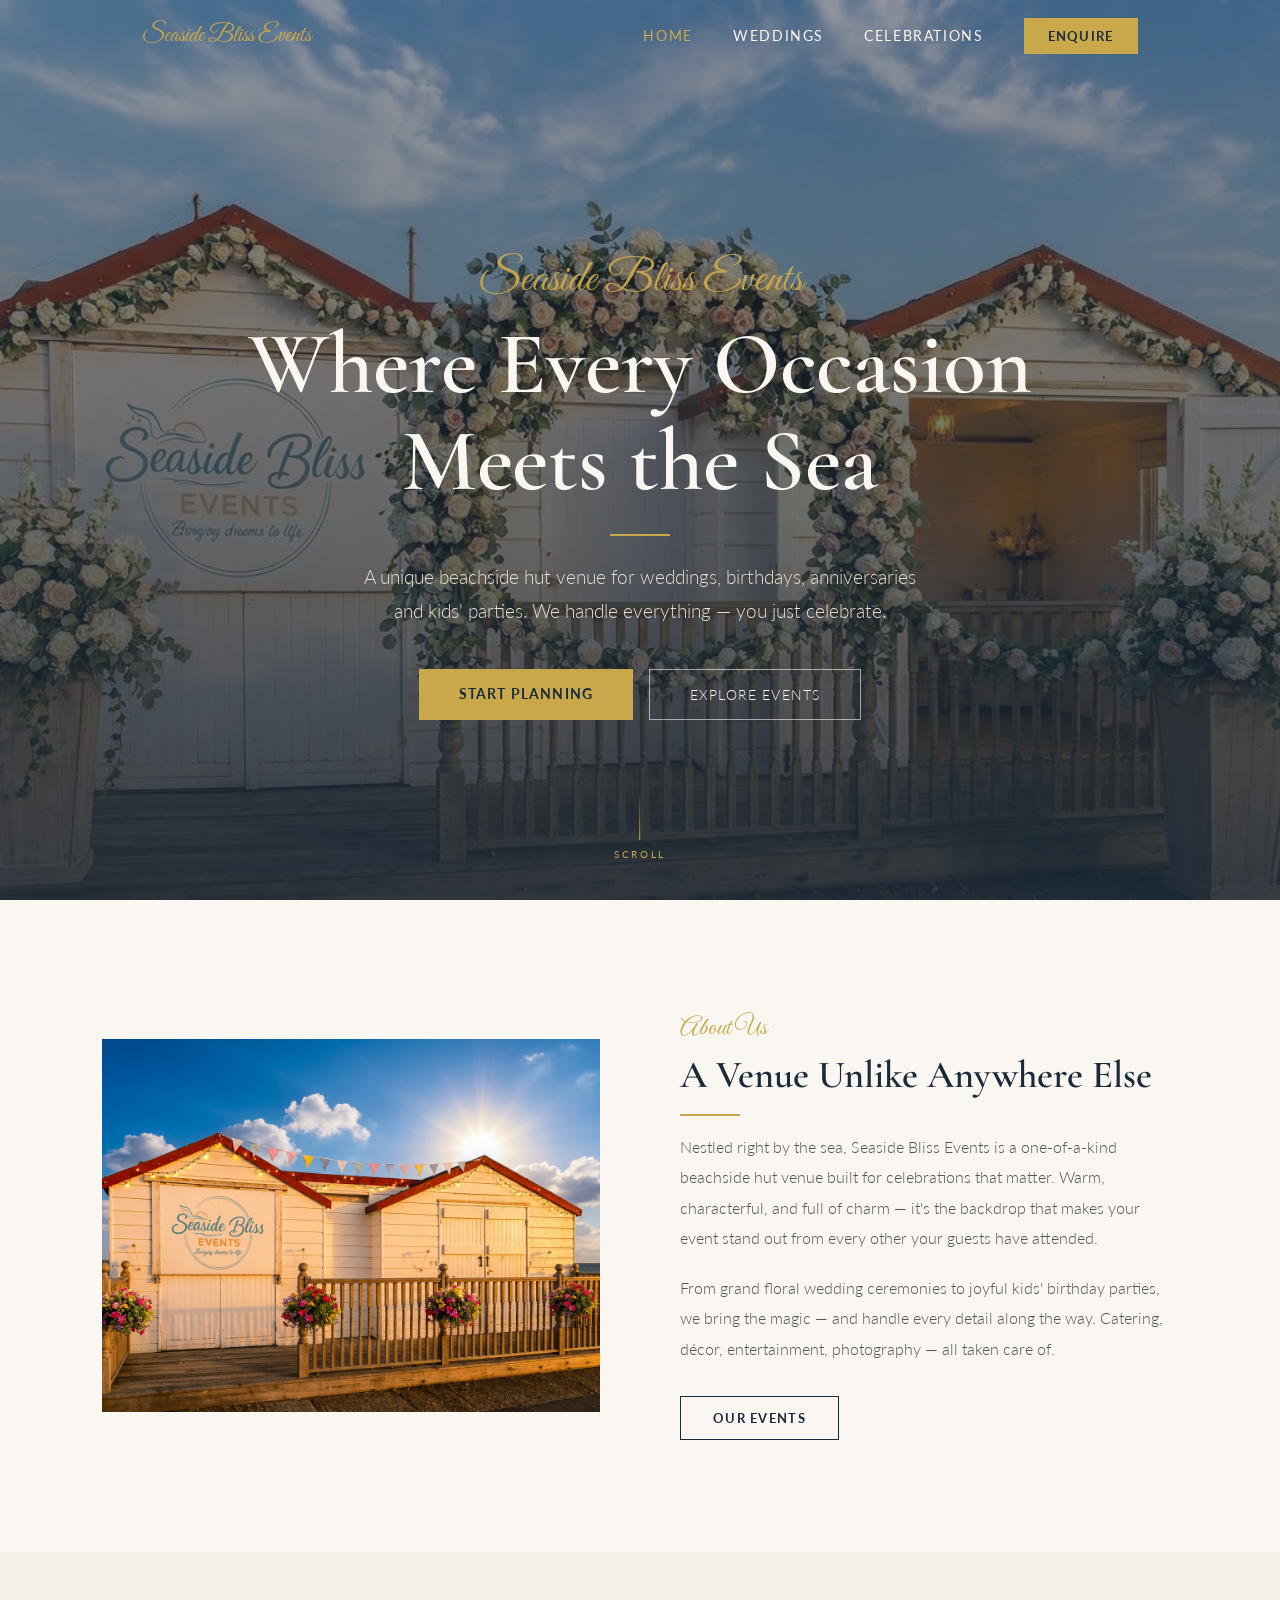
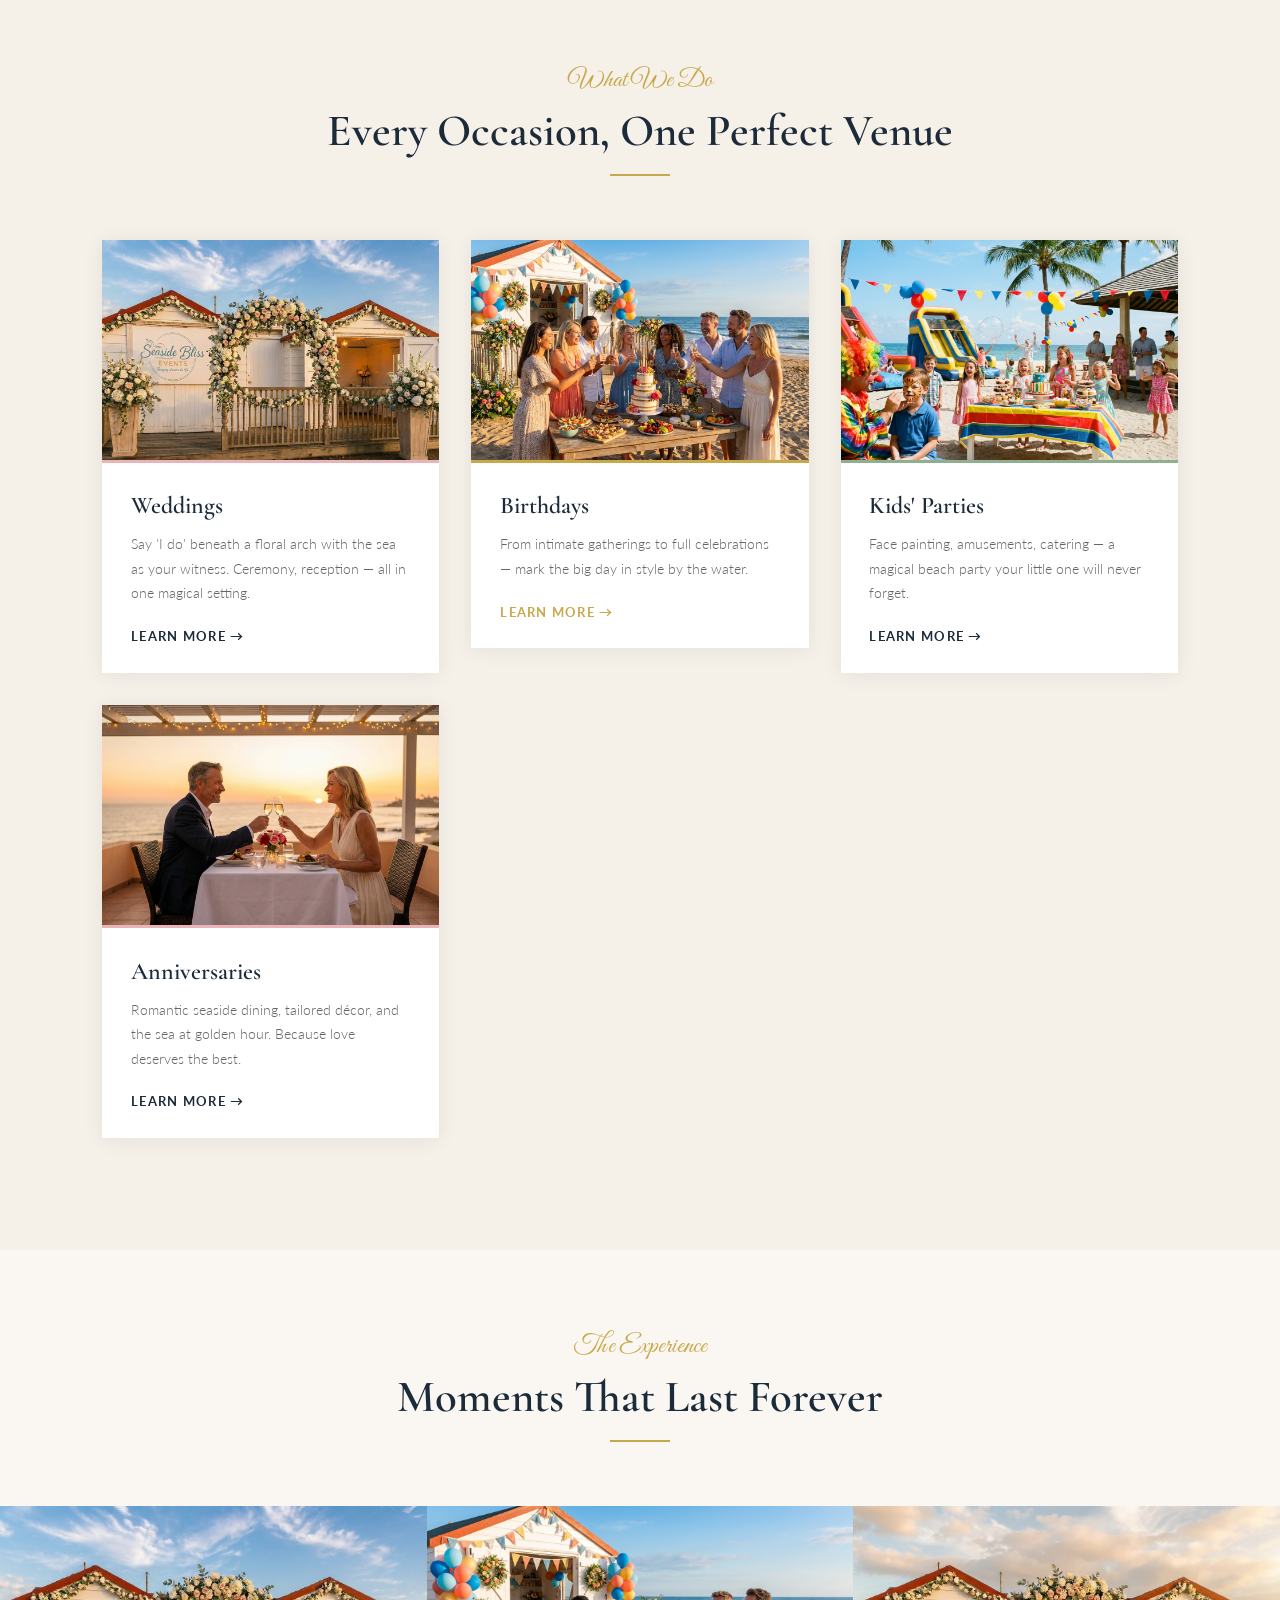
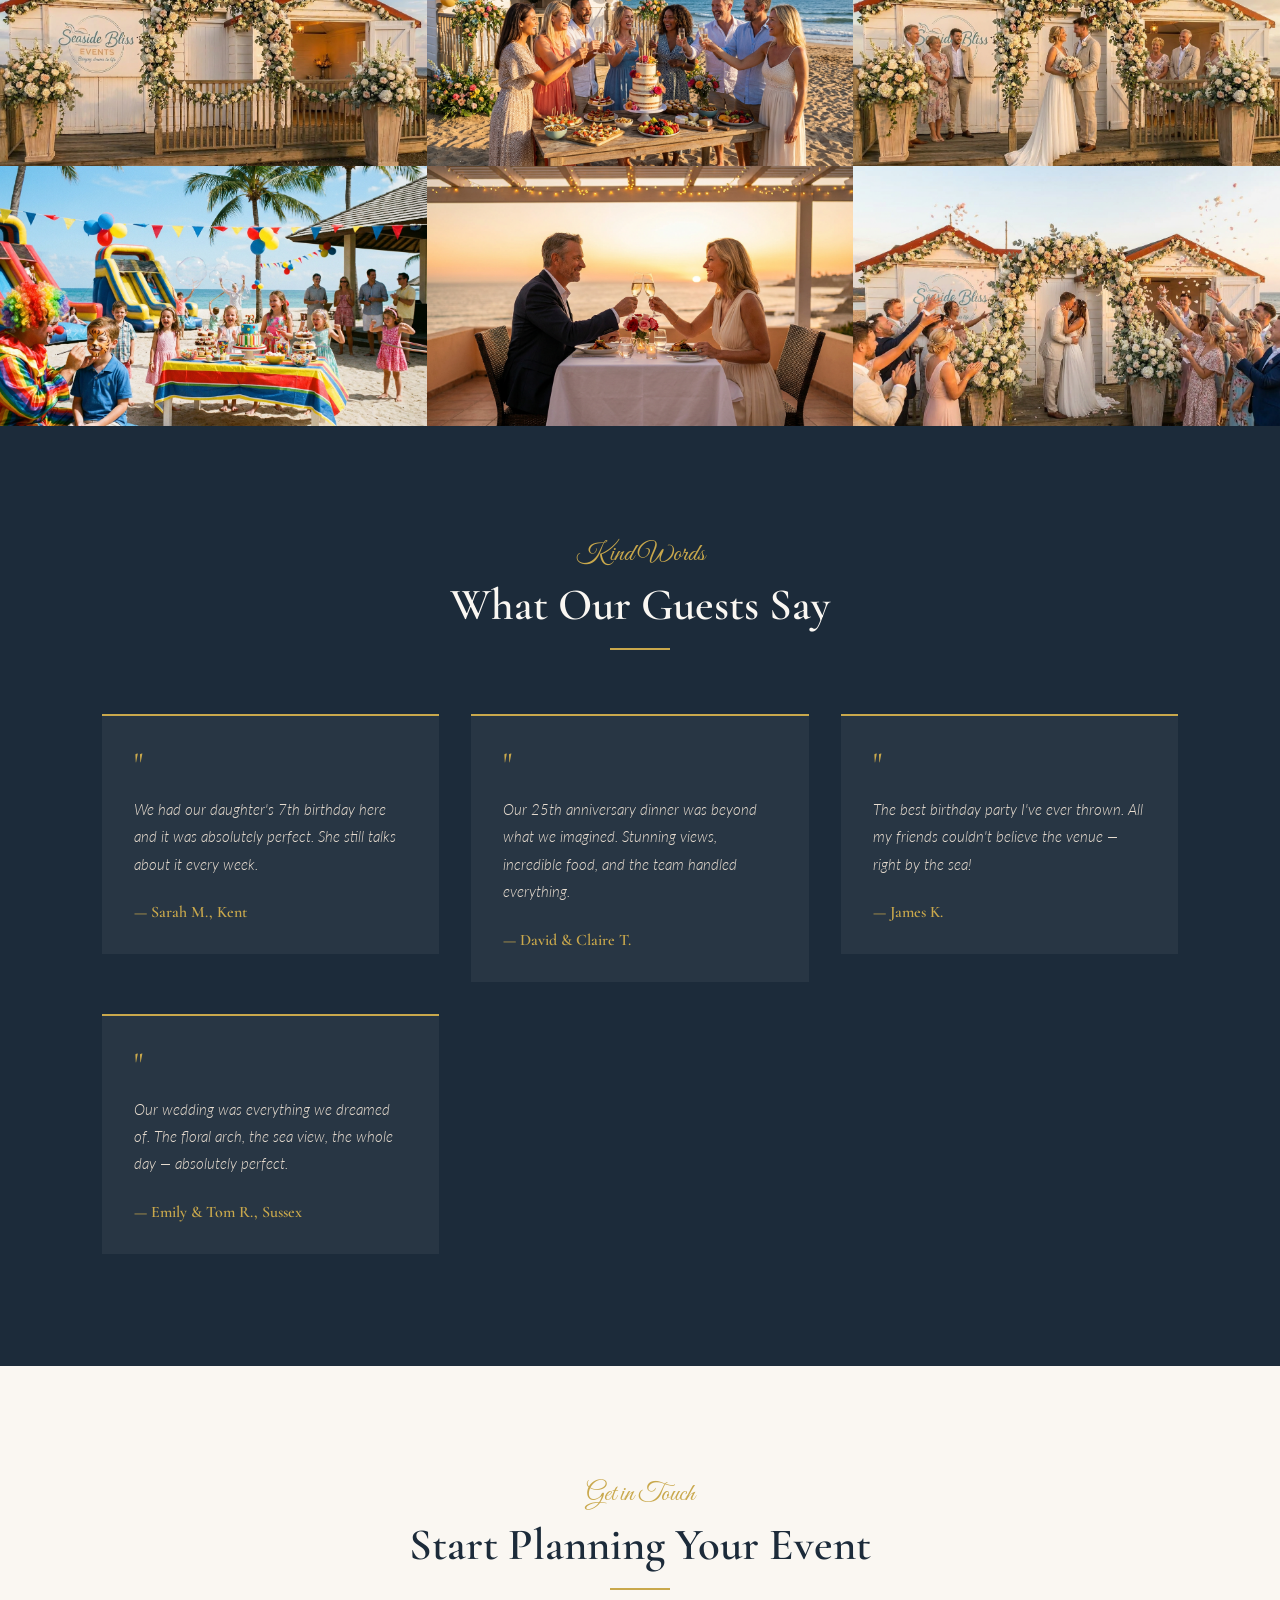
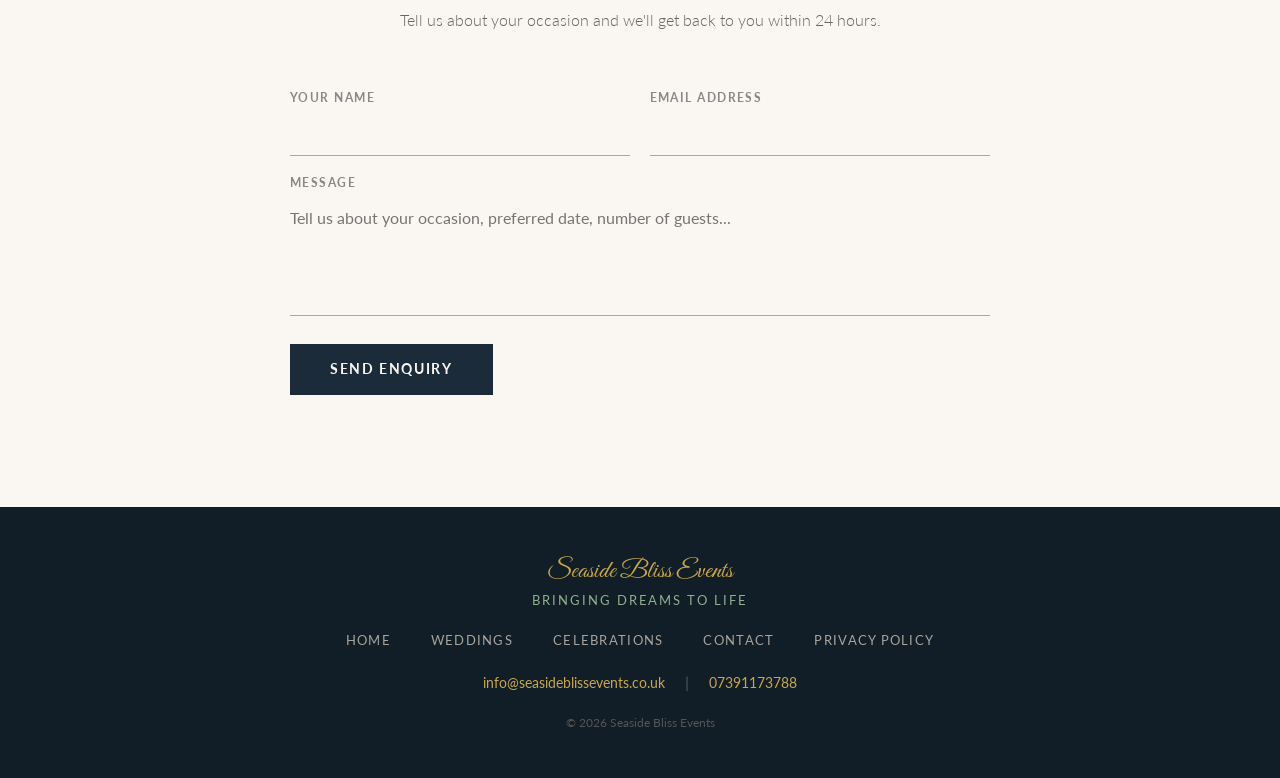
<file: index.html>
<!DOCTYPE html>
<html lang="en-GB">
<head>
  <meta charset="UTF-8" />
  <meta name="viewport" content="width=device-width, initial-scale=1.0" />
  <title>Seaside Bliss Events — Where Every Occasion Meets the Sea</title>
  <meta name="description" content="A unique beachside hut venue for weddings, birthdays, anniversaries and kids' parties. We handle everything — you just celebrate." />
  <link rel="preconnect" href="https://fonts.googleapis.com" />
  <link rel="preconnect" href="https://fonts.gstatic.com" crossorigin />
  <link href="https://fonts.googleapis.com/css2?family=Cormorant+Garamond:wght@300;400;500;600;700&family=Great+Vibes&family=Lato:wght@300;400;700&display=swap" rel="stylesheet" />
  <link rel="icon" href="data:image/svg+xml,<svg xmlns='http://www.w3.org/2000/svg' viewBox='0 0 100 100'><text y='.9em' font-size='90'>&#127796;</text></svg>" />
  <style>
    *, *::before, *::after { box-sizing: border-box; margin: 0; padding: 0; }
    body { background: #FAF7F2; font-family: 'Lato', sans-serif; }
    .reveal-section { opacity: 0; transform: translateY(28px); transition: opacity 0.7s ease, transform 0.7s ease; }
    .reveal-section.revealed { opacity: 1; transform: translateY(0); }
    @media (max-width: 768px) {
      .desktop-nav { display: none !important; }
      .burger-btn { display: flex !important; }
    }
    @media (max-width: 640px) {
      .gallery-grid { grid-template-columns: repeat(2, 1fr) !important; grid-template-rows: repeat(3, 200px) !important; }
    }
    @media (max-width: 700px) {
      .form-grid { grid-template-columns: 1fr !important; }
    }
  </style>

<style>
.desktop-nav a,
.desktop-nav a:link,
.desktop-nav a:visited,
.desktop-nav a:hover,
.desktop-nav a:active{
color:#FAF7F2 !important;
text-decoration:none !important;
}

.desktop-nav a:first-child{
color:#C9A84C !important;
}

.desktop-nav a:last-child{
background:#C9A84C !important;
color:#1C2B3A !important;
padding:0.6rem 1.5rem !important;
font-weight:700 !important;
}
</style>

</head>
<body>

<!-- NAV -->
<nav id="main-nav" style="position:fixed;top:0;left:0;right:0;z-index:100;background:transparent;transition:background 0.4s ease,backdrop-filter 0.4s ease;">
  <div style="max-width:1200px;margin:0 auto;padding:0 8%;display:flex;align-items:center;justify-content:space-between;height:72px;">
    <a href="index.html" style="text-decoration:none;display:flex;flex-direction:column;gap:1px;">
      <span style="font-family:'Great Vibes',cursive;color:#C9A84C;font-size:1.5rem;line-height:1;">Seaside Bliss Events</span>

    </a>
    <div class="desktop-nav" style="display:flex;gap:2.5rem;align-items:center;">
     <a href="index.html" style="font-family:'Lato',sans-serif;color:#C9A84C;text-decoration:none;font-size:0.85rem;letter-spacing:0.12em;text-transform:uppercase;">Home</a>

<a href="weddings.html" style="font-family:'Lato',sans-serif;color:#FAF7F2;text-decoration:none;font-size:0.85rem;letter-spacing:0.12em;text-transform:uppercase;">Weddings</a>

<a href="celebrations.html" style="font-family:'Lato',sans-serif;color:#FAF7F2;text-decoration:none;font-size:0.85rem;letter-spacing:0.12em;text-transform:uppercase;">Celebrations</a>

<a href="contact.html" style="font-family:'Lato',sans-serif;background:#C9A84C;color:#1C2B3A;text-decoration:none;font-size:0.8rem;letter-spacing:0.1em;text-transform:uppercase;padding:0.6rem 1.5rem;font-weight:700;">Enquire</a>
    </div>
    <button class="burger-btn" onclick="toggleMenu()" style="background:none;border:none;cursor:pointer;padding:4px;display:none;" aria-label="Menu">
      <div style="display:flex;flex-direction:column;gap:5px;">
        <div class="bline" style="width:24px;height:1.5px;background:#FAF7F2;transition:all 0.3s;"></div>
        <div class="bline" style="width:24px;height:1.5px;background:#FAF7F2;transition:all 0.3s;"></div>
        <div class="bline" style="width:24px;height:1.5px;background:#FAF7F2;transition:all 0.3s;"></div>
      </div>
    </button>
  </div>
  <div id="mobile-menu" style="display:none;background:rgba(28,43,58,0.98);border-top:1px solid rgba(201,168,76,0.2);padding:1.5rem 8%;">
    <a href="index.html" style="display:block;font-family:'Lato',sans-serif;color:#FAF7F2;text-decoration:none;font-size:1rem;letter-spacing:0.1em;text-transform:uppercase;padding:0.9rem 0;border-bottom:1px solid rgba(201,168,76,0.1);">Home</a>
    <a href="weddings.html" style="display:block;font-family:'Lato',sans-serif;color:#FAF7F2;text-decoration:none;font-size:1rem;letter-spacing:0.1em;text-transform:uppercase;padding:0.9rem 0;border-bottom:1px solid rgba(201,168,76,0.1);">Weddings</a>
    <a href="celebrations.html" style="display:block;font-family:'Lato',sans-serif;color:#FAF7F2;text-decoration:none;font-size:1rem;letter-spacing:0.1em;text-transform:uppercase;padding:0.9rem 0;border-bottom:1px solid rgba(201,168,76,0.1);">Celebrations</a>
    <a href="contact.html" style="display:block;font-family:'Lato',sans-serif;color:#FAF7F2;text-decoration:none;font-size:1rem;letter-spacing:0.1em;text-transform:uppercase;padding:0.9rem 0;">Contact</a>
  </div>
</nav>

<!-- HERO -->
<section style="position:relative;height:100vh;min-height:640px;overflow:hidden;">
  <img src="images/hut_decorated.png" alt="Seaside Bliss Events" style="width:100%;height:100%;object-fit:cover;object-position:center 60%;" />
  <div style="position:absolute;inset:0;background:linear-gradient(to bottom, rgba(28,43,58,0.45) 0%, rgba(28,43,58,0.65) 60%, rgba(28,43,58,0.85) 100%);"></div>
  <div style="position:absolute;inset:0;display:flex;flex-direction:column;align-items:center;justify-content:center;text-align:center;padding:0 8%;padding-top:72px;">
    <p style="font-family:'Great Vibes',cursive;color:#C9A84C;font-size:clamp(1.8rem,3.5vw,2.8rem);margin-bottom:0.5rem;opacity:0.95;">Seaside Bliss Events</p>
    <h1 style="font-family:'Cormorant Garamond',serif;color:#FAF7F2;font-size:clamp(2.8rem,7vw,5.5rem);font-weight:600;line-height:1.1;margin-bottom:1.5rem;max-width:820px;">
      Where Every Occasion Meets the Sea
    </h1>
    <div style="width:60px;height:2px;background:#C9A84C;margin:0 auto 1.5rem;"></div>
    <p style="color:#E8DDD0;font-size:clamp(1rem,2vw,1.2rem);line-height:1.8;margin-bottom:2.5rem;max-width:580px;font-weight:300;">
      A unique beachside hut venue for weddings, birthdays, anniversaries and kids' parties. We handle everything — you just celebrate.
    </p>
    <div style="display:flex;gap:1rem;flex-wrap:wrap;justify-content:center;">
      <a href="contact.html" style="background:#C9A84C;color:#1C2B3A;padding:1rem 2.5rem;font-weight:700;font-size:0.9rem;text-decoration:none;letter-spacing:0.08em;text-transform:uppercase;transition:opacity 0.2s;" onmouseover="this.style.opacity='0.85'" onmouseout="this.style.opacity='1'">
        Start Planning
      </a>
      <a href="#services" style="border:1px solid rgba(250,247,242,0.6);color:#FAF7F2;padding:1rem 2.5rem;font-weight:300;font-size:0.9rem;text-decoration:none;letter-spacing:0.08em;text-transform:uppercase;transition:all 0.2s;" onmouseover="this.style.background='rgba(250,247,242,0.08)'" onmouseout="this.style.background='transparent'">
        Explore Events
      </a>
    </div>
  </div>
  <div style="position:absolute;bottom:2.5rem;left:50%;transform:translateX(-50%);display:flex;flex-direction:column;align-items:center;gap:0.5rem;">
    <div style="width:1px;height:50px;background:linear-gradient(to bottom, transparent, #C9A84C);"></div>
    <p style="color:#C9A84C;font-size:0.65rem;letter-spacing:0.25em;text-transform:uppercase;">Scroll</p>
  </div>
</section>

<!-- ABOUT -->
<section style="padding:7rem 8%;">
  <div style="max-width:1200px;margin:0 auto;display:grid;grid-template-columns:repeat(auto-fit,minmax(300px,1fr));gap:5rem;align-items:center;">
    <div class="reveal-section">
      <div style="position:relative;">
        <img src="images/hut.png" alt="Our Venue" style="width:100%;display:block;object-fit:cover;aspect-ratio:4/3;" />
        <div style="position:absolute;bottom:-1.5rem;right:-1.5rem;background:;padding:1.5rem 2rem;z-index:1;">
        </div>
      </div>
    </div>
    <div class="reveal-section" style="transition-delay:150ms;">
      <p style="font-family:'Great Vibes',cursive;color:#C9A84C;font-size:1.6rem;margin-bottom:0.5rem;">About Us</p>
      <h2 style="font-family:'Cormorant Garamond',serif;color:#1C2B3A;font-size:clamp(1.8rem,3vw,2.6rem);font-weight:600;line-height:1.2;margin-bottom:1rem;">
        A Venue Unlike Anywhere Else
      </h2>
      <div style="width:60px;height:2px;background:#C9A84C;margin:1rem 0;"></div>
      <p style="color:#555;line-height:1.9;font-weight:300;margin-bottom:1.2rem;">
        Nestled right by the sea, Seaside Bliss Events is a one-of-a-kind beachside hut venue built for celebrations that matter. Warm, characterful, and full of charm — it's the backdrop that makes your event stand out from every other your guests have attended.
      </p>
      <p style="color:#555;line-height:1.9;font-weight:300;margin-bottom:2rem;">
        From grand floral wedding ceremonies to joyful kids' birthday parties, we bring the magic — and handle every detail along the way. Catering, décor, entertainment, photography — all taken care of.
      </p>
      <a href="celebrations.html" style="display:inline-block;border:1px solid #1C2B3A;color:#1C2B3A;padding:0.8rem 2rem;font-weight:700;font-size:0.8rem;text-decoration:none;letter-spacing:0.1em;text-transform:uppercase;transition:all 0.2s;" onmouseover="this.style.background='#1C2B3A';this.style.color='#FAF7F2'" onmouseout="this.style.background='transparent';this.style.color='#1C2B3A'">
        Our Events
      </a>
    </div>
  </div>
</section>

<!-- SERVICES -->
<section id="services" style="background:#F5F0E8;padding:7rem 8%;">
  <div style="max-width:1200px;margin:0 auto;">
    <div class="reveal-section">
      <div style="text-align:center;margin-bottom:4rem;">
        <p style="font-family:'Great Vibes',cursive;color:#C9A84C;font-size:1.6rem;margin-bottom:0.5rem;">What We Do</p>
        <h2 style="font-family:'Cormorant Garamond',serif;color:#1C2B3A;font-size:clamp(1.8rem,3.5vw,3rem);font-weight:600;">Every Occasion, One Perfect Venue</h2>
        <div style="width:60px;height:2px;background:#C9A84C;margin:1rem auto;"></div>
      </div>
    </div>
    <div style="display:grid;grid-template-columns:repeat(auto-fit,minmax(260px,1fr));gap:2rem;">

      <div class="reveal-section" style="transition-delay:0ms;">
        <a href="weddings.html" style="text-decoration:none;display:block;overflow:hidden;background:#fff;box-shadow:0 2px 20px rgba(28,43,58,0.07);transition:transform 0.3s,box-shadow 0.3s;" onmouseover="this.style.transform='translateY(-6px)';this.style.boxShadow='0 16px 40px rgba(28,43,58,0.13)'" onmouseout="this.style.transform='translateY(0)';this.style.boxShadow='0 2px 20px rgba(28,43,58,0.07)'">
          <div style="position:relative;overflow:hidden;height:220px;">
            <img src="images/wedding_venue.png" alt="Weddings" style="width:100%;height:100%;object-fit:cover;transition:transform 0.5s;" onmouseover="this.style.transform='scale(1.05)'" onmouseout="this.style.transform='scale(1)'" />
          </div>
          <div style="padding:1.8rem;border-top:3px solid #E8B4B8;">
            <h3 style="font-family:'Cormorant Garamond',serif;color:#1C2B3A;font-size:1.5rem;font-weight:600;margin-bottom:0.75rem;">Weddings</h3>
            <p style="color:#666;line-height:1.7;font-size:0.9rem;font-weight:300;margin-bottom:1.2rem;">Say 'I do' beneath a floral arch with the sea as your witness. Ceremony, reception — all in one magical setting.</p>
            <span style="color:#1C2B3A;font-size:0.8rem;letter-spacing:0.1em;text-transform:uppercase;font-weight:700;">Learn more &rarr;</span>
          </div>
        </a>
      </div>

      <div class="reveal-section" style="transition-delay:80ms;">
        <a href="celebrations.html" style="text-decoration:none;display:block;overflow:hidden;background:#fff;box-shadow:0 2px 20px rgba(28,43,58,0.07);transition:transform 0.3s,box-shadow 0.3s;" onmouseover="this.style.transform='translateY(-6px)';this.style.boxShadow='0 16px 40px rgba(28,43,58,0.13)'" onmouseout="this.style.transform='translateY(0)';this.style.boxShadow='0 2px 20px rgba(28,43,58,0.07)'">
          <div style="position:relative;overflow:hidden;height:220px;">
            <img src="images/celebration_birthday_adult.png" alt="Birthdays" style="width:100%;height:100%;object-fit:cover;transition:transform 0.5s;" onmouseover="this.style.transform='scale(1.05)'" onmouseout="this.style.transform='scale(1)'" />
          </div>
          <div style="padding:1.8rem;border-top:3px solid #C9A84C;">
            <h3 style="font-family:'Cormorant Garamond',serif;color:#1C2B3A;font-size:1.5rem;font-weight:600;margin-bottom:0.75rem;">Birthdays</h3>
            <p style="color:#666;line-height:1.7;font-size:0.9rem;font-weight:300;margin-bottom:1.2rem;">From intimate gatherings to full celebrations — mark the big day in style by the water.</p>
            <span style="color:#C9A84C;font-size:0.8rem;letter-spacing:0.1em;text-transform:uppercase;font-weight:700;">Learn more &rarr;</span>
          </div>
        </a>
      </div>

      <div class="reveal-section" style="transition-delay:160ms;">
        <a href="celebrations.html" style="text-decoration:none;display:block;overflow:hidden;background:#fff;box-shadow:0 2px 20px rgba(28,43,58,0.07);transition:transform 0.3s,box-shadow 0.3s;" onmouseover="this.style.transform='translateY(-6px)';this.style.boxShadow='0 16px 40px rgba(28,43,58,0.13)'" onmouseout="this.style.transform='translateY(0)';this.style.boxShadow='0 2px 20px rgba(28,43,58,0.07)'">
          <div style="position:relative;overflow:hidden;height:220px;">
            <img src="images/celebration_kids_party.png" alt="Kids' Parties" style="width:100%;height:100%;object-fit:cover;transition:transform 0.5s;" onmouseover="this.style.transform='scale(1.05)'" onmouseout="this.style.transform='scale(1)'" />
          </div>
          <div style="padding:1.8rem;border-top:3px solid #8FAF8F;">
            <h3 style="font-family:'Cormorant Garamond',serif;color:#1C2B3A;font-size:1.5rem;font-weight:600;margin-bottom:0.75rem;">Kids' Parties</h3>
            <p style="color:#666;line-height:1.7;font-size:0.9rem;font-weight:300;margin-bottom:1.2rem;">Face painting, amusements, catering — a magical beach party your little one will never forget.</p>
            <span style="color:#1C2B3A;font-size:0.8rem;letter-spacing:0.1em;text-transform:uppercase;font-weight:700;">Learn more &rarr;</span>
          </div>
        </a>
      </div>

      <div class="reveal-section" style="transition-delay:240ms;">
        <a href="celebrations.html" style="text-decoration:none;display:block;overflow:hidden;background:#fff;box-shadow:0 2px 20px rgba(28,43,58,0.07);transition:transform 0.3s,box-shadow 0.3s;" onmouseover="this.style.transform='translateY(-6px)';this.style.boxShadow='0 16px 40px rgba(28,43,58,0.13)'" onmouseout="this.style.transform='translateY(0)';this.style.boxShadow='0 2px 20px rgba(28,43,58,0.07)'">
          <div style="position:relative;overflow:hidden;height:220px;">
            <img src="images/celebration_anniversary.png" alt="Anniversaries" style="width:100%;height:100%;object-fit:cover;transition:transform 0.5s;" onmouseover="this.style.transform='scale(1.05)'" onmouseout="this.style.transform='scale(1)'" />
          </div>
          <div style="padding:1.8rem;border-top:3px solid #E8B4B8;">
            <h3 style="font-family:'Cormorant Garamond',serif;color:#1C2B3A;font-size:1.5rem;font-weight:600;margin-bottom:0.75rem;">Anniversaries</h3>
            <p style="color:#666;line-height:1.7;font-size:0.9rem;font-weight:300;margin-bottom:1.2rem;">Romantic seaside dining, tailored décor, and the sea at golden hour. Because love deserves the best.</p>
            <span style="color:#1C2B3A;font-size:0.8rem;letter-spacing:0.1em;text-transform:uppercase;font-weight:700;">Learn more &rarr;</span>
          </div>
        </a>
      </div>

    </div>
  </div>
</section>

<!-- GALLERY -->
<section style="padding:0;">
  <div class="reveal-section">
    <div style="text-align:center;padding:5rem 8% 3rem;">
      <p style="font-family:'Great Vibes',cursive;color:#C9A84C;font-size:1.6rem;margin-bottom:0.5rem;">The Experience</p>
      <h2 style="font-family:'Cormorant Garamond',serif;color:#1C2B3A;font-size:clamp(1.8rem,3.5vw,3rem);font-weight:600;">Moments That Last Forever</h2>
      <div style="width:60px;height:2px;background:#C9A84C;margin:1rem auto;"></div>
    </div>
  </div>
  <div class="gallery-grid" style="display:grid;grid-template-columns:repeat(3,1fr);grid-template-rows:repeat(2,260px);">
    <div style="overflow:hidden;position:relative;"><img src="images/wedding_venue.png" alt="Gallery 1" style="width:100%;height:100%;object-fit:cover;transition:transform 0.6s ease;" onmouseover="this.style.transform='scale(1.06)'" onmouseout="this.style.transform='scale(1)'" /></div>
    <div style="overflow:hidden;position:relative;"><img src="images/celebration_birthday_adult.png" alt="Gallery 2" style="width:100%;height:100%;object-fit:cover;transition:transform 0.6s ease;" onmouseover="this.style.transform='scale(1.06)'" onmouseout="this.style.transform='scale(1)'" /></div>
    <div style="overflow:hidden;position:relative;"><img src="images/wedding_vows.png" alt="Gallery 3" style="width:100%;height:100%;object-fit:cover;transition:transform 0.6s ease;" onmouseover="this.style.transform='scale(1.06)'" onmouseout="this.style.transform='scale(1)'" /></div>
    <div style="overflow:hidden;position:relative;"><img src="images/celebration_kids_party.png" alt="Gallery 4" style="width:100%;height:100%;object-fit:cover;transition:transform 0.6s ease;" onmouseover="this.style.transform='scale(1.06)'" onmouseout="this.style.transform='scale(1)'" /></div>
    <div style="overflow:hidden;position:relative;"><img src="images/celebration_anniversary.png" alt="Gallery 5" style="width:100%;height:100%;object-fit:cover;transition:transform 0.6s ease;" onmouseover="this.style.transform='scale(1.06)'" onmouseout="this.style.transform='scale(1)'" /></div>
    <div style="overflow:hidden;position:relative;"><img src="images/wedding_kiss.png" alt="Gallery 6" style="width:100%;height:100%;object-fit:cover;transition:transform 0.6s ease;" onmouseover="this.style.transform='scale(1.06)'" onmouseout="this.style.transform='scale(1)'" /></div>
  </div>
</section>

<!-- TESTIMONIALS -->
<section style="background:#1C2B3A;padding:7rem 8%;">
  <div style="max-width:1200px;margin:0 auto;">
    <div class="reveal-section">
      <div style="text-align:center;margin-bottom:4rem;">
        <p style="font-family:'Great Vibes',cursive;color:#C9A84C;font-size:1.6rem;margin-bottom:0.5rem;">Kind Words</p>
        <h2 style="font-family:'Cormorant Garamond',serif;color:#FAF7F2;font-size:clamp(1.8rem,3.5vw,3rem);font-weight:600;">What Our Guests Say</h2>
        <div style="width:60px;height:2px;background:#C9A84C;margin:1rem auto;"></div>
      </div>
    </div>
    <div style="display:grid;grid-template-columns:repeat(auto-fit,minmax(260px,1fr));gap:2rem;">

      <div class="reveal-section" style="transition-delay:0ms;">
        <div style="border-top:2px solid #C9A84C;padding:2rem;background:rgba(250,247,242,0.05);">
          <p style="color:#C9A84C;font-size:2rem;line-height:1;margin-bottom:1rem;font-family:'Cormorant Garamond',serif;">"</p>
          <p style="color:#E8DDD0;line-height:1.8;font-style:italic;font-weight:300;margin-bottom:1.5rem;font-size:0.95rem;">We had our daughter's 7th birthday here and it was absolutely perfect. She still talks about it every week.</p>
          <p style="font-family:'Cormorant Garamond',serif;color:#C9A84C;font-weight:600;">— Sarah M., Kent</p>
        </div>
      </div>

      <div class="reveal-section" style="transition-delay:80ms;">
        <div style="border-top:2px solid #C9A84C;padding:2rem;background:rgba(250,247,242,0.05);">
          <p style="color:#C9A84C;font-size:2rem;line-height:1;margin-bottom:1rem;font-family:'Cormorant Garamond',serif;">"</p>
          <p style="color:#E8DDD0;line-height:1.8;font-style:italic;font-weight:300;margin-bottom:1.5rem;font-size:0.95rem;">Our 25th anniversary dinner was beyond what we imagined. Stunning views, incredible food, and the team handled everything.</p>
          <p style="font-family:'Cormorant Garamond',serif;color:#C9A84C;font-weight:600;">— David &amp; Claire T.</p>
        </div>
      </div>

      <div class="reveal-section" style="transition-delay:160ms;">
        <div style="border-top:2px solid #C9A84C;padding:2rem;background:rgba(250,247,242,0.05);">
          <p style="color:#C9A84C;font-size:2rem;line-height:1;margin-bottom:1rem;font-family:'Cormorant Garamond',serif;">"</p>
          <p style="color:#E8DDD0;line-height:1.8;font-style:italic;font-weight:300;margin-bottom:1.5rem;font-size:0.95rem;">The best birthday party I've ever thrown. All my friends couldn't believe the venue — right by the sea!</p>
          <p style="font-family:'Cormorant Garamond',serif;color:#C9A84C;font-weight:600;">— James K.</p>
        </div>
      </div>

      <div class="reveal-section" style="transition-delay:240ms;">
        <div style="border-top:2px solid #C9A84C;padding:2rem;background:rgba(250,247,242,0.05);">
          <p style="color:#C9A84C;font-size:2rem;line-height:1;margin-bottom:1rem;font-family:'Cormorant Garamond',serif;">"</p>
          <p style="color:#E8DDD0;line-height:1.8;font-style:italic;font-weight:300;margin-bottom:1.5rem;font-size:0.95rem;">Our wedding was everything we dreamed of. The floral arch, the sea view, the whole day — absolutely perfect.</p>
          <p style="font-family:'Cormorant Garamond',serif;color:#C9A84C;font-weight:600;">— Emily &amp; Tom R., Sussex</p>
        </div>
      </div>

    </div>
  </div>
</section>

<!-- CONTACT FORM -->
<section id="contact" style="padding:7rem 8%;background:#FAF7F2;">
  <div style="max-width:700px;margin:0 auto;">
    <div class="reveal-section">
      <div style="text-align:center;margin-bottom:3.5rem;">
        <p style="font-family:'Great Vibes',cursive;color:#C9A84C;font-size:1.6rem;margin-bottom:0.5rem;">Get in Touch</p>
        <h2 style="font-family:'Cormorant Garamond',serif;color:#1C2B3A;font-size:clamp(1.8rem,3.5vw,2.8rem);font-weight:600;">Start Planning Your Event</h2>
        <div style="width:60px;height:2px;background:#C9A84C;margin:1rem auto;"></div>
        <p style="color:#666;line-height:1.8;font-weight:300;">Tell us about your occasion and we'll get back to you within 24 hours.</p>
      </div>
    </div>
    <div class="reveal-section" style="transition-delay:100ms;">
      <form action="https://formspree.io/f/mkoyqyzb" method="POST" style="display:flex;flex-direction:column;gap:1.2rem;">
        <div class="form-grid" style="display:grid;grid-template-columns:1fr 1fr;gap:1.2rem;">
          <div style="display:flex;flex-direction:column;gap:0.4rem;">
            <label style="font-size:0.75rem;letter-spacing:0.12em;text-transform:uppercase;color:#888;font-weight:700;">Your Name</label>
            <input type="text" name="name" required style="border:none;border-bottom:1px solid #C9A84C;background:transparent;padding:0.75rem 0;font-size:1rem;color:#1C2B3A;outline:none;font-family:'Lato',sans-serif;" />
          </div>
          <div style="display:flex;flex-direction:column;gap:0.4rem;">
            <label style="font-size:0.75rem;letter-spacing:0.12em;text-transform:uppercase;color:#888;font-weight:700;">Email Address</label>
            <input type="email" name="email" required style="border:none;border-bottom:1px solid #C9A84C;background:transparent;padding:0.75rem 0;font-size:1rem;color:#1C2B3A;outline:none;font-family:'Lato',sans-serif;" />
          </div>
        </div>
        <div style="display:flex;flex-direction:column;gap:0.4rem;">
          <label style="font-size:0.75rem;letter-spacing:0.12em;text-transform:uppercase;color:#888;font-weight:700;">Message</label>
          <textarea name="message" rows="5" placeholder="Tell us about your occasion, preferred date, number of guests..." style="border:none;border-bottom:1px solid #C9A84C;background:transparent;padding:0.75rem 0;font-size:1rem;color:#1C2B3A;outline:none;font-family:'Lato',sans-serif;resize:none;"></textarea>
        </div>
        <button type="submit" style="background:#1C2B3A;color:#FAF7F2;padding:1.1rem 2.5rem;border:none;cursor:pointer;font-size:0.85rem;letter-spacing:0.12em;text-transform:uppercase;font-weight:700;font-family:'Lato',sans-serif;margin-top:0.5rem;transition:background 0.2s;align-self:flex-start;" onmouseover="this.style.background='#C9A84C';this.style.color='#1C2B3A'" onmouseout="this.style.background='#1C2B3A';this.style.color='#FAF7F2'">
          Send Enquiry
        </button>
      </form>
    </div>
  </div>
</section>

<!-- FOOTER -->
<footer style="background:#111D27;padding:3rem 8%;text-align:center;">
  <p style="font-family:'Great Vibes',cursive;color:#C9A84C;font-size:1.6rem;margin-bottom:0.3rem;">Seaside Bliss Events</p>
  <p style="color:#8FAF8F;font-size:0.8rem;letter-spacing:0.15em;text-transform:uppercase;margin-bottom:1.5rem;">Bringing dreams to life</p>
  <div style="display:flex;justify-content:center;gap:2.5rem;flex-wrap:wrap;margin-bottom:1.5rem;">
    <a href="index.html" style="color:#E8DDD0;text-decoration:none;font-size:0.8rem;letter-spacing:0.1em;text-transform:uppercase;opacity:0.7;transition:opacity 0.2s;" onmouseover="this.style.opacity='1'" onmouseout="this.style.opacity='0.7'">Home</a>
    <a href="weddings.html" style="color:#E8DDD0;text-decoration:none;font-size:0.8rem;letter-spacing:0.1em;text-transform:uppercase;opacity:0.7;transition:opacity 0.2s;" onmouseover="this.style.opacity='1'" onmouseout="this.style.opacity='0.7'">Weddings</a>
    <a href="celebrations.html" style="color:#E8DDD0;text-decoration:none;font-size:0.8rem;letter-spacing:0.1em;text-transform:uppercase;opacity:0.7;transition:opacity 0.2s;" onmouseover="this.style.opacity='1'" onmouseout="this.style.opacity='0.7'">Celebrations</a>
    <a href="contact.html" style="color:#E8DDD0;text-decoration:none;font-size:0.8rem;letter-spacing:0.1em;text-transform:uppercase;opacity:0.7;transition:opacity 0.2s;" onmouseover="this.style.opacity='1'" onmouseout="this.style.opacity='0.7'">Contact</a>
    <a href="privacy.html" style="color:#E8DDD0;text-decoration:none;font-size:0.8rem;letter-spacing:0.1em;text-transform:uppercase;opacity:0.7;transition:opacity 0.2s;" onmouseover="this.style.opacity='1'" onmouseout="this.style.opacity='0.7'">Privacy Policy</a>
  </div>
  <div style="margin-bottom:1.5rem;">
    <a href="mailto:info@seasideblissevents.co.uk" style="color:#C9A84C;text-decoration:none;font-size:0.85rem;margin:0 1rem;" onmouseover="this.style.opacity='0.8'" onmouseout="this.style.opacity='1'">info@seasideblissevents.co.uk</a>
    <span style="color:#555;">|</span>
    <a href="tel:+447391173788" style="color:#C9A84C;text-decoration:none;font-size:0.85rem;margin:0 1rem;" onmouseover="this.style.opacity='0.8'" onmouseout="this.style.opacity='1'">07391173788</a>
  </div>
  <p style="color:#555;font-size:0.75rem;">&copy; <span id="yr"></span> Seaside Bliss Events </p>
</footer>

<script>
  document.getElementById('yr').textContent = new Date().getFullYear();

  // Scroll reveal
  const observer = new IntersectionObserver((entries) => {
    entries.forEach(e => { if (e.isIntersecting) { e.target.classList.add('revealed'); observer.unobserve(e.target); } });
  }, { threshold: 0.12 });
  document.querySelectorAll('.reveal-section').forEach(el => observer.observe(el));

  // Nav scroll behaviour
  const nav = document.getElementById('main-nav');
  window.addEventListener('scroll', () => {
    if (window.scrollY > 40) {
      nav.style.background = 'rgba(28,43,58,0.97)';
      nav.style.backdropFilter = 'blur(8px)';
      nav.style.borderBottom = '1px solid rgba(201,168,76,0.2)';
    } else {
      nav.style.background = 'transparent';
      nav.style.backdropFilter = 'none';
      nav.style.borderBottom = 'none';
    }
  });

  // Mobile menu
  function toggleMenu() {
    const m = document.getElementById('mobile-menu');
    m.style.display = m.style.display === 'none' ? 'block' : 'none';
  }
</script>
</body>
</html>
</file>
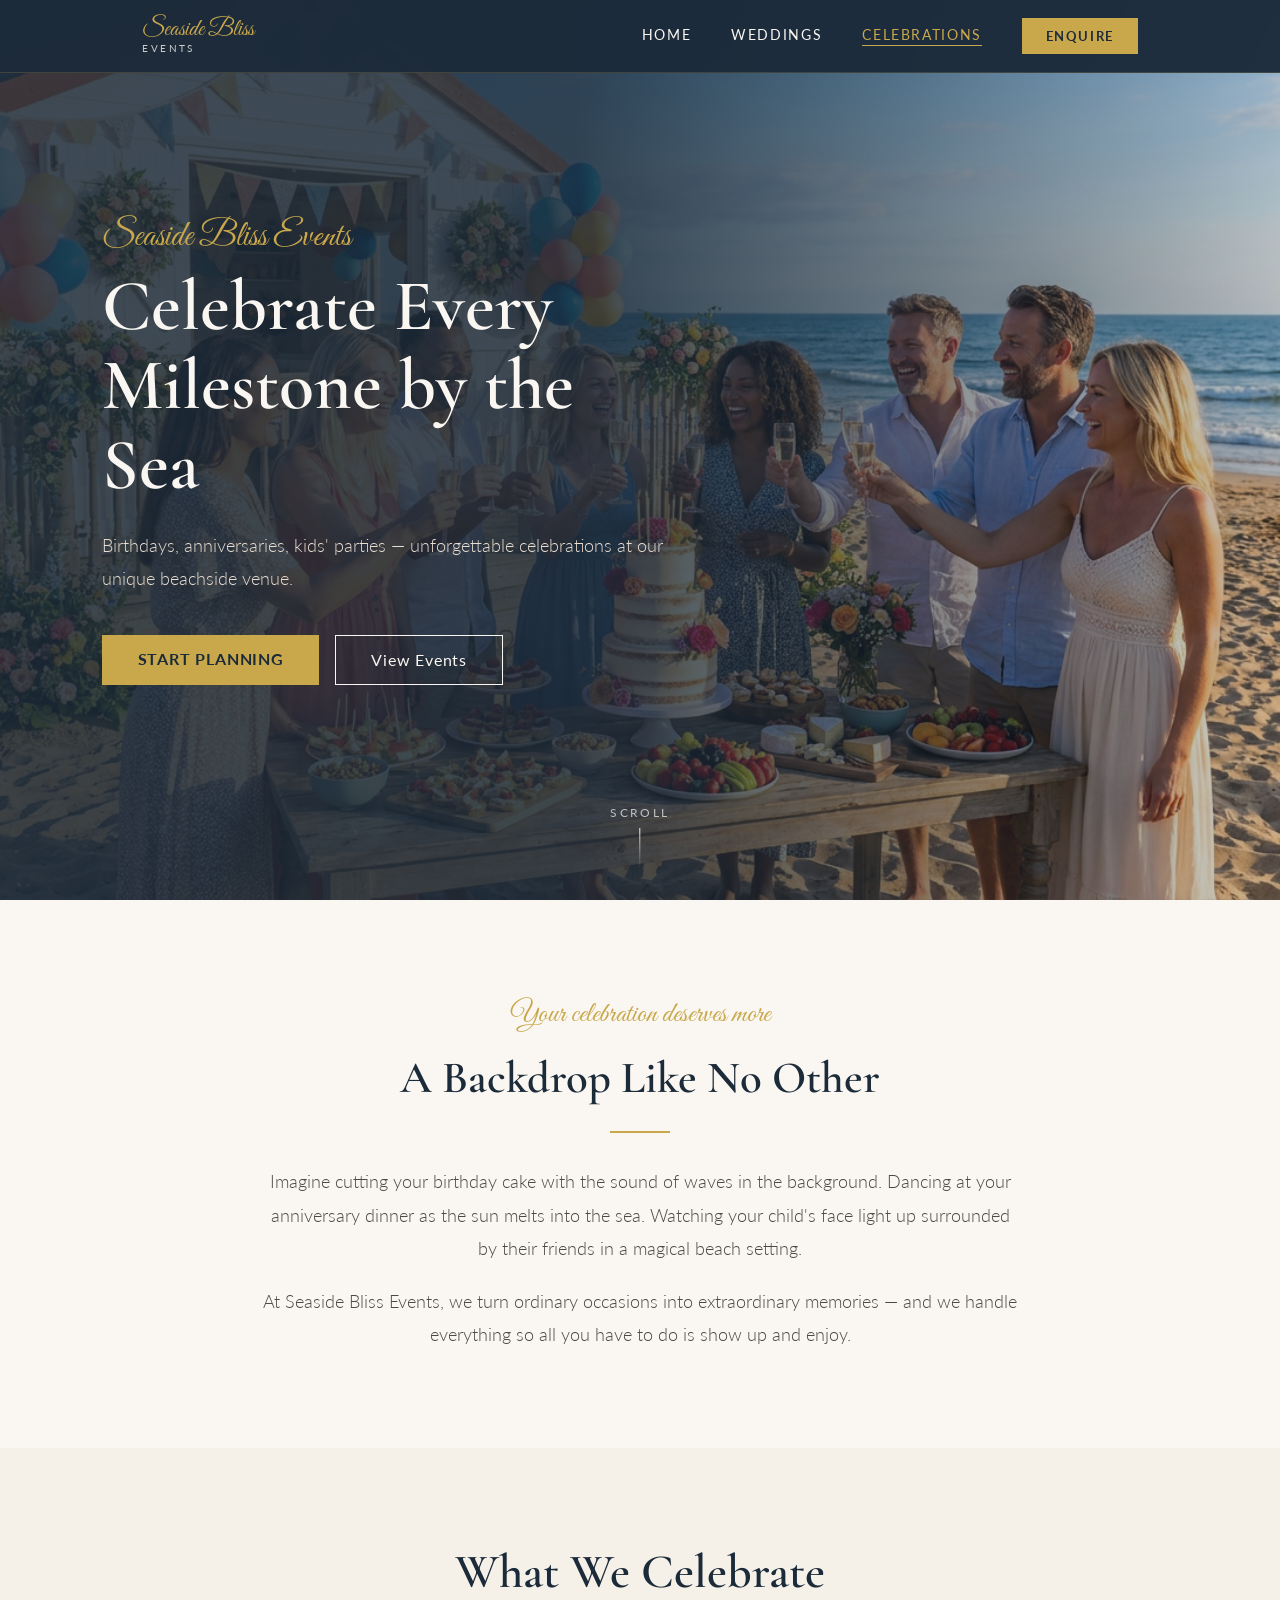
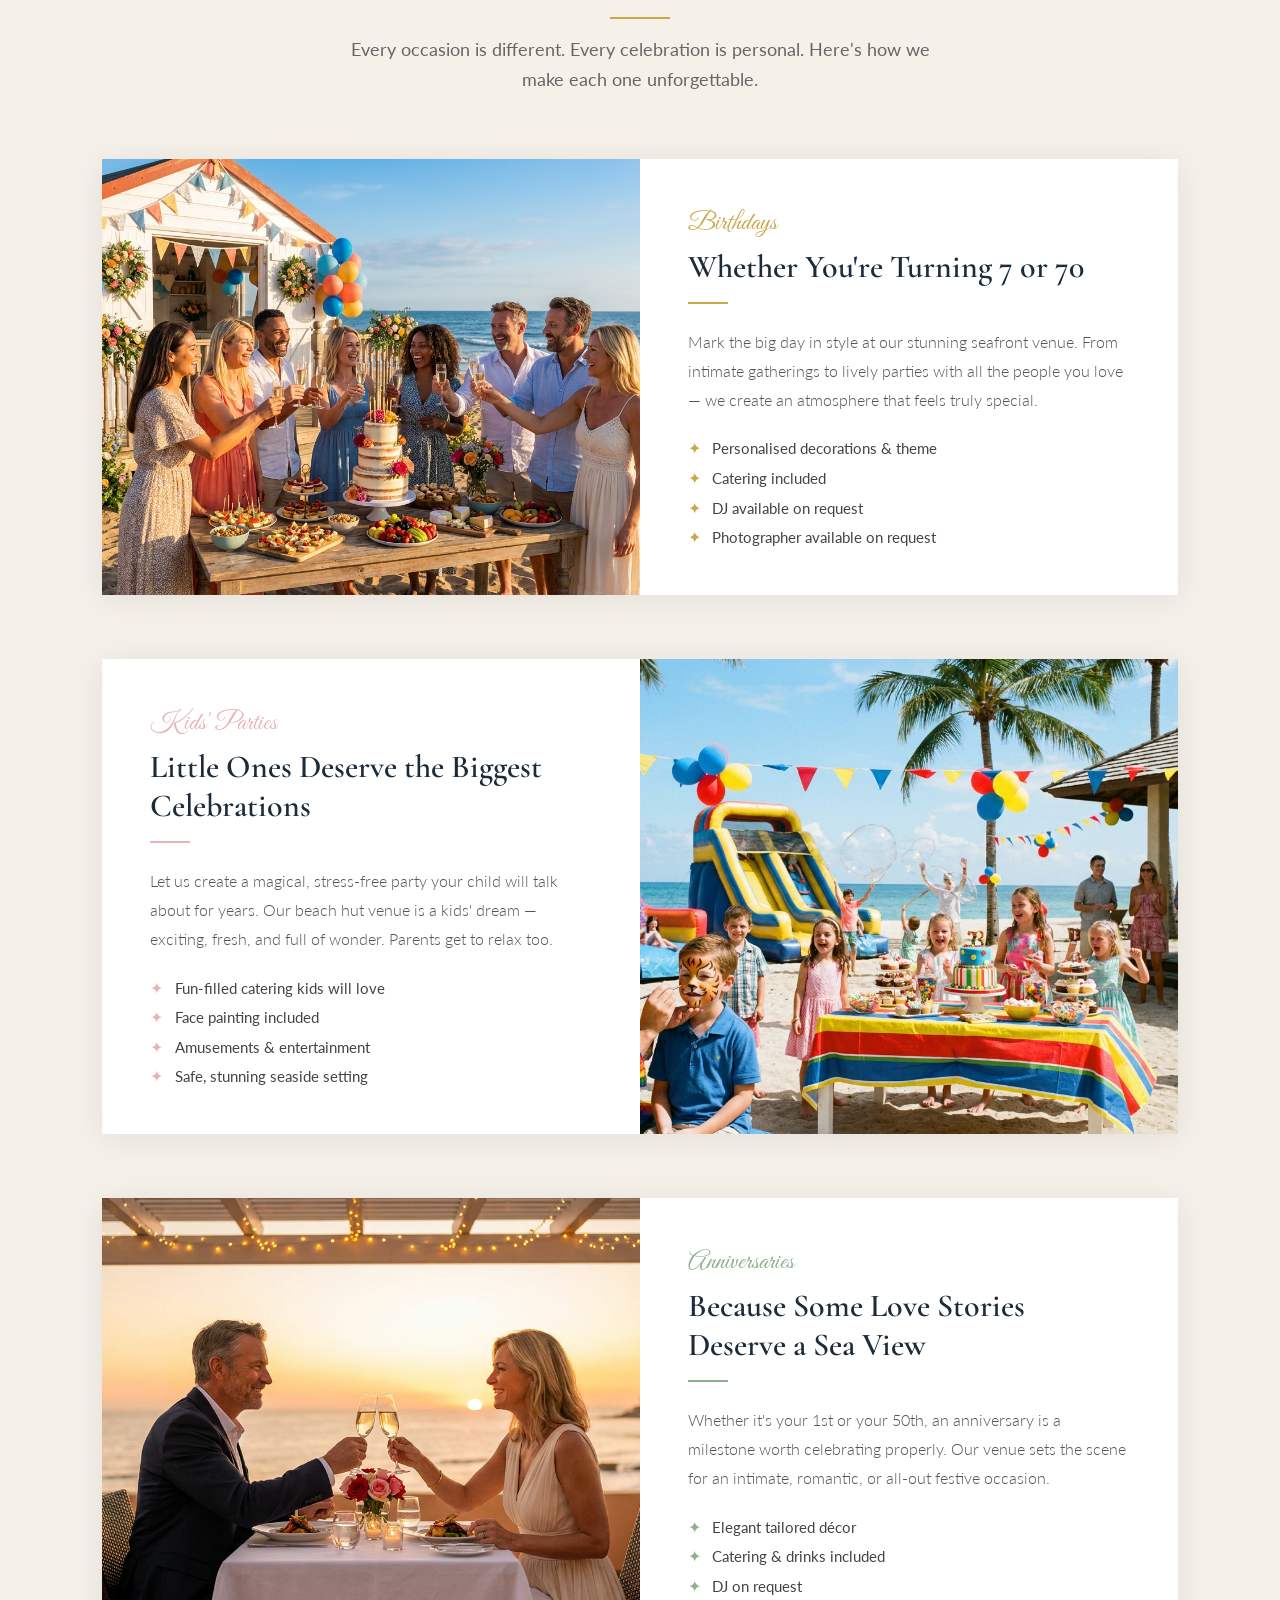
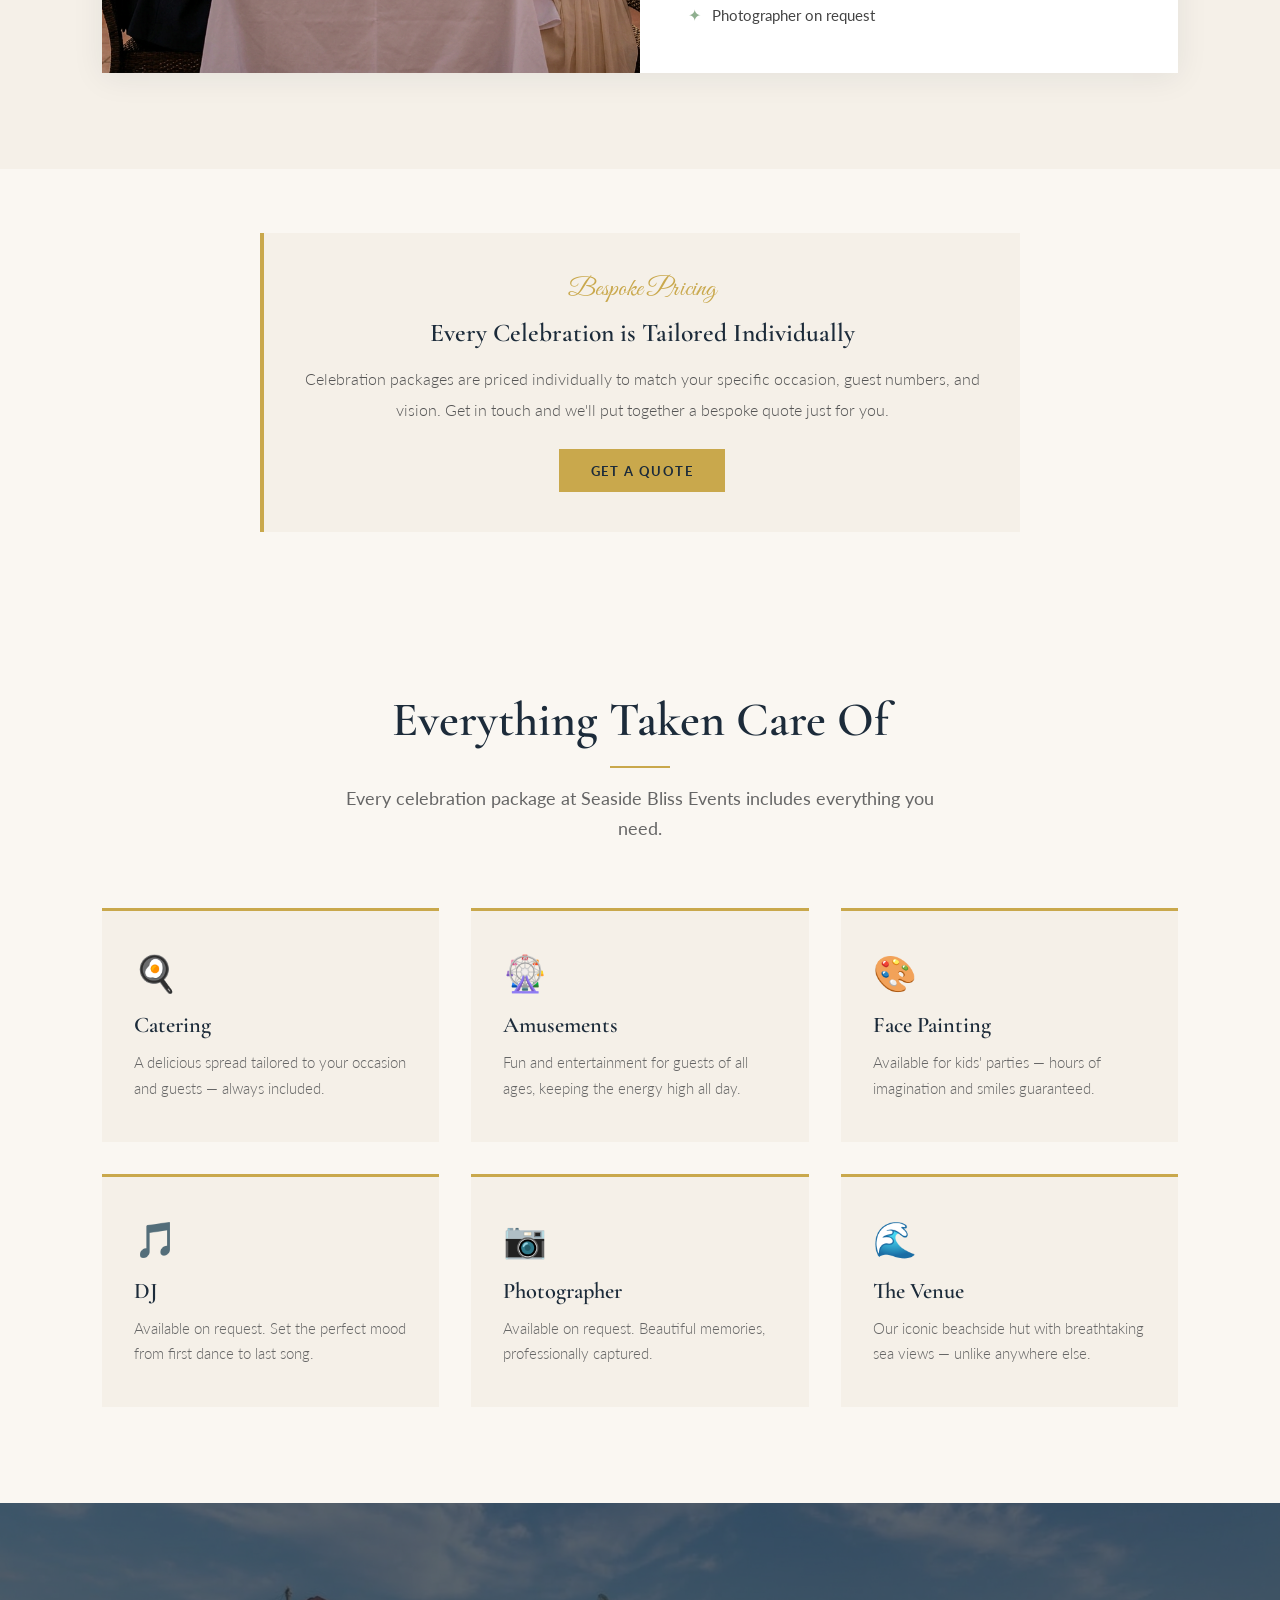
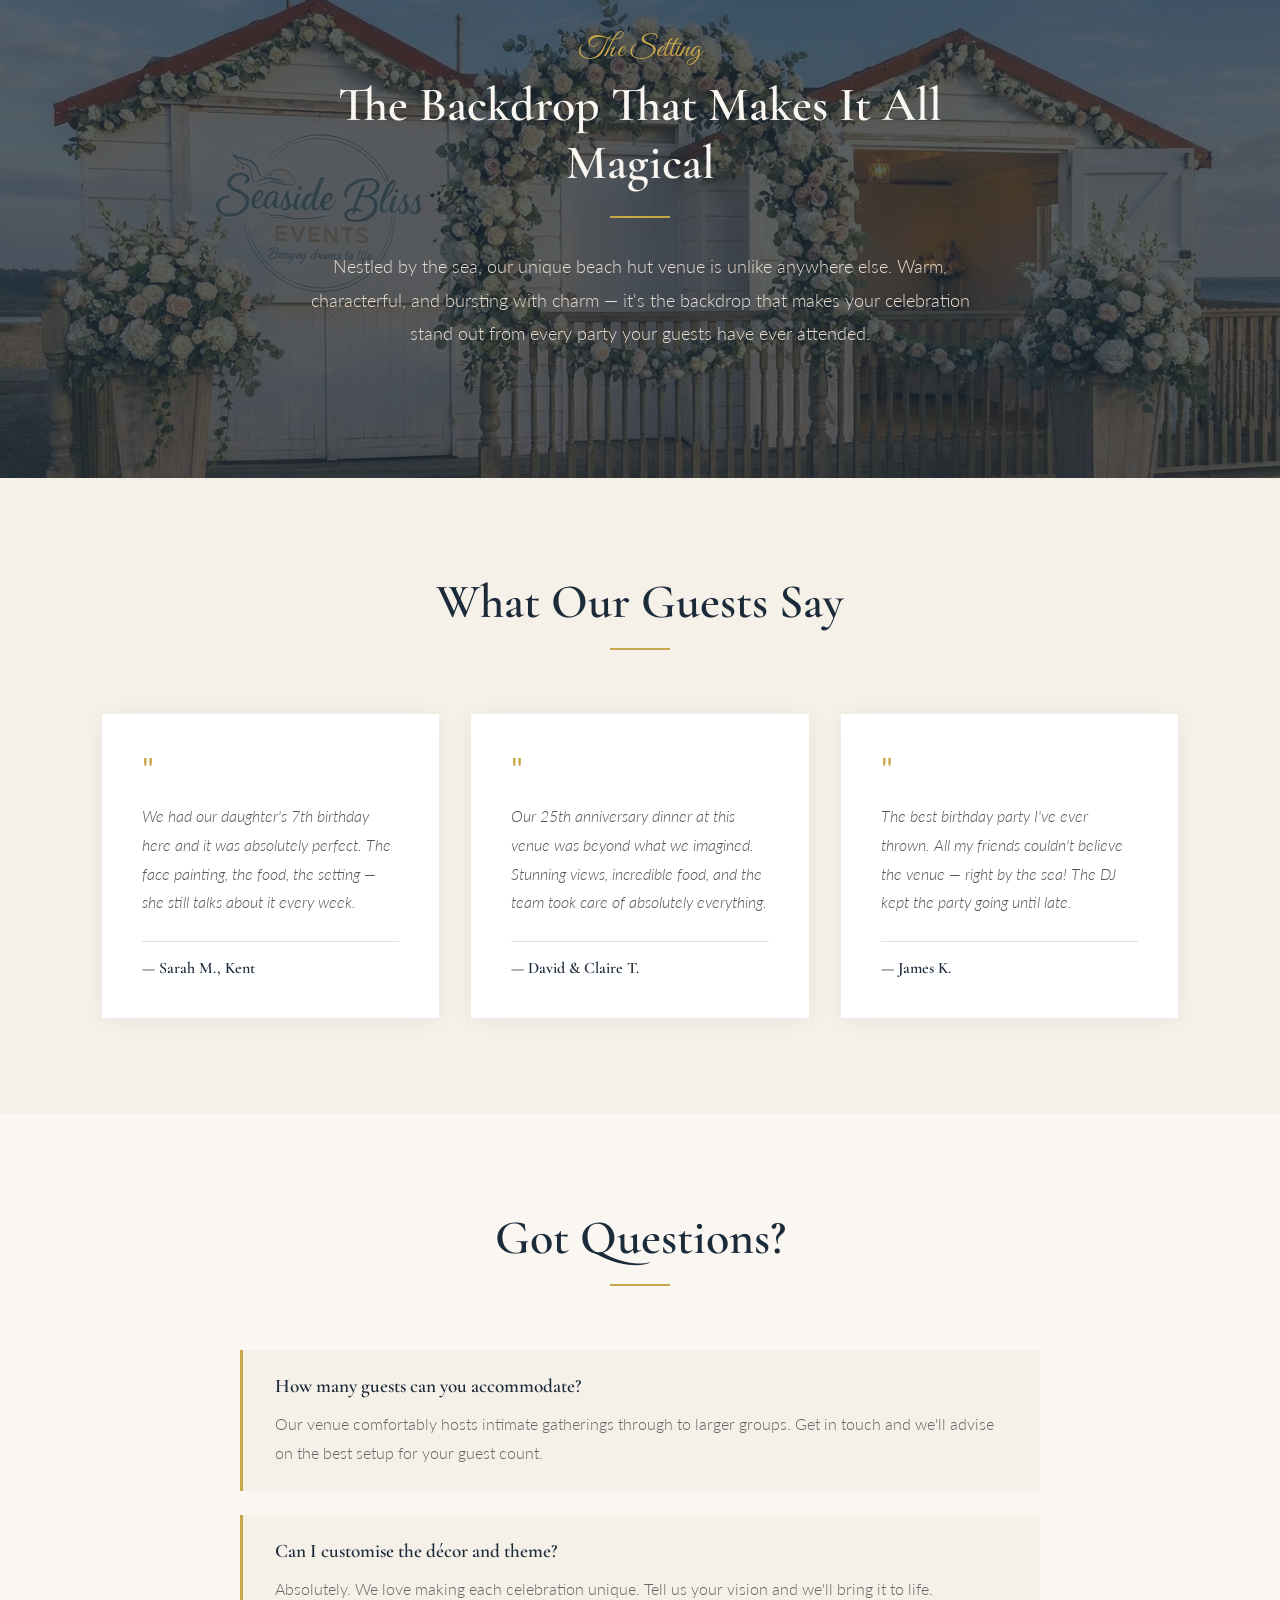
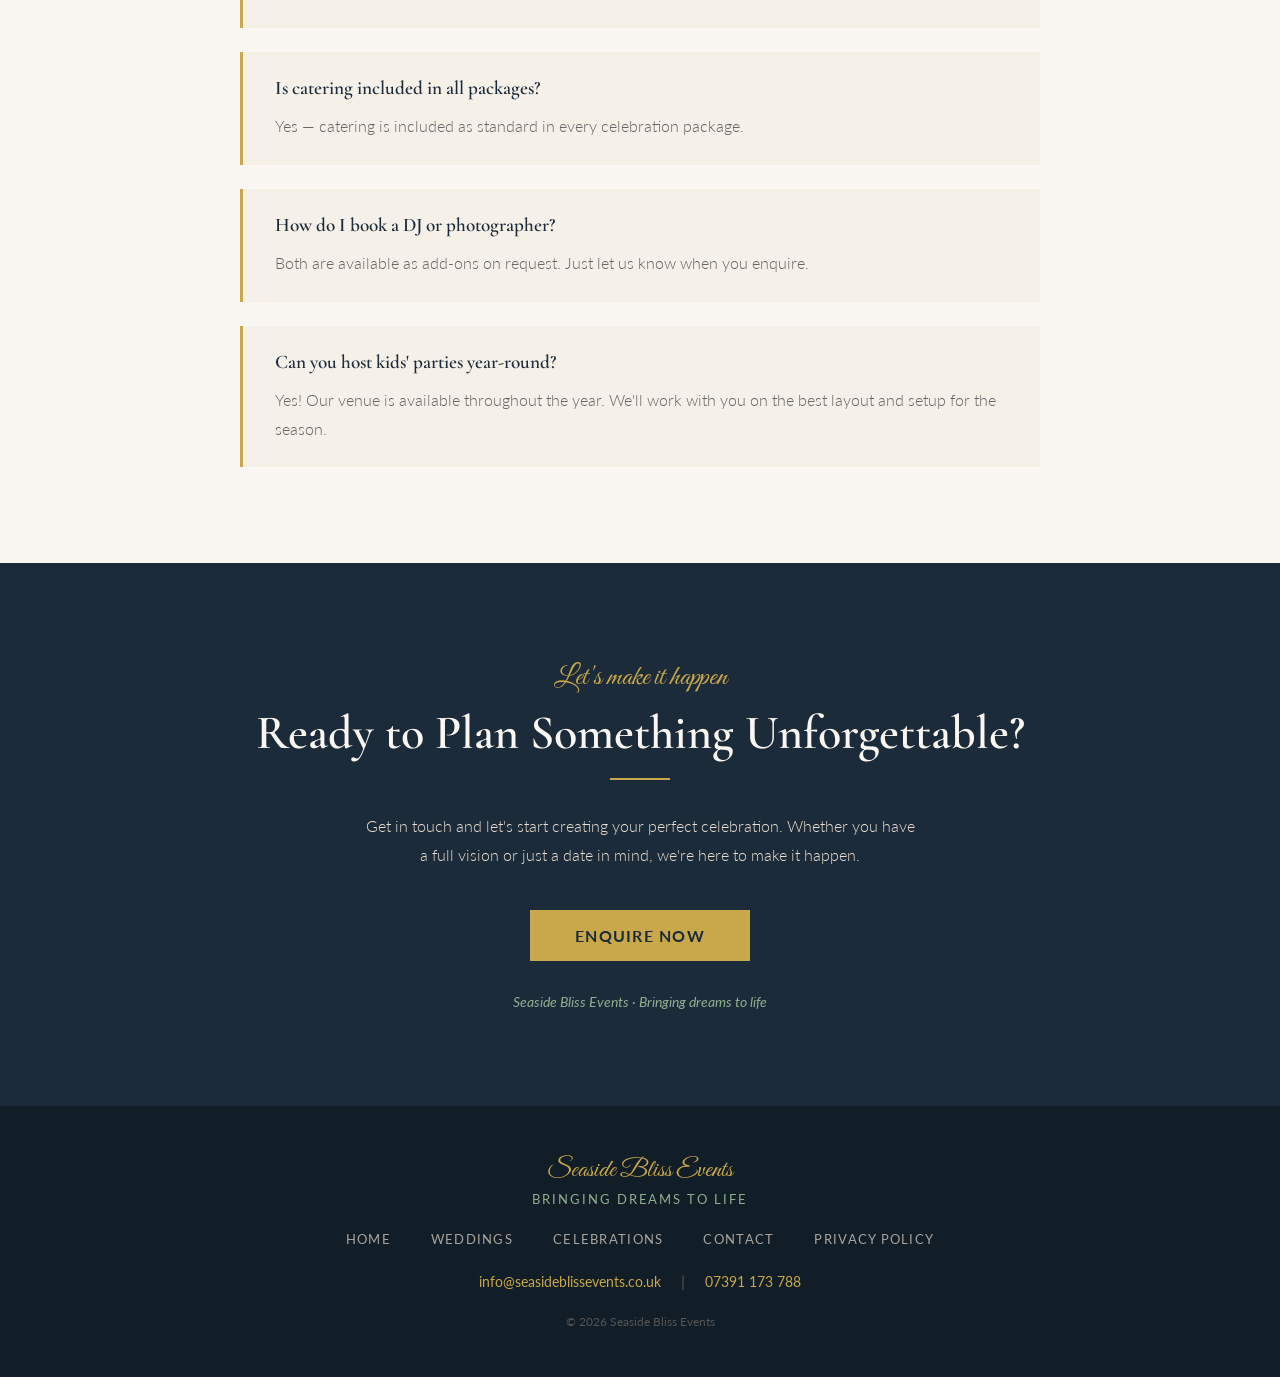
<file: celebrations.html>
<!DOCTYPE html>
<html lang="en-GB">
<head>
  <meta charset="UTF-8" />
  <meta name="viewport" content="width=device-width, initial-scale=1.0" />
  <title>Celebrations — Seaside Bliss Events</title>
  <meta name="description" content="Birthdays, anniversaries and kids' parties by the sea. Unforgettable celebrations at our unique beachside hut venue." />
  <link rel="preconnect" href="https://fonts.googleapis.com" />
  <link rel="preconnect" href="https://fonts.gstatic.com" crossorigin />
  <link href="https://fonts.googleapis.com/css2?family=Cormorant+Garamond:wght@300;400;500;600;700&family=Great+Vibes&family=Lato:wght@300;400;700&display=swap" rel="stylesheet" />
  <link rel="icon" href="data:image/svg+xml,<svg xmlns='http://www.w3.org/2000/svg' viewBox='0 0 100 100'><text y='.9em' font-size='90'>&#127796;</text></svg>" />
  <style>
    *, *::before, *::after { box-sizing: border-box; margin: 0; padding: 0; }
    body { background: #FAF7F2; font-family: 'Lato', sans-serif; }
    .reveal-section { opacity: 0; transform: translateY(28px); transition: opacity 0.7s ease, transform 0.7s ease; }
    .reveal-section.revealed { opacity: 1; transform: translateY(0); }
    @media (max-width: 768px) {
      .desktop-nav { display: none !important; }
      .burger-btn { display: flex !important; }
      .event-card { grid-template-columns: 1fr !important; }
      .event-card .img-col { min-height: 260px !important; }
    }
  </style>
</head>
<body>

<!-- NAV -->
<nav id="main-nav" style="position:fixed;top:0;left:0;right:0;z-index:100;background:rgba(28,43,58,0.97);backdrop-filter:blur(8px);border-bottom:1px solid rgba(201,168,76,0.2);transition:background 0.4s ease;">
  <div style="max-width:1200px;margin:0 auto;padding:0 8%;display:flex;align-items:center;justify-content:space-between;height:72px;">
    <a href="index.html" style="text-decoration:none;display:flex;flex-direction:column;gap:1px;">
      <span style="font-family:'Great Vibes',cursive;color:#C9A84C;font-size:1.5rem;line-height:1;">Seaside Bliss</span>
      <span style="font-family:'Lato',sans-serif;color:#FAF7F2;font-size:0.6rem;letter-spacing:0.25em;text-transform:uppercase;opacity:0.8;">Events</span>
    </a>
    <div class="desktop-nav" style="display:flex;gap:2.5rem;align-items:center;">
      <a href="index.html" style="font-family:'Lato',sans-serif;color:#FAF7F2;text-decoration:none;font-size:0.85rem;letter-spacing:0.12em;text-transform:uppercase;font-weight:400;border-bottom:1px solid transparent;padding-bottom:2px;transition:color 0.2s;" onmouseover="this.style.color='#C9A84C'" onmouseout="this.style.color='#FAF7F2'">Home</a>
      <a href="weddings.html" style="font-family:'Lato',sans-serif;color:#FAF7F2;text-decoration:none;font-size:0.85rem;letter-spacing:0.12em;text-transform:uppercase;font-weight:400;border-bottom:1px solid transparent;padding-bottom:2px;transition:color 0.2s;" onmouseover="this.style.color='#C9A84C'" onmouseout="this.style.color='#FAF7F2'">Weddings</a>
      <a href="celebrations.html" style="font-family:'Lato',sans-serif;color:#C9A84C;text-decoration:none;font-size:0.85rem;letter-spacing:0.12em;text-transform:uppercase;font-weight:400;border-bottom:1px solid #C9A84C;padding-bottom:2px;">Celebrations</a>
      <a href="contact.html" style="font-family:'Lato',sans-serif;background:#C9A84C;color:#1C2B3A;text-decoration:none;font-size:0.8rem;letter-spacing:0.12em;text-transform:uppercase;font-weight:700;padding:0.6rem 1.5rem;transition:opacity 0.2s;" onmouseover="this.style.opacity='0.85'" onmouseout="this.style.opacity='1'">Enquire</a>
    </div>
    <button class="burger-btn" onclick="toggleMenu()" style="background:none;border:none;cursor:pointer;padding:4px;display:none;" aria-label="Menu">
      <div style="display:flex;flex-direction:column;gap:5px;">
        <div style="width:24px;height:1.5px;background:#FAF7F2;"></div>
        <div style="width:24px;height:1.5px;background:#FAF7F2;"></div>
        <div style="width:24px;height:1.5px;background:#FAF7F2;"></div>
      </div>
    </button>
  </div>
  <div id="mobile-menu" style="display:none;background:rgba(28,43,58,0.98);border-top:1px solid rgba(201,168,76,0.2);padding:1.5rem 8%;">
    <a href="index.html" style="display:block;font-family:'Lato',sans-serif;color:#FAF7F2;text-decoration:none;font-size:1rem;letter-spacing:0.1em;text-transform:uppercase;padding:0.9rem 0;border-bottom:1px solid rgba(201,168,76,0.1);">Home</a>
    <a href="weddings.html" style="display:block;font-family:'Lato',sans-serif;color:#FAF7F2;text-decoration:none;font-size:1rem;letter-spacing:0.1em;text-transform:uppercase;padding:0.9rem 0;border-bottom:1px solid rgba(201,168,76,0.1);">Weddings</a>
    <a href="celebrations.html" style="display:block;font-family:'Lato',sans-serif;color:#FAF7F2;text-decoration:none;font-size:1rem;letter-spacing:0.1em;text-transform:uppercase;padding:0.9rem 0;border-bottom:1px solid rgba(201,168,76,0.1);">Celebrations</a>
    <a href="contact.html" style="display:block;font-family:'Lato',sans-serif;color:#FAF7F2;text-decoration:none;font-size:1rem;letter-spacing:0.1em;text-transform:uppercase;padding:0.9rem 0;">Contact</a>
  </div>
</nav>

<!-- HERO -->
<section style="position:relative;height:100vh;min-height:600px;overflow:hidden;">
  <img src="images/celebration_birthday_adult.png" alt="Celebration at Seaside Bliss Events" style="width:100%;height:100%;object-fit:cover;object-position:center;" />
  <div style="position:absolute;inset:0;background:linear-gradient(to right, rgba(28,43,58,0.85) 45%, rgba(28,43,58,0.2) 100%);"></div>
  <div style="position:absolute;inset:0;display:flex;align-items:center;padding:0 8%;">
    <div style="max-width:580px;">
      <p style="font-family:'Great Vibes',cursive;color:#C9A84C;font-size:clamp(1.5rem,3vw,2.2rem);margin-bottom:0.5rem;">Seaside Bliss Events</p>
      <h1 style="font-family:'Cormorant Garamond',serif;color:#FAF7F2;font-size:clamp(2.5rem,6vw,4.5rem);font-weight:600;line-height:1.1;margin-bottom:1.5rem;">
        Celebrate Every Milestone by the Sea
      </h1>
      <p style="color:#E8DDD0;font-size:1.15rem;line-height:1.8;margin-bottom:2.5rem;font-weight:300;">
        Birthdays, anniversaries, kids' parties — unforgettable celebrations at our unique beachside venue.
      </p>
      <div style="display:flex;gap:1rem;flex-wrap:wrap;">
        <a href="contact.html" style="background:#C9A84C;color:#1C2B3A;padding:0.9rem 2.2rem;font-weight:700;font-size:1rem;text-decoration:none;letter-spacing:0.05em;text-transform:uppercase;transition:opacity 0.2s;" onmouseover="this.style.opacity='0.85'" onmouseout="this.style.opacity='1'">
          Start Planning
        </a>
        <a href="#events" style="border:1px solid #FAF7F2;color:#FAF7F2;padding:0.9rem 2.2rem;font-weight:400;font-size:1rem;text-decoration:none;letter-spacing:0.05em;transition:all 0.2s;" onmouseover="this.style.background='rgba(250,247,242,0.1)'" onmouseout="this.style.background='transparent'">
          View Events
        </a>
      </div>
    </div>
  </div>
  <div style="position:absolute;bottom:2rem;left:50%;transform:translateX(-50%);display:flex;flex-direction:column;align-items:center;gap:0.5rem;">
    <p style="color:#FAF7F2;font-size:0.75rem;letter-spacing:0.2em;text-transform:uppercase;opacity:0.7;">Scroll</p>
    <div style="width:1px;height:40px;background:linear-gradient(to bottom, #FAF7F2, transparent);"></div>
  </div>
</section>

<!-- INTRO -->
<section style="padding:6rem 8%;">
  <div style="max-width:1200px;margin:0 auto;">
    <div class="reveal-section">
      <div style="text-align:center;max-width:760px;margin:0 auto;">
        <p style="font-family:'Great Vibes',cursive;color:#C9A84C;font-size:1.8rem;margin-bottom:1rem;">Your celebration deserves more</p>
        <h2 style="font-family:'Cormorant Garamond',serif;color:#1C2B3A;font-size:clamp(1.8rem,3.5vw,2.8rem);font-weight:600;line-height:1.3;margin-bottom:1.5rem;">
          A Backdrop Like No Other
        </h2>
        <div style="width:60px;height:2px;background:#C9A84C;margin:0 auto 2rem;"></div>
        <p style="color:#4a4a4a;font-size:1.1rem;line-height:1.9;font-weight:300;">
          Imagine cutting your birthday cake with the sound of waves in the background. Dancing at your anniversary dinner as the sun melts into the sea. Watching your child's face light up surrounded by their friends in a magical beach setting.
        </p>
        <p style="color:#4a4a4a;font-size:1.1rem;line-height:1.9;font-weight:300;margin-top:1.2rem;">
          At Seaside Bliss Events, we turn ordinary occasions into extraordinary memories — and we handle everything so all you have to do is show up and enjoy.
        </p>
      </div>
    </div>
  </div>
</section>

<!-- EVENTS SECTION -->
<section id="events" style="background:#F5F0E8;padding:6rem 8%;">
  <div style="max-width:1200px;margin:0 auto;">
    <div class="reveal-section">
      <div style="text-align:center;margin-bottom:4rem;">
        <h2 style="font-family:'Cormorant Garamond',serif;color:#1C2B3A;font-size:clamp(2rem,4vw,3rem);font-weight:600;line-height:1.2;">What We Celebrate</h2>
        <div style="width:60px;height:2px;background:#C9A84C;margin:1rem auto;"></div>
        <p style="font-family:'Lato',sans-serif;color:#666;font-size:1.1rem;max-width:600px;margin:0 auto;line-height:1.7;">Every occasion is different. Every celebration is personal. Here's how we make each one unforgettable.</p>
      </div>
    </div>

    <!-- Adult Birthday -->
    <div class="reveal-section">
      <div class="event-card" style="display:grid;grid-template-columns:repeat(auto-fit,minmax(300px,1fr));gap:0;margin-bottom:4rem;background:#fff;overflow:hidden;box-shadow:0 4px 30px rgba(28,43,58,0.08);">
        <div class="img-col" style="position:relative;min-height:380px;">
          <img src="images/celebration_birthday_adult.png" alt="Adult Birthday Party" style="width:100%;height:100%;object-fit:cover;position:absolute;inset:0;" />
        </div>
        <div style="padding:3rem;display:flex;flex-direction:column;justify-content:center;">
          <p style="font-family:'Great Vibes',cursive;color:#C9A84C;font-size:1.6rem;margin-bottom:0.5rem;">Birthdays</p>
          <h3 style="font-family:'Cormorant Garamond',serif;color:#1C2B3A;font-size:2rem;font-weight:600;margin-bottom:1rem;">Whether You're Turning 7 or 70</h3>
          <div style="width:40px;height:2px;background:#C9A84C;margin-bottom:1.5rem;"></div>
          <p style="color:#555;line-height:1.8;margin-bottom:1.5rem;font-weight:300;">
            Mark the big day in style at our stunning seafront venue. From intimate gatherings to lively parties with all the people you love — we create an atmosphere that feels truly special.
          </p>
          <ul style="list-style:none;padding:0;display:flex;flex-direction:column;gap:0.6rem;">
            <li style="color:#444;display:flex;align-items:center;gap:0.7rem;font-size:0.95rem;"><span style="color:#C9A84C;font-size:1rem;">&#10022;</span> Personalised decorations &amp; theme</li>
            <li style="color:#444;display:flex;align-items:center;gap:0.7rem;font-size:0.95rem;"><span style="color:#C9A84C;font-size:1rem;">&#10022;</span> Catering included</li>
            <li style="color:#444;display:flex;align-items:center;gap:0.7rem;font-size:0.95rem;"><span style="color:#C9A84C;font-size:1rem;">&#10022;</span> DJ available on request</li>
            <li style="color:#444;display:flex;align-items:center;gap:0.7rem;font-size:0.95rem;"><span style="color:#C9A84C;font-size:1rem;">&#10022;</span> Photographer available on request</li>
          </ul>
        </div>
      </div>
    </div>

    <!-- Kids Party -->
    <div class="reveal-section">
      <div class="event-card" style="display:grid;grid-template-columns:repeat(auto-fit,minmax(300px,1fr));gap:0;margin-bottom:4rem;background:#fff;overflow:hidden;box-shadow:0 4px 30px rgba(28,43,58,0.08);">
        <div style="padding:3rem;display:flex;flex-direction:column;justify-content:center;order:1;">
          <p style="font-family:'Great Vibes',cursive;color:#E8B4B8;font-size:1.6rem;margin-bottom:0.5rem;">Kids' Parties</p>
          <h3 style="font-family:'Cormorant Garamond',serif;color:#1C2B3A;font-size:2rem;font-weight:600;margin-bottom:1rem;">Little Ones Deserve the Biggest Celebrations</h3>
          <div style="width:40px;height:2px;background:#E8B4B8;margin-bottom:1.5rem;"></div>
          <p style="color:#555;line-height:1.8;margin-bottom:1.5rem;font-weight:300;">
            Let us create a magical, stress-free party your child will talk about for years. Our beach hut venue is a kids' dream — exciting, fresh, and full of wonder. Parents get to relax too.
          </p>
          <ul style="list-style:none;padding:0;display:flex;flex-direction:column;gap:0.6rem;">
            <li style="color:#444;display:flex;align-items:center;gap:0.7rem;font-size:0.95rem;"><span style="color:#E8B4B8;font-size:1rem;">&#10022;</span> Fun-filled catering kids will love</li>
            <li style="color:#444;display:flex;align-items:center;gap:0.7rem;font-size:0.95rem;"><span style="color:#E8B4B8;font-size:1rem;">&#10022;</span> Face painting included</li>
            <li style="color:#444;display:flex;align-items:center;gap:0.7rem;font-size:0.95rem;"><span style="color:#E8B4B8;font-size:1rem;">&#10022;</span> Amusements &amp; entertainment</li>
            <li style="color:#444;display:flex;align-items:center;gap:0.7rem;font-size:0.95rem;"><span style="color:#E8B4B8;font-size:1rem;">&#10022;</span> Safe, stunning seaside setting</li>
          </ul>
        </div>
        <div class="img-col" style="position:relative;min-height:380px;order:2;">
          <img src="images/celebration_kids_party.png" alt="Kids Party" style="width:100%;height:100%;object-fit:cover;position:absolute;inset:0;" />
        </div>
      </div>
    </div>

    <!-- Anniversary -->
    <div class="reveal-section">
      <div class="event-card" style="display:grid;grid-template-columns:repeat(auto-fit,minmax(300px,1fr));gap:0;background:#fff;overflow:hidden;box-shadow:0 4px 30px rgba(28,43,58,0.08);">
        <div class="img-col" style="position:relative;min-height:380px;">
          <img src="images/celebration_anniversary.png" alt="Anniversary Dinner" style="width:100%;height:100%;object-fit:cover;position:absolute;inset:0;" />
        </div>
        <div style="padding:3rem;display:flex;flex-direction:column;justify-content:center;">
          <p style="font-family:'Great Vibes',cursive;color:#8FAF8F;font-size:1.6rem;margin-bottom:0.5rem;">Anniversaries</p>
          <h3 style="font-family:'Cormorant Garamond',serif;color:#1C2B3A;font-size:2rem;font-weight:600;margin-bottom:1rem;">Because Some Love Stories Deserve a Sea View</h3>
          <div style="width:40px;height:2px;background:#8FAF8F;margin-bottom:1.5rem;"></div>
          <p style="color:#555;line-height:1.8;margin-bottom:1.5rem;font-weight:300;">
            Whether it's your 1st or your 50th, an anniversary is a milestone worth celebrating properly. Our venue sets the scene for an intimate, romantic, or all-out festive occasion.
          </p>
          <ul style="list-style:none;padding:0;display:flex;flex-direction:column;gap:0.6rem;">
            <li style="color:#444;display:flex;align-items:center;gap:0.7rem;font-size:0.95rem;"><span style="color:#8FAF8F;font-size:1rem;">&#10022;</span> Elegant tailored décor</li>
            <li style="color:#444;display:flex;align-items:center;gap:0.7rem;font-size:0.95rem;"><span style="color:#8FAF8F;font-size:1rem;">&#10022;</span> Catering &amp; drinks included</li>
            <li style="color:#444;display:flex;align-items:center;gap:0.7rem;font-size:0.95rem;"><span style="color:#8FAF8F;font-size:1rem;">&#10022;</span> DJ on request</li>
            <li style="color:#444;display:flex;align-items:center;gap:0.7rem;font-size:0.95rem;"><span style="color:#8FAF8F;font-size:1rem;">&#10022;</span> Photographer on request</li>
          </ul>
        </div>
      </div>
    </div>

  </div>
</section>

<!-- PRICING NOTE -->
<section style="padding:4rem 8%;background:#FAF7F2;">
  <div style="max-width:760px;margin:0 auto;">
    <div class="reveal-section">
      <div style="background:#F5F0E8;border-left:4px solid #C9A84C;padding:2.5rem 2.5rem;text-align:center;">
        <p style="font-family:'Great Vibes',cursive;color:#C9A84C;font-size:1.6rem;margin-bottom:0.75rem;">Bespoke Pricing</p>
        <h3 style="font-family:'Cormorant Garamond',serif;color:#1C2B3A;font-size:1.6rem;font-weight:600;margin-bottom:1rem;">Every Celebration is Tailored Individually</h3>
        <p style="color:#555;line-height:1.9;font-weight:300;font-size:1rem;">
          Celebration packages are priced individually to match your specific occasion, guest numbers, and vision. Get in touch and we'll put together a bespoke quote just for you.
        </p>
        <a href="contact.html" style="display:inline-block;margin-top:1.5rem;background:#C9A84C;color:#1C2B3A;padding:0.85rem 2rem;font-family:'Lato',sans-serif;font-weight:700;font-size:0.8rem;letter-spacing:0.12em;text-transform:uppercase;text-decoration:none;transition:opacity 0.2s;" onmouseover="this.style.opacity='0.85'" onmouseout="this.style.opacity='1'">Get a Quote</a>
      </div>
    </div>
  </div>
</section>

<!-- WHAT'S INCLUDED -->
<section style="padding:6rem 8%;">
  <div style="max-width:1200px;margin:0 auto;">
    <div class="reveal-section">
      <div style="text-align:center;margin-bottom:4rem;">
        <h2 style="font-family:'Cormorant Garamond',serif;color:#1C2B3A;font-size:clamp(2rem,4vw,3rem);font-weight:600;line-height:1.2;">Everything Taken Care Of</h2>
        <div style="width:60px;height:2px;background:#C9A84C;margin:1rem auto;"></div>
        <p style="font-family:'Lato',sans-serif;color:#666;font-size:1.1rem;max-width:600px;margin:0 auto;line-height:1.7;">Every celebration package at Seaside Bliss Events includes everything you need.</p>
      </div>
    </div>
    <div style="display:grid;grid-template-columns:repeat(auto-fit,minmax(280px,1fr));gap:2rem;">

      <div class="reveal-section">
        <div style="background:#F5F0E8;padding:2.5rem 2rem;border-top:3px solid #C9A84C;transition:transform 0.2s,box-shadow 0.2s;" onmouseover="this.style.transform='translateY(-4px)';this.style.boxShadow='0 12px 40px rgba(28,43,58,0.1)'" onmouseout="this.style.transform='translateY(0)';this.style.boxShadow='none'">
          <div style="font-size:2.2rem;margin-bottom:1rem;">&#127859;</div>
          <h4 style="font-family:'Cormorant Garamond',serif;color:#1C2B3A;font-size:1.4rem;font-weight:600;margin-bottom:0.75rem;">Catering</h4>
          <p style="color:#666;line-height:1.7;font-size:0.95rem;font-weight:300;">A delicious spread tailored to your occasion and guests — always included.</p>
        </div>
      </div>

      <div class="reveal-section">
        <div style="background:#F5F0E8;padding:2.5rem 2rem;border-top:3px solid #C9A84C;transition:transform 0.2s,box-shadow 0.2s;" onmouseover="this.style.transform='translateY(-4px)';this.style.boxShadow='0 12px 40px rgba(28,43,58,0.1)'" onmouseout="this.style.transform='translateY(0)';this.style.boxShadow='none'">
          <div style="font-size:2.2rem;margin-bottom:1rem;">&#127905;</div>
          <h4 style="font-family:'Cormorant Garamond',serif;color:#1C2B3A;font-size:1.4rem;font-weight:600;margin-bottom:0.75rem;">Amusements</h4>
          <p style="color:#666;line-height:1.7;font-size:0.95rem;font-weight:300;">Fun and entertainment for guests of all ages, keeping the energy high all day.</p>
        </div>
      </div>

      <div class="reveal-section">
        <div style="background:#F5F0E8;padding:2.5rem 2rem;border-top:3px solid #C9A84C;transition:transform 0.2s,box-shadow 0.2s;" onmouseover="this.style.transform='translateY(-4px)';this.style.boxShadow='0 12px 40px rgba(28,43,58,0.1)'" onmouseout="this.style.transform='translateY(0)';this.style.boxShadow='none'">
          <div style="font-size:2.2rem;margin-bottom:1rem;">&#127912;</div>
          <h4 style="font-family:'Cormorant Garamond',serif;color:#1C2B3A;font-size:1.4rem;font-weight:600;margin-bottom:0.75rem;">Face Painting</h4>
          <p style="color:#666;line-height:1.7;font-size:0.95rem;font-weight:300;">Available for kids' parties — hours of imagination and smiles guaranteed.</p>
        </div>
      </div>

      <div class="reveal-section">
        <div style="background:#F5F0E8;padding:2.5rem 2rem;border-top:3px solid #C9A84C;transition:transform 0.2s,box-shadow 0.2s;" onmouseover="this.style.transform='translateY(-4px)';this.style.boxShadow='0 12px 40px rgba(28,43,58,0.1)'" onmouseout="this.style.transform='translateY(0)';this.style.boxShadow='none'">
          <div style="font-size:2.2rem;margin-bottom:1rem;">&#127925;</div>
          <h4 style="font-family:'Cormorant Garamond',serif;color:#1C2B3A;font-size:1.4rem;font-weight:600;margin-bottom:0.75rem;">DJ</h4>
          <p style="color:#666;line-height:1.7;font-size:0.95rem;font-weight:300;">Available on request. Set the perfect mood from first dance to last song.</p>
        </div>
      </div>

      <div class="reveal-section">
        <div style="background:#F5F0E8;padding:2.5rem 2rem;border-top:3px solid #C9A84C;transition:transform 0.2s,box-shadow 0.2s;" onmouseover="this.style.transform='translateY(-4px)';this.style.boxShadow='0 12px 40px rgba(28,43,58,0.1)'" onmouseout="this.style.transform='translateY(0)';this.style.boxShadow='none'">
          <div style="font-size:2.2rem;margin-bottom:1rem;">&#128247;</div>
          <h4 style="font-family:'Cormorant Garamond',serif;color:#1C2B3A;font-size:1.4rem;font-weight:600;margin-bottom:0.75rem;">Photographer</h4>
          <p style="color:#666;line-height:1.7;font-size:0.95rem;font-weight:300;">Available on request. Beautiful memories, professionally captured.</p>
        </div>
      </div>

      <div class="reveal-section">
        <div style="background:#F5F0E8;padding:2.5rem 2rem;border-top:3px solid #C9A84C;transition:transform 0.2s,box-shadow 0.2s;" onmouseover="this.style.transform='translateY(-4px)';this.style.boxShadow='0 12px 40px rgba(28,43,58,0.1)'" onmouseout="this.style.transform='translateY(0)';this.style.boxShadow='none'">
          <div style="font-size:2.2rem;margin-bottom:1rem;">&#127754;</div>
          <h4 style="font-family:'Cormorant Garamond',serif;color:#1C2B3A;font-size:1.4rem;font-weight:600;margin-bottom:0.75rem;">The Venue</h4>
          <p style="color:#666;line-height:1.7;font-size:0.95rem;font-weight:300;">Our iconic beachside hut with breathtaking sea views — unlike anywhere else.</p>
        </div>
      </div>

    </div>
  </div>
</section>

<!-- VENUE FULL-BLEED -->
<section style="position:relative;padding:8rem 8%;overflow:hidden;">
  <img src="images/hut_decorated.png" alt="Seaside Bliss Venue" style="position:absolute;inset:0;width:100%;height:100%;object-fit:cover;" />
  <div style="position:absolute;inset:0;background:rgba(28,43,58,0.72);"></div>
  <div class="reveal-section">
    <div style="position:relative;max-width:700px;margin:0 auto;text-align:center;">
      <p style="font-family:'Great Vibes',cursive;color:#C9A84C;font-size:1.8rem;margin-bottom:0.5rem;">The Setting</p>
      <h2 style="font-family:'Cormorant Garamond',serif;color:#FAF7F2;font-size:clamp(2rem,4vw,3rem);font-weight:600;margin-bottom:1.5rem;">
        The Backdrop That Makes It All Magical
      </h2>
      <div style="width:60px;height:2px;background:#C9A84C;margin:0 auto 2rem;"></div>
      <p style="color:#E8DDD0;line-height:1.9;font-size:1.1rem;font-weight:300;">
        Nestled by the sea, our unique beach hut venue is unlike anywhere else. Warm, characterful, and bursting with charm — it's the backdrop that makes your celebration stand out from every party your guests have ever attended.
      </p>
    </div>
  </div>
</section>

<!-- TESTIMONIALS -->
<section style="background:#F5F0E8;padding:6rem 8%;">
  <div style="max-width:1200px;margin:0 auto;">
    <div class="reveal-section">
      <div style="text-align:center;margin-bottom:4rem;">
        <h2 style="font-family:'Cormorant Garamond',serif;color:#1C2B3A;font-size:clamp(2rem,4vw,3rem);font-weight:600;line-height:1.2;">What Our Guests Say</h2>
        <div style="width:60px;height:2px;background:#C9A84C;margin:1rem auto;"></div>
      </div>
    </div>
    <div style="display:grid;grid-template-columns:repeat(auto-fit,minmax(280px,1fr));gap:2rem;">

      <div class="reveal-section">
        <div style="background:#fff;padding:2.5rem;box-shadow:0 2px 20px rgba(28,43,58,0.06);">
          <div style="color:#C9A84C;font-size:2rem;line-height:1;margin-bottom:1rem;">"</div>
          <p style="color:#555;line-height:1.8;font-style:italic;font-weight:300;margin-bottom:1.5rem;">We had our daughter's 7th birthday here and it was absolutely perfect. The face painting, the food, the setting — she still talks about it every week.</p>
          <div style="border-top:1px solid #E8DDD0;padding-top:1rem;">
            <p style="font-family:'Cormorant Garamond',serif;color:#1C2B3A;font-weight:600;font-size:1rem;">— Sarah M., Kent</p>
          </div>
        </div>
      </div>

      <div class="reveal-section">
        <div style="background:#fff;padding:2.5rem;box-shadow:0 2px 20px rgba(28,43,58,0.06);">
          <div style="color:#C9A84C;font-size:2rem;line-height:1;margin-bottom:1rem;">"</div>
          <p style="color:#555;line-height:1.8;font-style:italic;font-weight:300;margin-bottom:1.5rem;">Our 25th anniversary dinner at this venue was beyond what we imagined. Stunning views, incredible food, and the team took care of absolutely everything.</p>
          <div style="border-top:1px solid #E8DDD0;padding-top:1rem;">
            <p style="font-family:'Cormorant Garamond',serif;color:#1C2B3A;font-weight:600;font-size:1rem;">— David &amp; Claire T.</p>
          </div>
        </div>
      </div>

      <div class="reveal-section">
        <div style="background:#fff;padding:2.5rem;box-shadow:0 2px 20px rgba(28,43,58,0.06);">
          <div style="color:#C9A84C;font-size:2rem;line-height:1;margin-bottom:1rem;">"</div>
          <p style="color:#555;line-height:1.8;font-style:italic;font-weight:300;margin-bottom:1.5rem;">The best birthday party I've ever thrown. All my friends couldn't believe the venue — right by the sea! The DJ kept the party going until late.</p>
          <div style="border-top:1px solid #E8DDD0;padding-top:1rem;">
            <p style="font-family:'Cormorant Garamond',serif;color:#1C2B3A;font-weight:600;font-size:1rem;">— James K.</p>
          </div>
        </div>
      </div>

    </div>
  </div>
</section>

<!-- FAQ -->
<section style="padding:6rem 8%;">
  <div style="max-width:800px;margin:0 auto;">
    <div class="reveal-section">
      <div style="text-align:center;margin-bottom:4rem;">
        <h2 style="font-family:'Cormorant Garamond',serif;color:#1C2B3A;font-size:clamp(2rem,4vw,3rem);font-weight:600;line-height:1.2;">Got Questions?</h2>
        <div style="width:60px;height:2px;background:#C9A84C;margin:1rem auto;"></div>
      </div>
    </div>
    <div style="display:flex;flex-direction:column;gap:1.5rem;">

      <div class="reveal-section">
        <div style="border-left:3px solid #C9A84C;padding:1.5rem 2rem;background:#F5F0E8;">
          <h4 style="font-family:'Cormorant Garamond',serif;color:#1C2B3A;font-size:1.2rem;font-weight:600;margin-bottom:0.75rem;">How many guests can you accommodate?</h4>
          <p style="color:#666;line-height:1.8;font-weight:300;">Our venue comfortably hosts intimate gatherings through to larger groups. Get in touch and we'll advise on the best setup for your guest count.</p>
        </div>
      </div>

      <div class="reveal-section">
        <div style="border-left:3px solid #C9A84C;padding:1.5rem 2rem;background:#F5F0E8;">
          <h4 style="font-family:'Cormorant Garamond',serif;color:#1C2B3A;font-size:1.2rem;font-weight:600;margin-bottom:0.75rem;">Can I customise the décor and theme?</h4>
          <p style="color:#666;line-height:1.8;font-weight:300;">Absolutely. We love making each celebration unique. Tell us your vision and we'll bring it to life.</p>
        </div>
      </div>

      <div class="reveal-section">
        <div style="border-left:3px solid #C9A84C;padding:1.5rem 2rem;background:#F5F0E8;">
          <h4 style="font-family:'Cormorant Garamond',serif;color:#1C2B3A;font-size:1.2rem;font-weight:600;margin-bottom:0.75rem;">Is catering included in all packages?</h4>
          <p style="color:#666;line-height:1.8;font-weight:300;">Yes — catering is included as standard in every celebration package.</p>
        </div>
      </div>

      <div class="reveal-section">
        <div style="border-left:3px solid #C9A84C;padding:1.5rem 2rem;background:#F5F0E8;">
          <h4 style="font-family:'Cormorant Garamond',serif;color:#1C2B3A;font-size:1.2rem;font-weight:600;margin-bottom:0.75rem;">How do I book a DJ or photographer?</h4>
          <p style="color:#666;line-height:1.8;font-weight:300;">Both are available as add-ons on request. Just let us know when you enquire.</p>
        </div>
      </div>

      <div class="reveal-section">
        <div style="border-left:3px solid #C9A84C;padding:1.5rem 2rem;background:#F5F0E8;">
          <h4 style="font-family:'Cormorant Garamond',serif;color:#1C2B3A;font-size:1.2rem;font-weight:600;margin-bottom:0.75rem;">Can you host kids' parties year-round?</h4>
          <p style="color:#666;line-height:1.8;font-weight:300;">Yes! Our venue is available throughout the year. We'll work with you on the best layout and setup for the season.</p>
        </div>
      </div>

    </div>
  </div>
</section>

<!-- CTA -->
<section id="enquire" style="background:#1C2B3A;padding:6rem 8%;text-align:center;">
  <div class="reveal-section">
    <p style="font-family:'Great Vibes',cursive;color:#C9A84C;font-size:1.8rem;margin-bottom:0.5rem;">Let's make it happen</p>
    <h2 style="font-family:'Cormorant Garamond',serif;color:#FAF7F2;font-size:clamp(2rem,4vw,3rem);font-weight:600;margin-bottom:1rem;">
      Ready to Plan Something Unforgettable?
    </h2>
    <div style="width:60px;height:2px;background:#C9A84C;margin:0 auto 2rem;"></div>
    <p style="color:#E8DDD0;max-width:560px;margin:0 auto 2.5rem;line-height:1.8;font-weight:300;">
      Get in touch and let's start creating your perfect celebration. Whether you have a full vision or just a date in mind, we're here to make it happen.
    </p>
    <a href="contact.html" style="display:inline-block;background:#C9A84C;color:#1C2B3A;padding:1rem 2.8rem;font-weight:700;font-size:1rem;text-decoration:none;letter-spacing:0.08em;text-transform:uppercase;transition:opacity 0.2s;" onmouseover="this.style.opacity='0.85'" onmouseout="this.style.opacity='1'">
      Enquire Now
    </a>
    <p style="color:#8FAF8F;margin-top:2rem;font-size:0.9rem;font-style:italic;">Seaside Bliss Events &middot; Bringing dreams to life </p>
  </div>
</section>

<!-- FOOTER -->
<footer style="background:#111D27;padding:3rem 8%;text-align:center;">
  <p style="font-family:'Great Vibes',cursive;color:#C9A84C;font-size:1.6rem;margin-bottom:0.3rem;">Seaside Bliss Events</p>
  <p style="color:#8FAF8F;font-size:0.8rem;letter-spacing:0.15em;text-transform:uppercase;margin-bottom:1.5rem;">Bringing dreams to life</p>
  <div style="display:flex;justify-content:center;gap:2.5rem;flex-wrap:wrap;margin-bottom:1.5rem;">
    <a href="index.html" style="color:#E8DDD0;text-decoration:none;font-size:0.8rem;letter-spacing:0.1em;text-transform:uppercase;opacity:0.7;transition:opacity 0.2s;" onmouseover="this.style.opacity='1'" onmouseout="this.style.opacity='0.7'">Home</a>
    <a href="weddings.html" style="color:#E8DDD0;text-decoration:none;font-size:0.8rem;letter-spacing:0.1em;text-transform:uppercase;opacity:0.7;transition:opacity 0.2s;" onmouseover="this.style.opacity='1'" onmouseout="this.style.opacity='0.7'">Weddings</a>
    <a href="celebrations.html" style="color:#E8DDD0;text-decoration:none;font-size:0.8rem;letter-spacing:0.1em;text-transform:uppercase;opacity:0.7;transition:opacity 0.2s;" onmouseover="this.style.opacity='1'" onmouseout="this.style.opacity='0.7'">Celebrations</a>
    <a href="contact.html" style="color:#E8DDD0;text-decoration:none;font-size:0.8rem;letter-spacing:0.1em;text-transform:uppercase;opacity:0.7;transition:opacity 0.2s;" onmouseover="this.style.opacity='1'" onmouseout="this.style.opacity='0.7'">Contact</a>
    <a href="privacy.html" style="color:#E8DDD0;text-decoration:none;font-size:0.8rem;letter-spacing:0.1em;text-transform:uppercase;opacity:0.7;transition:opacity 0.2s;" onmouseover="this.style.opacity='1'" onmouseout="this.style.opacity='0.7'">Privacy Policy</a>
  </div>
  <div style="margin-bottom:1.5rem;">
    <a href="mailto:info@seasideblissevents.co.uk" style="color:#C9A84C;text-decoration:none;font-size:0.85rem;margin:0 1rem;" onmouseover="this.style.opacity='0.8'" onmouseout="this.style.opacity='1'">info@seasideblissevents.co.uk</a>
    <span style="color:#555;">|</span>
    <a href="tel:+447391173788" style="color:#C9A84C;text-decoration:none;font-size:0.85rem;margin:0 1rem;" onmouseover="this.style.opacity='0.8'" onmouseout="this.style.opacity='1'">07391 173 788</a>
  </div>
  <p style="color:#555;font-size:0.75rem;">&copy; <span id="yr"></span> Seaside Bliss Events </p>
</footer>

<script>
  document.getElementById('yr').textContent = new Date().getFullYear();
  const observer = new IntersectionObserver((entries) => {
    entries.forEach(e => { if (e.isIntersecting) { e.target.classList.add('revealed'); observer.unobserve(e.target); } });
  }, { threshold: 0.15 });
  document.querySelectorAll('.reveal-section').forEach(el => observer.observe(el));
  function toggleMenu() {
    const m = document.getElementById('mobile-menu');
    m.style.display = m.style.display === 'none' ? 'block' : 'none';
  }
</script>
</body>
</html>
</file>
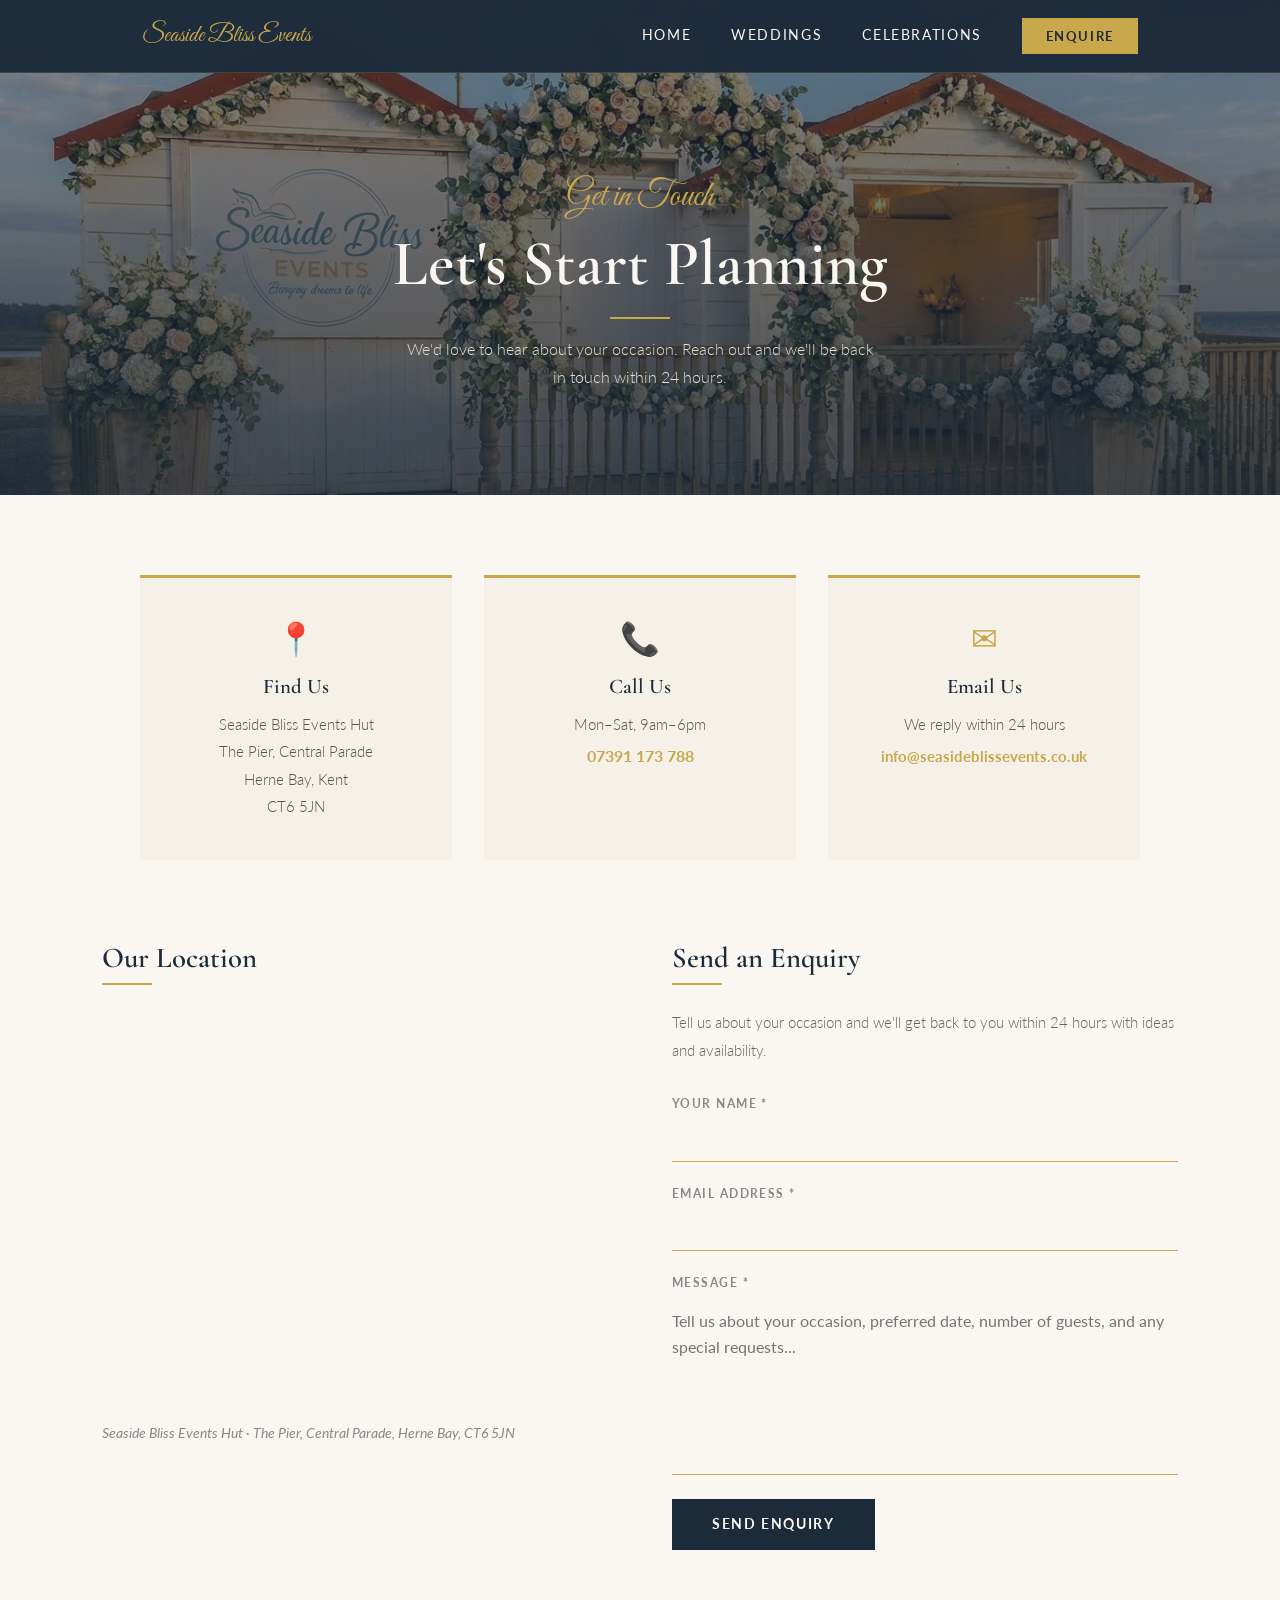
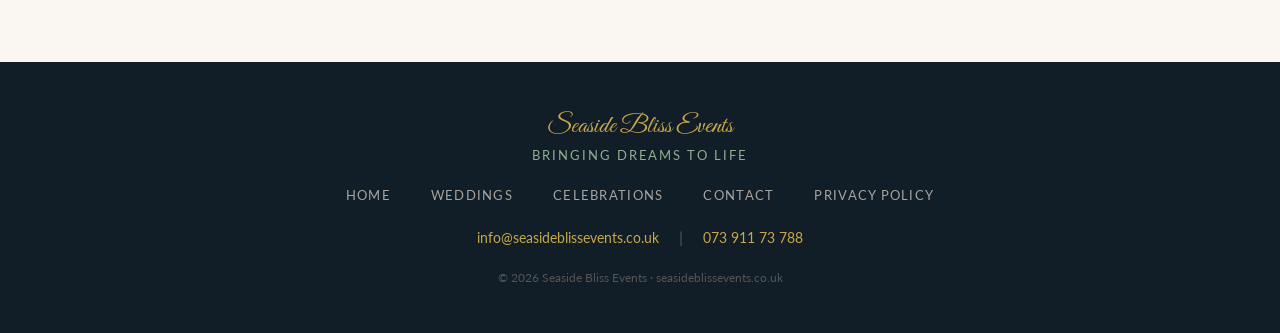
<file: contact.html>
<!DOCTYPE html>
<html lang="en-GB">
<head>
  <meta charset="UTF-8" />
  <meta name="viewport" content="width=device-width, initial-scale=1.0" />
  <title>Contact — Seaside Bliss Events</title>
  <meta name="description" content="Get in touch with Seaside Bliss Events. Find us by the sea, call us, or send an enquiry and we'll get back to you within 24 hours." />
  <link rel="preconnect" href="https://fonts.googleapis.com" />
  <link rel="preconnect" href="https://fonts.gstatic.com" crossorigin />
  <link href="https://fonts.googleapis.com/css2?family=Cormorant+Garamond:wght@300;400;500;600;700&family=Great+Vibes&family=Lato:wght@300;400;700&display=swap" rel="stylesheet" />
  <link rel="icon" href="data:image/svg+xml,<svg xmlns='http://www.w3.org/2000/svg' viewBox='0 0 100 100'><text y='.9em' font-size='90'>&#127796;</text></svg>" />
  <style>
    *, *::before, *::after { box-sizing: border-box; margin: 0; padding: 0; }
    body { background: #FAF7F2; font-family: 'Lato', sans-serif; }
    .reveal-section { opacity: 0; transform: translateY(28px); transition: opacity 0.7s ease, transform 0.7s ease; }
    .reveal-section.revealed { opacity: 1; transform: translateY(0); }
    @media (max-width: 768px) {
      .desktop-nav { display: none !important; }
      .burger-btn { display: flex !important; }
    }
    @media (max-width: 700px) {
      .info-grid { grid-template-columns: 1fr !important; }
      .contact-layout { grid-template-columns: 1fr !important; }
    }
  </style>
</head>
<body>

<!-- NAV -->
<nav id="main-nav" style="position:fixed;top:0;left:0;right:0;z-index:100;background:rgba(28,43,58,0.97);backdrop-filter:blur(8px);border-bottom:1px solid rgba(201,168,76,0.2);transition:background 0.4s ease;">
  <div style="max-width:1200px;margin:0 auto;padding:0 8%;display:flex;align-items:center;justify-content:space-between;height:72px;">
    <a href="index.html" style="text-decoration:none;display:flex;flex-direction:column;gap:1px;">
      <span style="font-family:'Great Vibes',cursive;color:#C9A84C;font-size:1.5rem;line-height:1;">Seaside Bliss Events</span>
    </a>
    <div class="desktop-nav" style="display:flex;gap:2.5rem;align-items:center;">
      <a href="index.html" style="font-family:'Lato',sans-serif;color:#FAF7F2;text-decoration:none;font-size:0.85rem;letter-spacing:0.12em;text-transform:uppercase;font-weight:400;border-bottom:1px solid transparent;padding-bottom:2px;transition:color 0.2s;" onmouseover="this.style.color='#C9A84C'" onmouseout="this.style.color='#FAF7F2'">Home</a>
      <a href="weddings.html" style="font-family:'Lato',sans-serif;color:#FAF7F2;text-decoration:none;font-size:0.85rem;letter-spacing:0.12em;text-transform:uppercase;font-weight:400;border-bottom:1px solid transparent;padding-bottom:2px;transition:color 0.2s;" onmouseover="this.style.color='#C9A84C'" onmouseout="this.style.color='#FAF7F2'">Weddings</a>
      <a href="celebrations.html" style="font-family:'Lato',sans-serif;color:#FAF7F2;text-decoration:none;font-size:0.85rem;letter-spacing:0.12em;text-transform:uppercase;font-weight:400;border-bottom:1px solid transparent;padding-bottom:2px;transition:color 0.2s;" onmouseover="this.style.color='#C9A84C'" onmouseout="this.style.color='#FAF7F2'">Celebrations</a>
      <a href="contact.html" style="font-family:'Lato',sans-serif;background:#C9A84C;color:#1C2B3A;text-decoration:none;font-size:0.8rem;letter-spacing:0.12em;text-transform:uppercase;font-weight:700;padding:0.6rem 1.5rem;transition:opacity 0.2s;" onmouseover="this.style.opacity='0.85'" onmouseout="this.style.opacity='1'">Enquire</a>
    </div>
    <button class="burger-btn" onclick="toggleMenu()" style="background:none;border:none;cursor:pointer;padding:4px;display:none;" aria-label="Menu">
      <div style="display:flex;flex-direction:column;gap:5px;">
        <div style="width:24px;height:1.5px;background:#FAF7F2;"></div>
        <div style="width:24px;height:1.5px;background:#FAF7F2;"></div>
        <div style="width:24px;height:1.5px;background:#FAF7F2;"></div>
      </div>
    </button>
  </div>
  <div id="mobile-menu" style="display:none;background:rgba(28,43,58,0.98);border-top:1px solid rgba(201,168,76,0.2);padding:1.5rem 8%;">
    <a href="index.html" style="display:block;font-family:'Lato',sans-serif;color:#FAF7F2;text-decoration:none;font-size:1rem;letter-spacing:0.1em;text-transform:uppercase;padding:0.9rem 0;border-bottom:1px solid rgba(201,168,76,0.1);">Home</a>
    <a href="weddings.html" style="display:block;font-family:'Lato',sans-serif;color:#FAF7F2;text-decoration:none;font-size:1rem;letter-spacing:0.1em;text-transform:uppercase;padding:0.9rem 0;border-bottom:1px solid rgba(201,168,76,0.1);">Weddings</a>
    <a href="celebrations.html" style="display:block;font-family:'Lato',sans-serif;color:#FAF7F2;text-decoration:none;font-size:1rem;letter-spacing:0.1em;text-transform:uppercase;padding:0.9rem 0;border-bottom:1px solid rgba(201,168,76,0.1);">Celebrations</a>
    <a href="contact.html" style="display:block;font-family:'Lato',sans-serif;color:#FAF7F2;text-decoration:none;font-size:1rem;letter-spacing:0.1em;text-transform:uppercase;padding:0.9rem 0;">Contact</a>
  </div>
</nav>

<!-- HERO -->
<section style="position:relative;height:55vh;min-height:420px;overflow:hidden;">
  <img src="images/hut_decorated.png" alt="Contact Seaside Bliss Events" style="width:100%;height:100%;object-fit:cover;object-position:center 60%;" />
  <div style="position:absolute;inset:0;background:linear-gradient(to bottom, rgba(28,43,58,0.5) 0%, rgba(28,43,58,0.8) 100%);"></div>
  <div style="position:absolute;inset:0;display:flex;flex-direction:column;align-items:center;justify-content:center;text-align:center;padding:0 8%;padding-top:72px;">
    <p style="font-family:'Great Vibes',cursive;color:#C9A84C;font-size:clamp(1.5rem,3vw,2.2rem);margin-bottom:0.5rem;">Get in Touch</p>
    <h1 style="font-family:'Cormorant Garamond',serif;color:#FAF7F2;font-size:clamp(2.2rem,5vw,4rem);font-weight:600;line-height:1.15;margin-bottom:1rem;">
      Let's Start Planning
    </h1>
    <div style="width:60px;height:2px;background:#C9A84C;margin:0 auto 1rem;"></div>
    <p style="color:#E8DDD0;font-size:1rem;line-height:1.8;max-width:480px;font-weight:300;">
      We'd love to hear about your occasion. Reach out and we'll be back in touch within 24 hours.
    </p>
  </div>
</section>

<!-- INFO CARDS -->
<section style="padding:5rem 8%;background:#FAF7F2;">
  <div style="max-width:1000px;margin:0 auto;">
    <div class="info-grid reveal-section" style="display:grid;grid-template-columns:repeat(3,1fr);gap:2rem;">

      <!-- Address -->
      <div style="background:#F5F0E8;padding:2.5rem 2rem;text-align:center;border-top:3px solid #C9A84C;">
        <div style="font-size:2rem;margin-bottom:1rem;color:#C9A84C;">&#128205;</div>
        <h3 style="font-family:'Cormorant Garamond',serif;color:#1C2B3A;font-size:1.3rem;font-weight:600;margin-bottom:0.75rem;">Find Us</h3>
        <p style="color:#555;line-height:1.8;font-weight:300;font-size:0.95rem;">
          Seaside Bliss Events Hut<br />
          The Pier, Central Parade<br />
          Herne Bay, Kent<br />
          CT6 5JN
        </p>
      </div>

      <!-- Phone -->
      <div style="background:#F5F0E8;padding:2.5rem 2rem;text-align:center;border-top:3px solid #C9A84C;">
        <div style="font-size:2rem;margin-bottom:1rem;color:#C9A84C;">&#128222;</div>
        <h3 style="font-family:'Cormorant Garamond',serif;color:#1C2B3A;font-size:1.3rem;font-weight:600;margin-bottom:0.75rem;">Call Us</h3>
        <p style="color:#555;line-height:1.8;font-weight:300;font-size:0.95rem;margin-bottom:0.5rem;">Mon–Sat, 9am–6pm</p>
        <a href="tel:+44 7391 173 788" style="color:#C9A84C;text-decoration:none;font-size:1rem;font-weight:700;transition:opacity 0.2s;" onmouseover="this.style.opacity='0.7'" onmouseout="this.style.opacity='1'">07391 173 788</a>
      </div>

      <!-- Email -->
      <div style="background:#F5F0E8;padding:2.5rem 2rem;text-align:center;border-top:3px solid #C9A84C;">
        <div style="font-size:2rem;margin-bottom:1rem;color:#C9A84C;">&#9993;</div>
        <h3 style="font-family:'Cormorant Garamond',serif;color:#1C2B3A;font-size:1.3rem;font-weight:600;margin-bottom:0.75rem;">Email Us</h3>
        <p style="color:#555;line-height:1.8;font-weight:300;font-size:0.95rem;margin-bottom:0.5rem;">We reply within 24 hours</p>
        <a href="mailto:info@seasideblissevents.co.uk" style="color:#C9A84C;text-decoration:none;font-size:0.95rem;font-weight:700;transition:opacity 0.2s;word-break:break-all;" onmouseover="this.style.opacity='0.7'" onmouseout="this.style.opacity='1'">info@seasideblissevents.co.uk</a>
      </div>

    </div>
  </div>
</section>

<!-- MAP + FORM -->
<section style="padding:0 8% 7rem;background:#FAF7F2;">
  <div style="max-width:1200px;margin:0 auto;">
    <div class="contact-layout" style="display:grid;grid-template-columns:1fr 1fr;gap:4rem;align-items:start;">

      <!-- Google Map -->
      <div class="reveal-section">
        <h2 style="font-family:'Cormorant Garamond',serif;color:#1C2B3A;font-size:1.8rem;font-weight:600;margin-bottom:0.5rem;">Our Location</h2>
        <div style="width:50px;height:2px;background:#C9A84C;margin-bottom:1.5rem;"></div>
        <div style="width:100%;height:400px;overflow:hidden;">
          <iframe
            src="https://www.google.com/maps/embed?pb=!1m18!1m12!1m3!1d2490.6591898605843!2d1.1179819766120014!3d51.37256177178295!2m3!1f0!2f0!3f0!3m2!1i1024!2i768!4f13.1!3m3!1m2!1s0x47d9356feee14ee1%3A0x34a9ee07e06024f5!2sHerne%20Bay%20Pier!5e0!3m2!1sen!2suk!4v1778436189778!5m2!1sen!2suk"
            width="100%"
            height="400"
            style="border:0;display:block;"
            allowfullscreen=""
            loading="lazy"
            referrerpolicy="no-referrer-when-downgrade"
            title="Seaside Bliss Events Location">
          </iframe>
        </div>
        <p style="color:#888;font-size:0.85rem;margin-top:1rem;font-style:italic;">Seaside Bliss Events Hut &middot; The Pier, Central Parade, Herne Bay, CT6 5JN</p>
      </div>

      <!-- Enquiry Form -->
      <div class="reveal-section" style="transition-delay:150ms;">
        <h2 style="font-family:'Cormorant Garamond',serif;color:#1C2B3A;font-size:1.8rem;font-weight:600;margin-bottom:0.5rem;">Send an Enquiry</h2>
        <div style="width:50px;height:2px;background:#C9A84C;margin-bottom:1.5rem;"></div>
        <p style="color:#666;line-height:1.8;font-weight:300;margin-bottom:2rem;font-size:0.95rem;">
          Tell us about your occasion and we'll get back to you within 24 hours with ideas and availability.
        </p>
        <form action="https://formspree.io/f/mkoyqyzb" method="POST" style="display:flex;flex-direction:column;gap:1.5rem;" id="enquiry-form">
          <div style="display:flex;flex-direction:column;gap:0.4rem;">
            <label style="font-size:0.75rem;letter-spacing:0.12em;text-transform:uppercase;color:#888;font-weight:700;">Your Name *</label>
            <input type="text" name="name" required style="border:none;border-bottom:1px solid #C9A84C;background:transparent;padding:0.75rem 0;font-size:1rem;color:#1C2B3A;outline:none;font-family:'Lato',sans-serif;" placeholder="" />
          </div>
          <div style="display:flex;flex-direction:column;gap:0.4rem;">
            <label style="font-size:0.75rem;letter-spacing:0.12em;text-transform:uppercase;color:#888;font-weight:700;">Email Address *</label>
            <input type="email" name="email" required style="border:none;border-bottom:1px solid #C9A84C;background:transparent;padding:0.75rem 0;font-size:1rem;color:#1C2B3A;outline:none;font-family:'Lato',sans-serif;" />
          </div>
          <div style="display:flex;flex-direction:column;gap:0.4rem;">
            <label style="font-size:0.75rem;letter-spacing:0.12em;text-transform:uppercase;color:#888;font-weight:700;">Message *</label>
            <textarea name="message" rows="6" required placeholder="Tell us about your occasion, preferred date, number of guests, and any special requests..." style="border:none;border-bottom:1px solid #C9A84C;background:transparent;padding:0.75rem 0;font-size:1rem;color:#1C2B3A;outline:none;font-family:'Lato',sans-serif;resize:none;line-height:1.6;"></textarea>
          </div>
          <div id="form-msg" style="display:none;padding:1rem;font-size:0.9rem;font-weight:300;"></div>
          <button type="submit" style="background:#1C2B3A;color:#FAF7F2;padding:1.1rem 2.5rem;border:none;cursor:pointer;font-size:0.85rem;letter-spacing:0.12em;text-transform:uppercase;font-weight:700;font-family:'Lato',sans-serif;transition:background 0.2s,color 0.2s;align-self:flex-start;" onmouseover="this.style.background='#C9A84C';this.style.color='#1C2B3A'" onmouseout="this.style.background='#1C2B3A';this.style.color='#FAF7F2'">
            Send Enquiry
          </button>
        </form>
      </div>

    </div>
  </div>
</section>

<!-- FOOTER -->
<footer style="background:#111D27;padding:3rem 8%;text-align:center;">
  <p style="font-family:'Great Vibes',cursive;color:#C9A84C;font-size:1.6rem;margin-bottom:0.3rem;">Seaside Bliss Events</p>
  <p style="color:#8FAF8F;font-size:0.8rem;letter-spacing:0.15em;text-transform:uppercase;margin-bottom:1.5rem;">Bringing dreams to life</p>
  <div style="display:flex;justify-content:center;gap:2.5rem;flex-wrap:wrap;margin-bottom:1.5rem;">
    <a href="index.html" style="color:#E8DDD0;text-decoration:none;font-size:0.8rem;letter-spacing:0.1em;text-transform:uppercase;opacity:0.7;transition:opacity 0.2s;" onmouseover="this.style.opacity='1'" onmouseout="this.style.opacity='0.7'">Home</a>
    <a href="weddings.html" style="color:#E8DDD0;text-decoration:none;font-size:0.8rem;letter-spacing:0.1em;text-transform:uppercase;opacity:0.7;transition:opacity 0.2s;" onmouseover="this.style.opacity='1'" onmouseout="this.style.opacity='0.7'">Weddings</a>
    <a href="celebrations.html" style="color:#E8DDD0;text-decoration:none;font-size:0.8rem;letter-spacing:0.1em;text-transform:uppercase;opacity:0.7;transition:opacity 0.2s;" onmouseover="this.style.opacity='1'" onmouseout="this.style.opacity='0.7'">Celebrations</a>
    <a href="contact.html" style="color:#E8DDD0;text-decoration:none;font-size:0.8rem;letter-spacing:0.1em;text-transform:uppercase;opacity:0.7;transition:opacity 0.2s;" onmouseover="this.style.opacity='1'" onmouseout="this.style.opacity='0.7'">Contact</a>
    <a href="privacy.html" style="color:#E8DDD0;text-decoration:none;font-size:0.8rem;letter-spacing:0.1em;text-transform:uppercase;opacity:0.7;transition:opacity 0.2s;" onmouseover="this.style.opacity='1'" onmouseout="this.style.opacity='0.7'">Privacy Policy</a>
  </div>
  <div style="margin-bottom:1.5rem;">
    <a href="mailto:info@seasideblissevents.co.uk" style="color:#C9A84C;text-decoration:none;font-size:0.85rem;margin:0 1rem;" onmouseover="this.style.opacity='0.8'" onmouseout="this.style.opacity='1'">info@seasideblissevents.co.uk</a>
    <span style="color:#555;">|</span>
    <a href="tel:+44 7391 173 788" style="color:#C9A84C;text-decoration:none;font-size:0.85rem;margin:0 1rem;" onmouseover="this.style.opacity='0.8'" onmouseout="this.style.opacity='1'">073 911 73 788</a>
  </div>
  <p style="color:#555;font-size:0.75rem;">&copy; <span id="yr"></span> Seaside Bliss Events &middot; seasideblissevents.co.uk</p>
</footer>

<script>
  document.getElementById('yr').textContent = new Date().getFullYear();
  const observer = new IntersectionObserver((entries) => {
    entries.forEach(e => { if (e.isIntersecting) { e.target.classList.add('revealed'); observer.unobserve(e.target); } });
  }, { threshold: 0.12 });
  document.querySelectorAll('.reveal-section').forEach(el => observer.observe(el));
  function toggleMenu() {
    const m = document.getElementById('mobile-menu');
    m.style.display = m.style.display === 'none' ? 'block' : 'none';
  }

  // Formspree AJAX submit
  const form = document.getElementById('enquiry-form');
  const msg = document.getElementById('form-msg');
  form.addEventListener('submit', async (e) => {
    e.preventDefault();
    const data = new FormData(form);
    try {
      const res = await fetch(form.action, { method: 'POST', body: data, headers: { 'Accept': 'application/json' } });
      if (res.ok) {
        msg.style.display = 'block';
        msg.style.background = '#F0FFF4';
        msg.style.color = '#2D6A4F';
        msg.style.border = '1px solid #8FAF8F';
        msg.textContent = 'Thank you! We\'ll be in touch within 24 hours.';
        form.reset();
      } else {
        throw new Error();
      }
    } catch {
      msg.style.display = 'block';
      msg.style.background = '#FFF5F5';
      msg.style.color = '#9B2335';
      msg.style.border = '1px solid #E8B4B8';
      msg.textContent = 'Something went wrong. Please email us directly at info@seasideblissevents.co.uk';
    }
  });
</script>
</body>
</html>
</file>
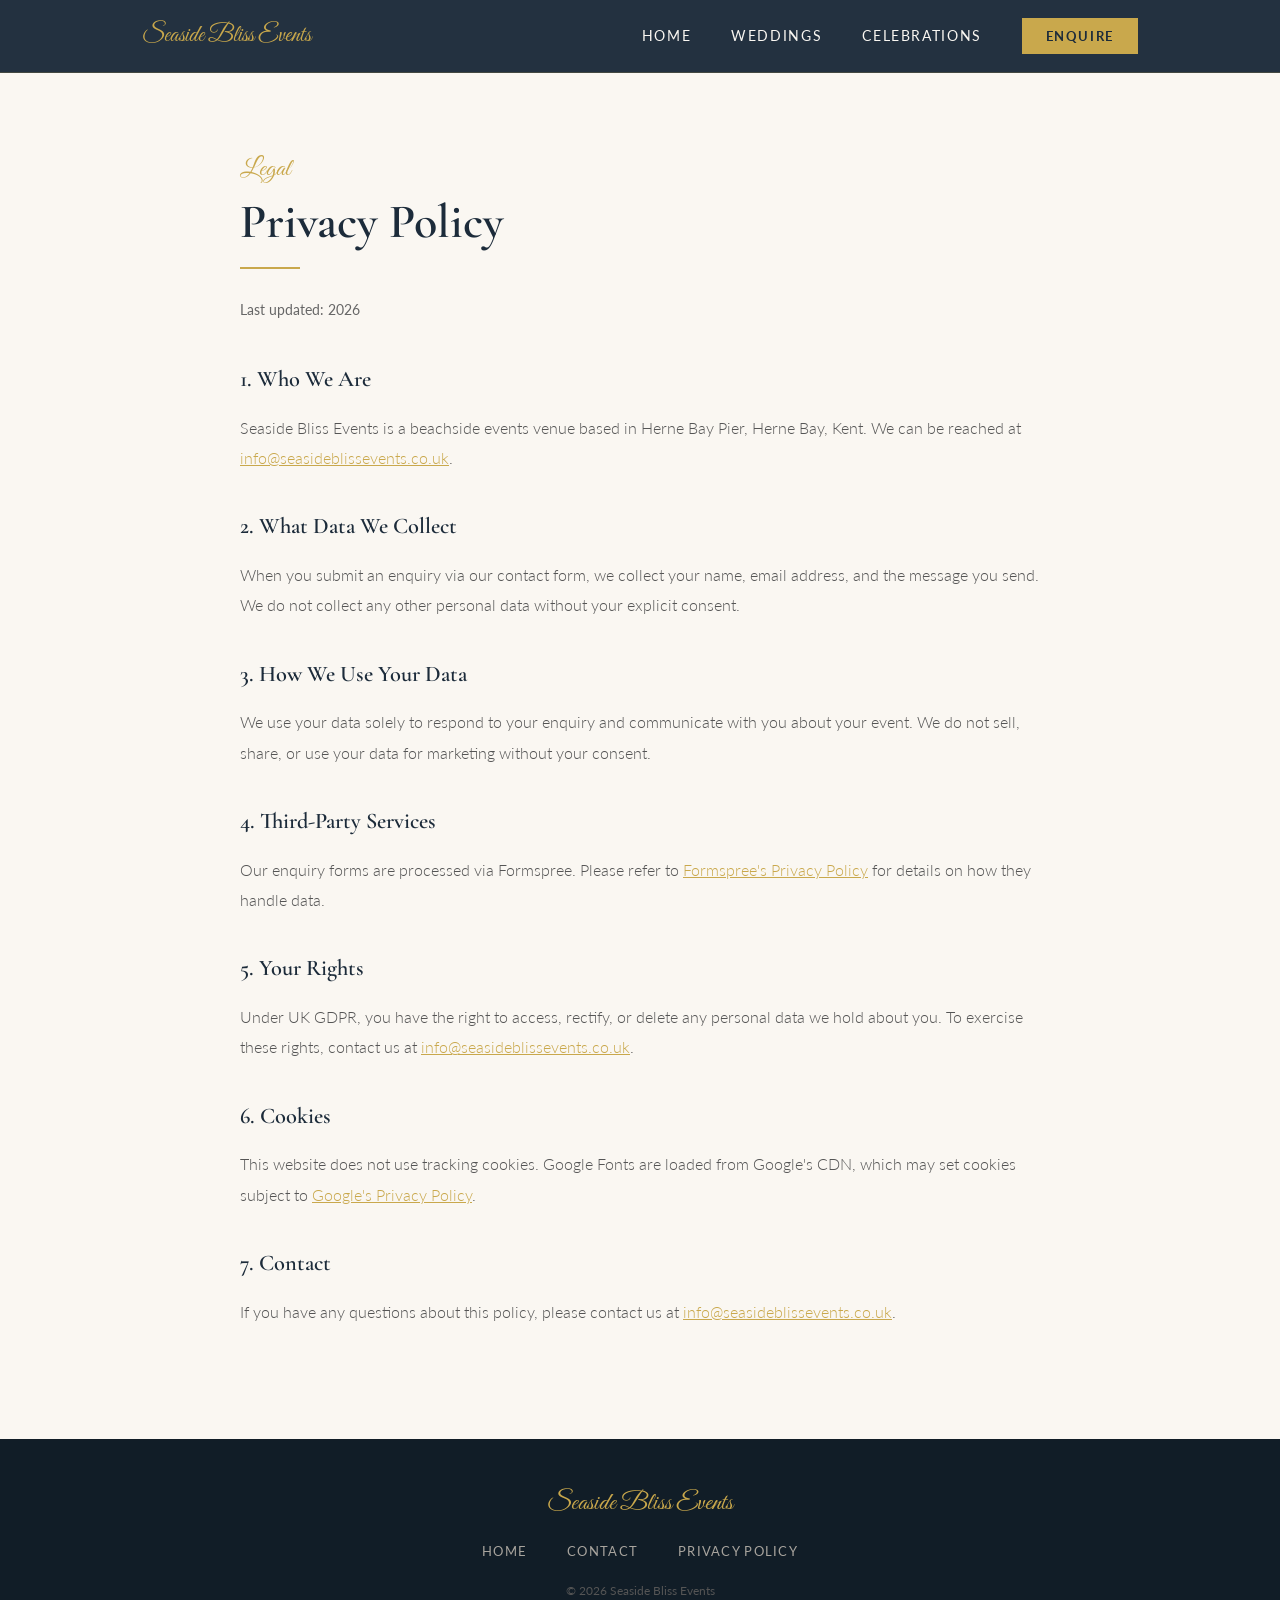
<file: privacy.html>
<!DOCTYPE html>
<html lang="en-GB">
<head>
  <meta charset="UTF-8" />
  <meta name="viewport" content="width=device-width, initial-scale=1.0" />
  <title>Privacy Policy — Seaside Bliss Events</title>
  <link rel="preconnect" href="https://fonts.googleapis.com" />
  <link rel="preconnect" href="https://fonts.gstatic.com" crossorigin />
  <link href="https://fonts.googleapis.com/css2?family=Cormorant+Garamond:wght@400;600&family=Great+Vibes&family=Lato:wght@300;400;700&display=swap" rel="stylesheet" />
  <link rel="icon" href="data:image/svg+xml,<svg xmlns='http://www.w3.org/2000/svg' viewBox='0 0 100 100'><text y='.9em' font-size='90'>&#127796;</text></svg>" />
  <style>
    *, *::before, *::after { box-sizing: border-box; margin: 0; padding: 0; }
    body { background: #FAF7F2; font-family: 'Lato', sans-serif; }
    @media (max-width: 768px) { .desktop-nav { display: none !important; } .burger-btn { display: flex !important; } }
  </style>
</head>
<body>

<nav style="position:sticky;top:0;z-index:100;background:rgba(28,43,58,0.97);backdrop-filter:blur(8px);border-bottom:1px solid rgba(201,168,76,0.2);">
  <div style="max-width:1200px;margin:0 auto;padding:0 8%;display:flex;align-items:center;justify-content:space-between;height:72px;">
    <a href="index.html" style="text-decoration:none;display:flex;flex-direction:column;gap:1px;">
      <span style="font-family:'Great Vibes',cursive;color:#C9A84C;font-size:1.5rem;line-height:1;">Seaside Bliss Events</span>
    </a>
    <div class="desktop-nav" style="display:flex;gap:2.5rem;align-items:center;">
      <a href="index.html" style="font-family:'Lato',sans-serif;color:#FAF7F2;text-decoration:none;font-size:0.85rem;letter-spacing:0.12em;text-transform:uppercase;font-weight:400;transition:color 0.2s;" onmouseover="this.style.color='#C9A84C'" onmouseout="this.style.color='#FAF7F2'">Home</a>
      <a href="weddings.html" style="font-family:'Lato',sans-serif;color:#FAF7F2;text-decoration:none;font-size:0.85rem;letter-spacing:0.12em;text-transform:uppercase;font-weight:400;transition:color 0.2s;" onmouseover="this.style.color='#C9A84C'" onmouseout="this.style.color='#FAF7F2'">Weddings</a>
      <a href="celebrations.html" style="font-family:'Lato',sans-serif;color:#FAF7F2;text-decoration:none;font-size:0.85rem;letter-spacing:0.12em;text-transform:uppercase;font-weight:400;transition:color 0.2s;" onmouseover="this.style.color='#C9A84C'" onmouseout="this.style.color='#FAF7F2'">Celebrations</a>
      <a href="contact.html" style="font-family:'Lato',sans-serif;background:#C9A84C;color:#1C2B3A;text-decoration:none;font-size:0.8rem;letter-spacing:0.12em;text-transform:uppercase;font-weight:700;padding:0.6rem 1.5rem;" onmouseover="this.style.opacity='0.85'" onmouseout="this.style.opacity='1'">Enquire</a>
    </div>
  </div>
</nav>

<section style="padding:5rem 8% 7rem;">
  <div style="max-width:800px;margin:0 auto;">
    <p style="font-family:'Great Vibes',cursive;color:#C9A84C;font-size:1.6rem;margin-bottom:0.5rem;">Legal</p>
    <h1 style="font-family:'Cormorant Garamond',serif;color:#1C2B3A;font-size:clamp(2rem,4vw,3rem);font-weight:600;margin-bottom:1rem;">Privacy Policy</h1>
    <div style="width:60px;height:2px;background:#C9A84C;margin-bottom:2rem;"></div>
    <p style="color:#666;font-size:0.9rem;margin-bottom:2.5rem;">Last updated: 2026</p>

    <div style="display:flex;flex-direction:column;gap:2rem;color:#555;line-height:1.9;font-weight:300;">
      <div>
        <h2 style="font-family:'Cormorant Garamond',serif;color:#1C2B3A;font-size:1.4rem;font-weight:600;margin-bottom:0.75rem;">1. Who We Are</h2>
        <p>Seaside Bliss Events is a beachside events venue based in Herne Bay Pier, Herne Bay, Kent. We can be reached at <a href="mailto:info@seasideblissevents.co.uk" style="color:#C9A84C;">info@seasideblissevents.co.uk</a>.</p>
      </div>
      <div>
        <h2 style="font-family:'Cormorant Garamond',serif;color:#1C2B3A;font-size:1.4rem;font-weight:600;margin-bottom:0.75rem;">2. What Data We Collect</h2>
        <p>When you submit an enquiry via our contact form, we collect your name, email address, and the message you send. We do not collect any other personal data without your explicit consent.</p>
      </div>
      <div>
        <h2 style="font-family:'Cormorant Garamond',serif;color:#1C2B3A;font-size:1.4rem;font-weight:600;margin-bottom:0.75rem;">3. How We Use Your Data</h2>
        <p>We use your data solely to respond to your enquiry and communicate with you about your event. We do not sell, share, or use your data for marketing without your consent.</p>
      </div>
      <div>
        <h2 style="font-family:'Cormorant Garamond',serif;color:#1C2B3A;font-size:1.4rem;font-weight:600;margin-bottom:0.75rem;">4. Third-Party Services</h2>
        <p>Our enquiry forms are processed via Formspree. Please refer to <a href="https://formspree.io/legal/privacy-policy" target="_blank" rel="noopener" style="color:#C9A84C;">Formspree's Privacy Policy</a> for details on how they handle data.</p>
      </div>
      <div>
        <h2 style="font-family:'Cormorant Garamond',serif;color:#1C2B3A;font-size:1.4rem;font-weight:600;margin-bottom:0.75rem;">5. Your Rights</h2>
        <p>Under UK GDPR, you have the right to access, rectify, or delete any personal data we hold about you. To exercise these rights, contact us at <a href="mailto:info@seasideblissevents.co.uk" style="color:#C9A84C;">info@seasideblissevents.co.uk</a>.</p>
      </div>
      <div>
        <h2 style="font-family:'Cormorant Garamond',serif;color:#1C2B3A;font-size:1.4rem;font-weight:600;margin-bottom:0.75rem;">6. Cookies</h2>
        <p>This website does not use tracking cookies. Google Fonts are loaded from Google's CDN, which may set cookies subject to <a href="https://policies.google.com/privacy" target="_blank" rel="noopener" style="color:#C9A84C;">Google's Privacy Policy</a>.</p>
      </div>
      <div>
        <h2 style="font-family:'Cormorant Garamond',serif;color:#1C2B3A;font-size:1.4rem;font-weight:600;margin-bottom:0.75rem;">7. Contact</h2>
        <p>If you have any questions about this policy, please contact us at <a href="mailto:info@seasideblissevents.co.uk" style="color:#C9A84C;">info@seasideblissevents.co.uk</a>.</p>
      </div>
    </div>
  </div>
</section>

<footer style="background:#111D27;padding:3rem 8%;text-align:center;">
  <p style="font-family:'Great Vibes',cursive;color:#C9A84C;font-size:1.6rem;margin-bottom:0.3rem;">Seaside Bliss Events</p>
  <div style="display:flex;justify-content:center;gap:2.5rem;flex-wrap:wrap;margin:1.5rem 0;">
    <a href="index.html" style="color:#E8DDD0;text-decoration:none;font-size:0.8rem;letter-spacing:0.1em;text-transform:uppercase;opacity:0.7;" onmouseover="this.style.opacity='1'" onmouseout="this.style.opacity='0.7'">Home</a>
    <a href="contact.html" style="color:#E8DDD0;text-decoration:none;font-size:0.8rem;letter-spacing:0.1em;text-transform:uppercase;opacity:0.7;" onmouseover="this.style.opacity='1'" onmouseout="this.style.opacity='0.7'">Contact</a>
    <a href="privacy.html" style="color:#E8DDD0;text-decoration:none;font-size:0.8rem;letter-spacing:0.1em;text-transform:uppercase;opacity:0.7;" onmouseover="this.style.opacity='1'" onmouseout="this.style.opacity='0.7'">Privacy Policy</a>
  </div>
  <p style="color:#555;font-size:0.75rem;">&copy; <span id="yr"></span> Seaside Bliss Events</p>
</footer>
<script>document.getElementById('yr').textContent = new Date().getFullYear();</script>
</body>
</html>
</file>
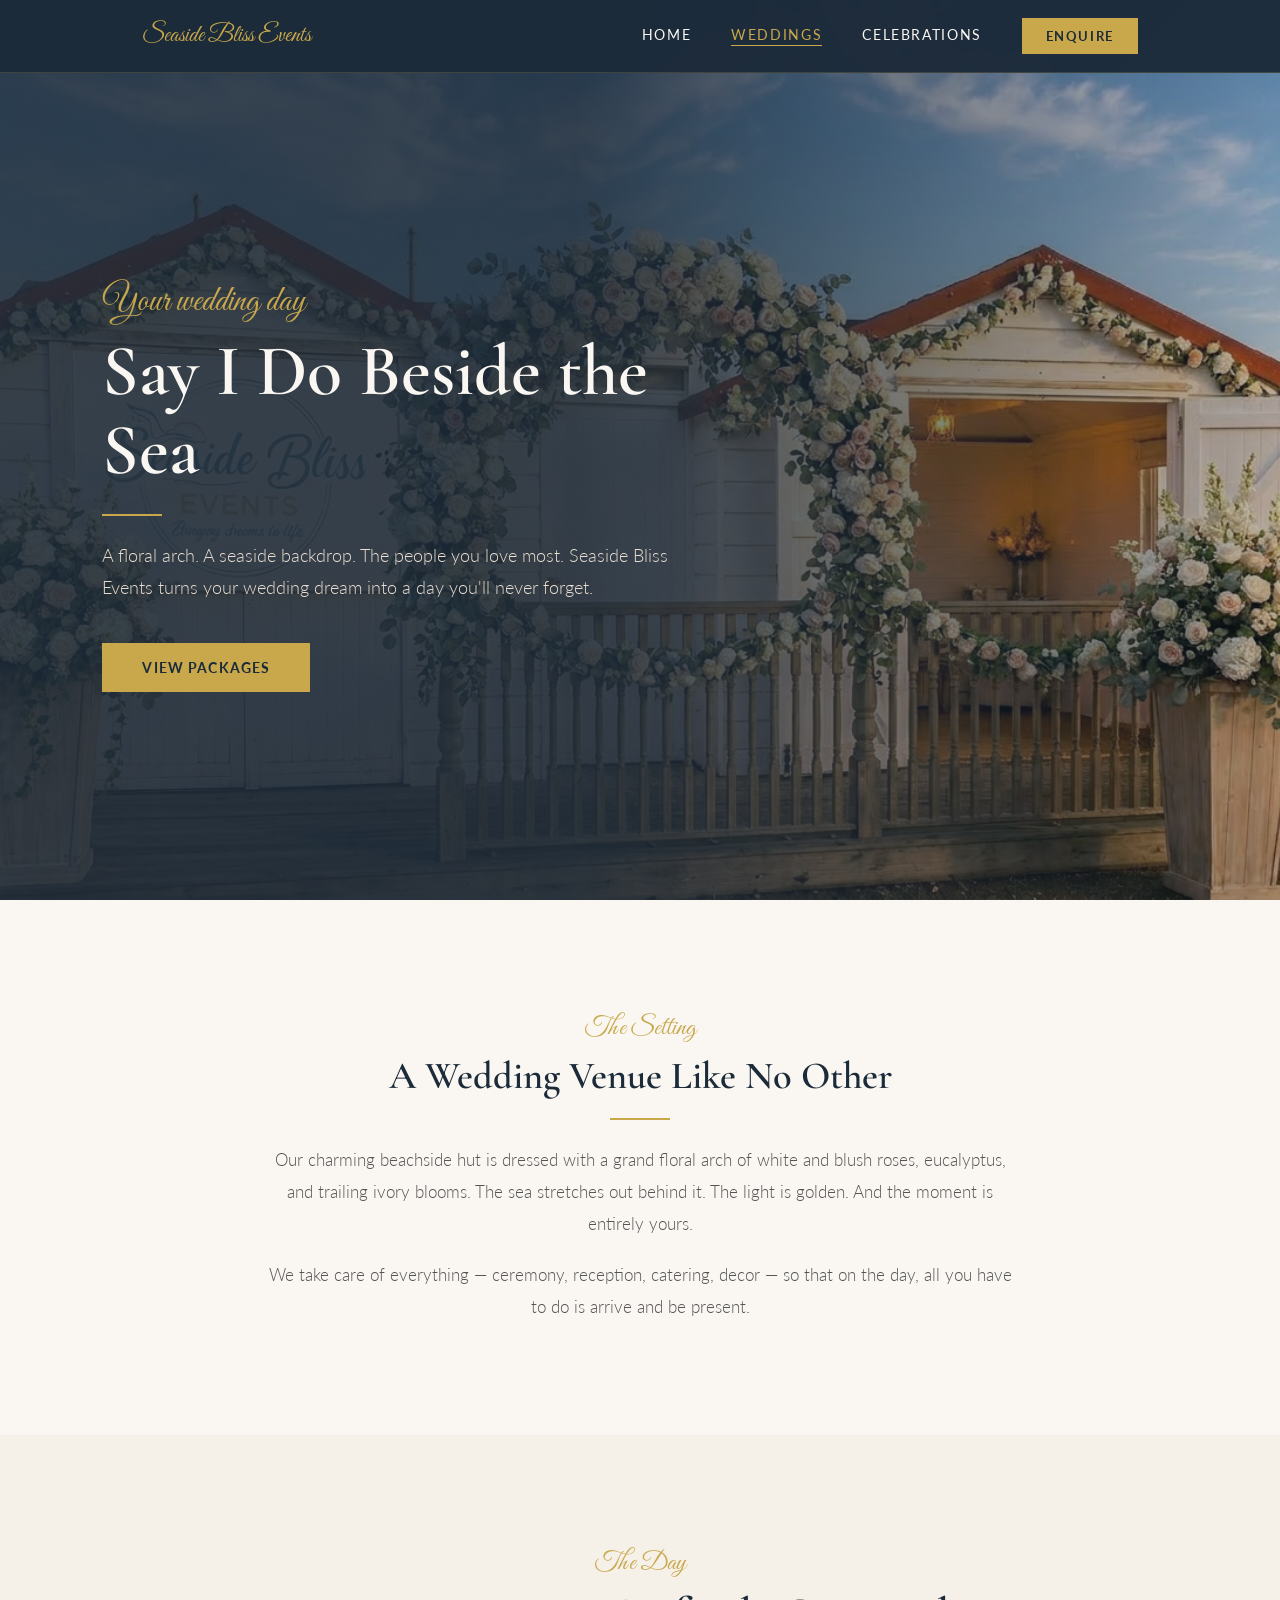
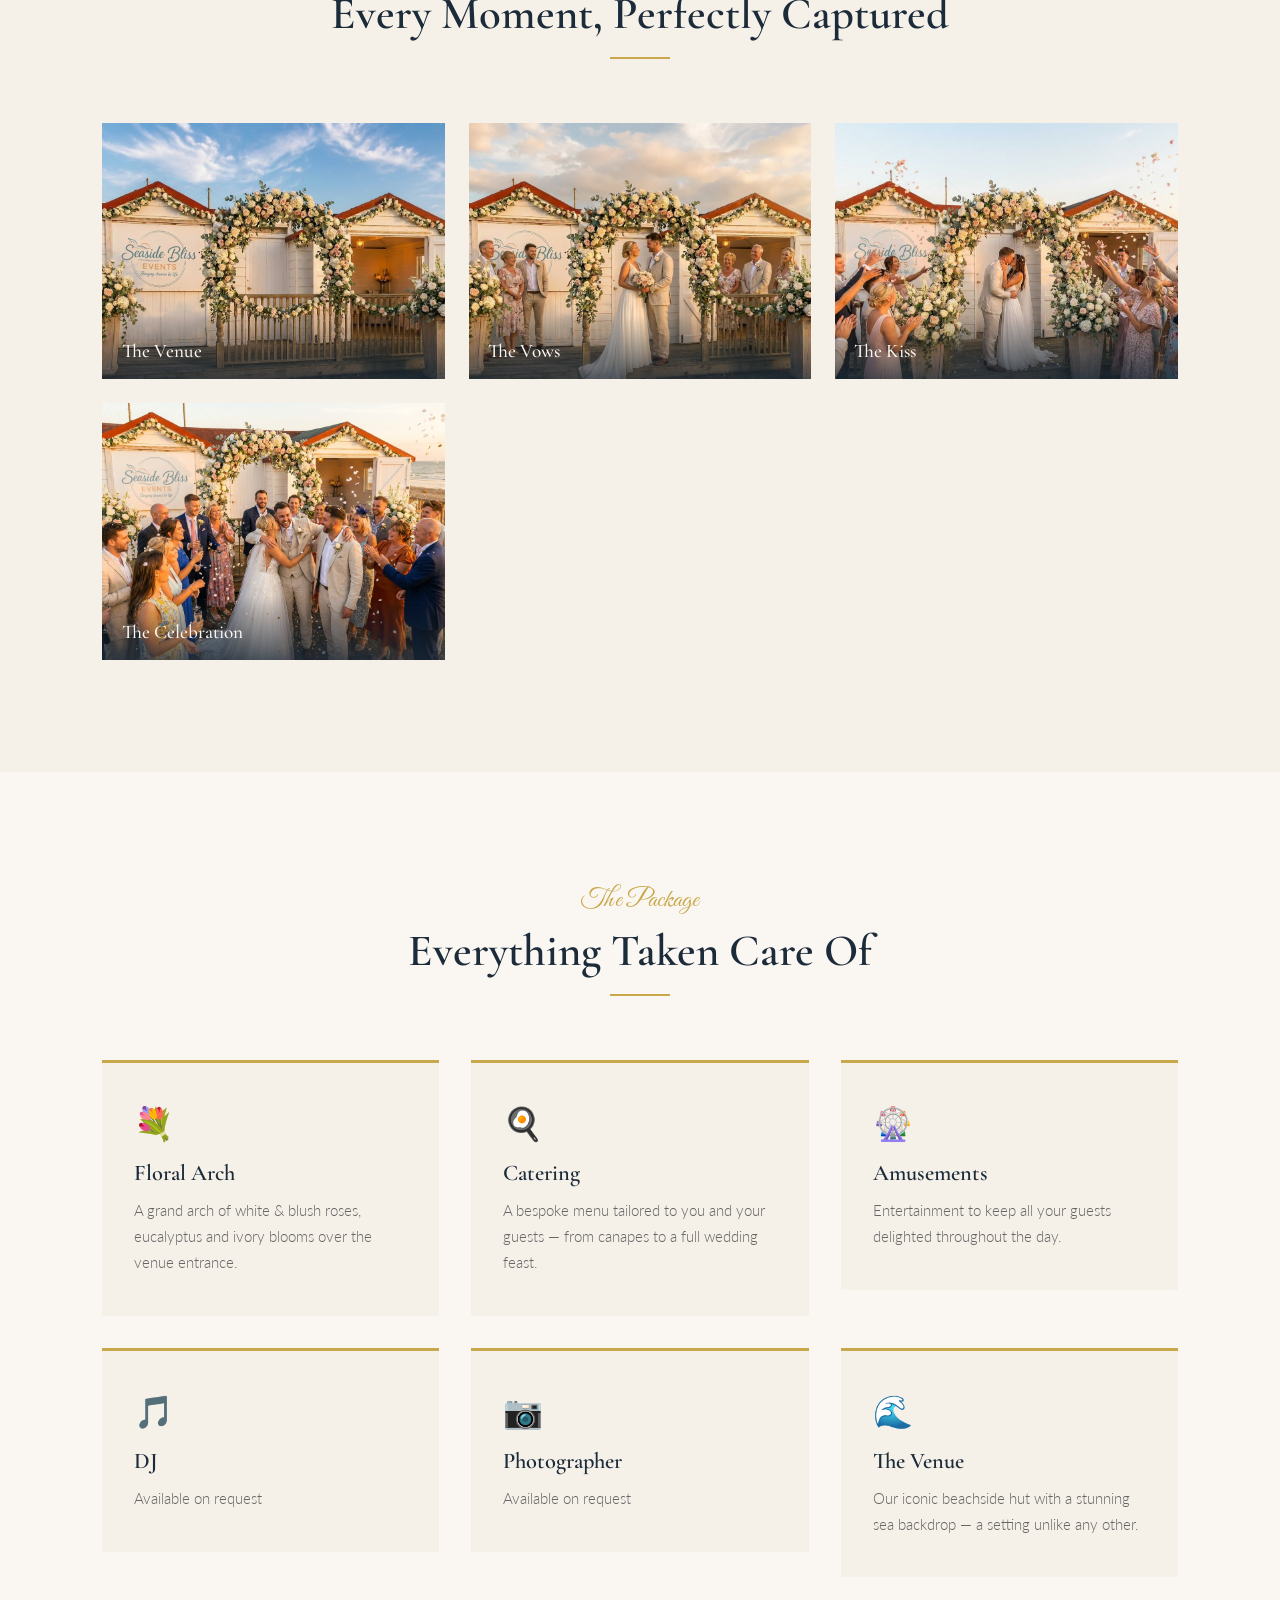
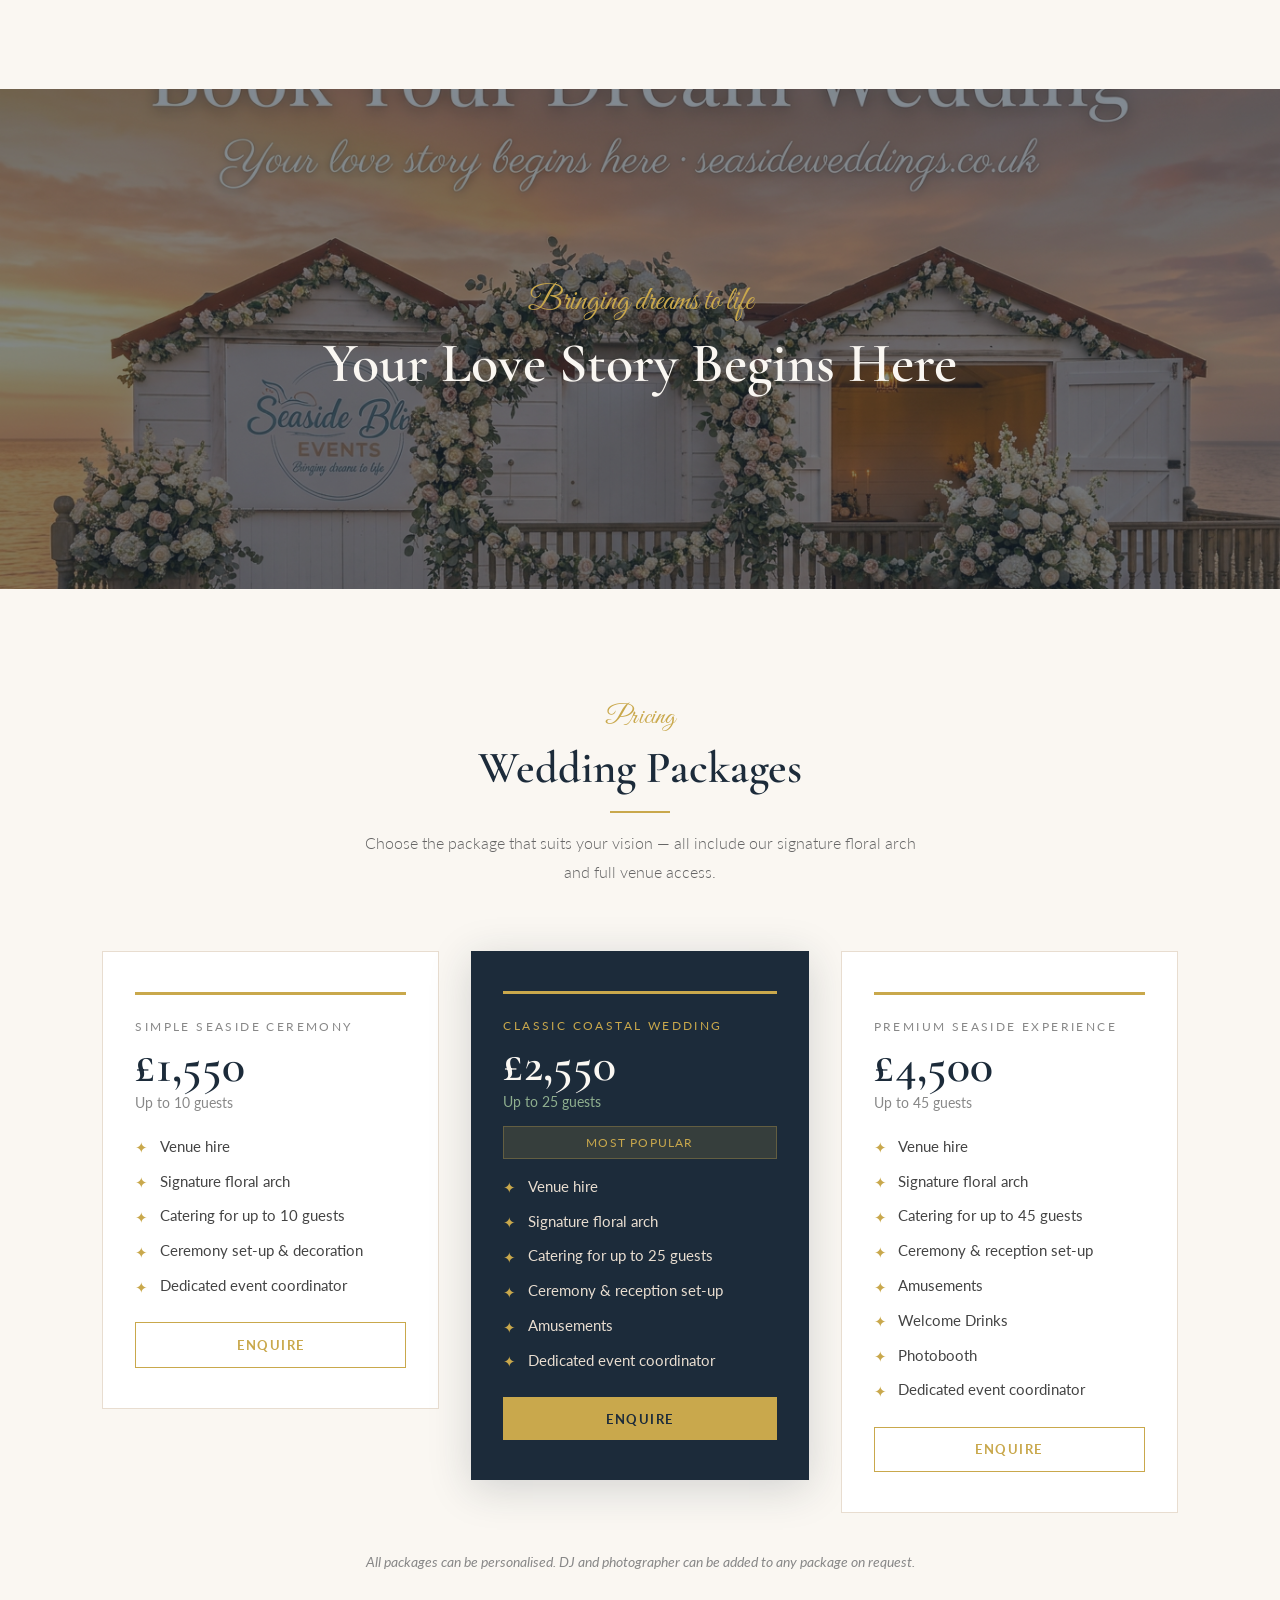
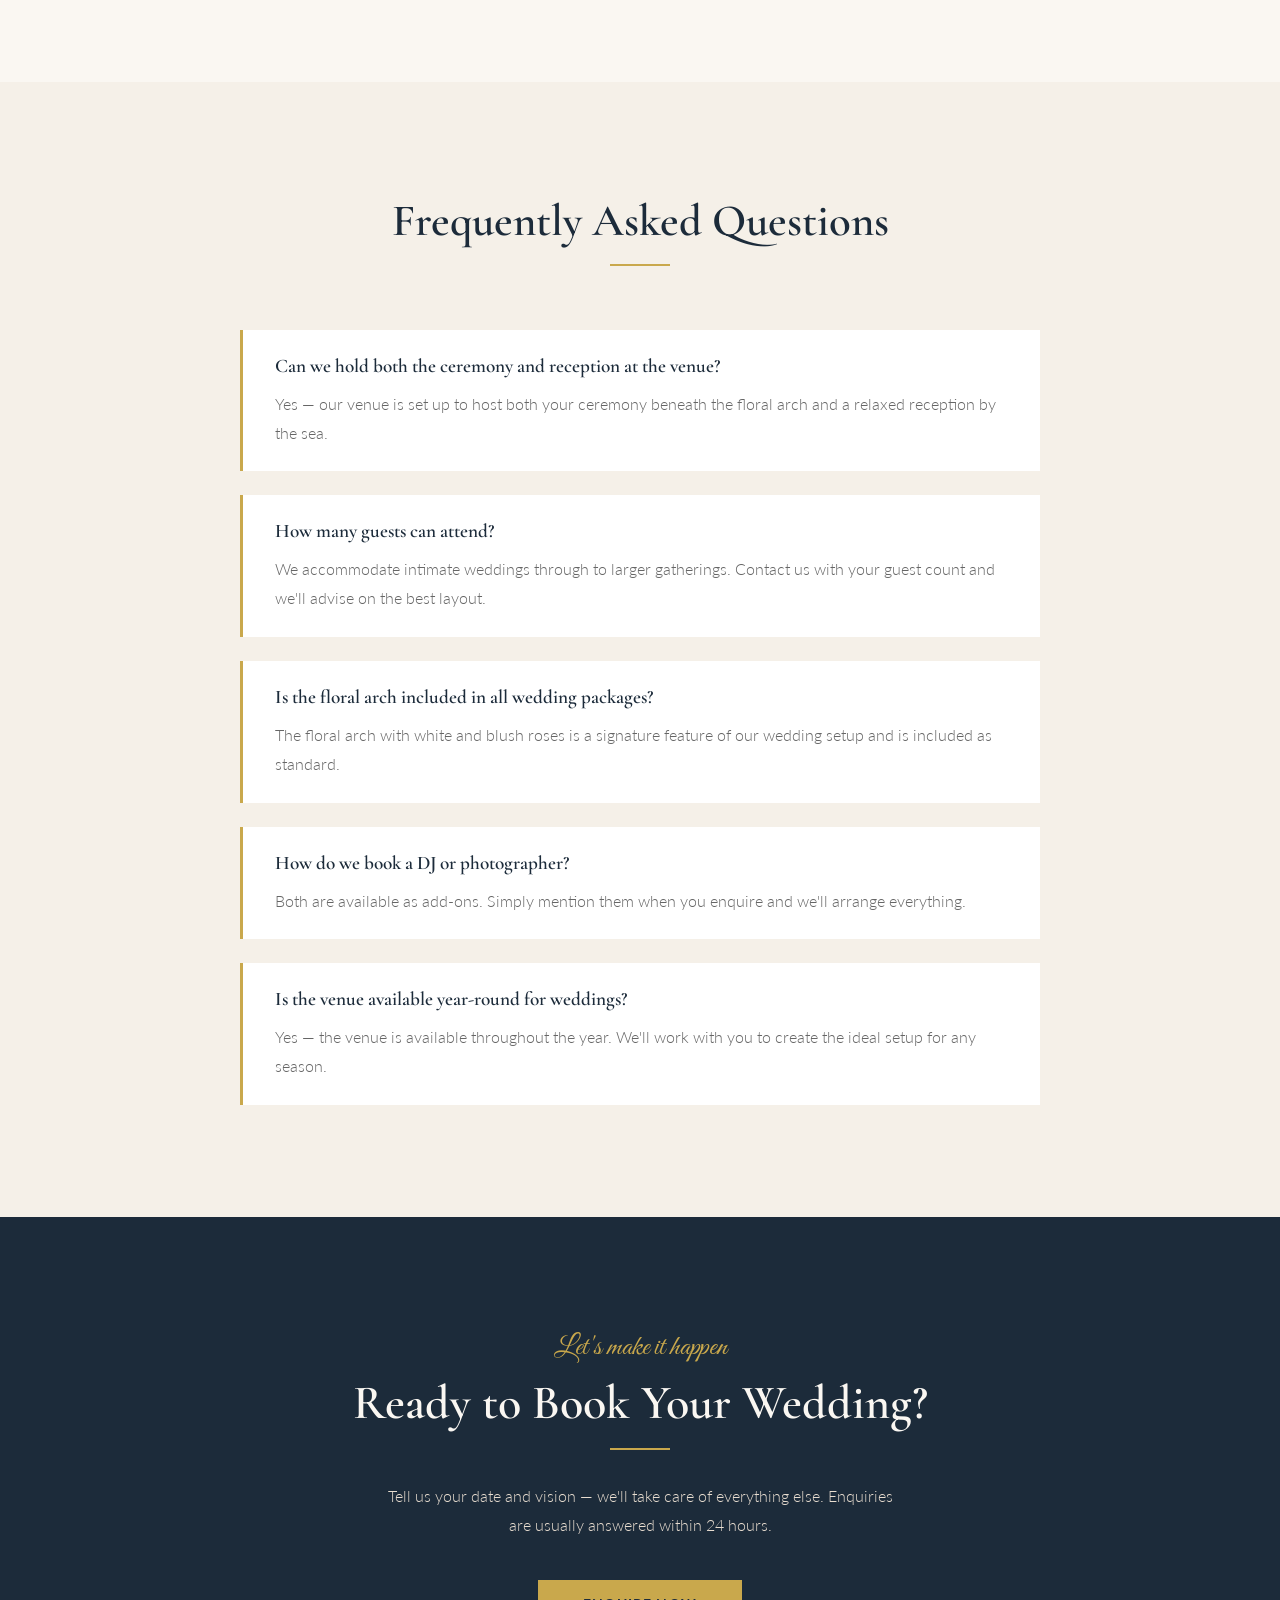
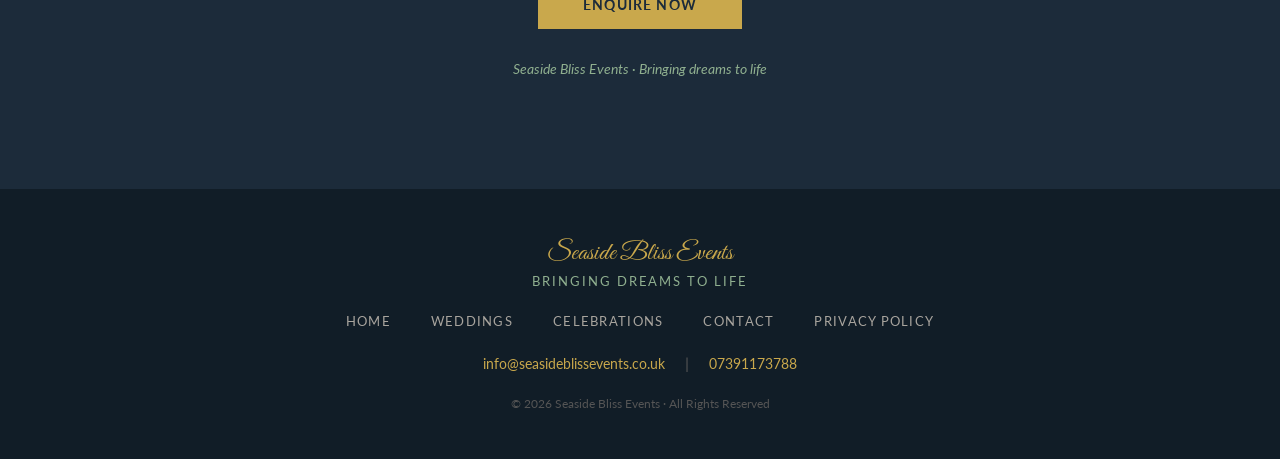
<file: weddings.html>
<!DOCTYPE html>
<html lang="en-GB">
<head>
  <meta charset="UTF-8" />
  <meta name="viewport" content="width=device-width, initial-scale=1.0" />
  <title>Weddings — Seaside Bliss Events</title>
  <meta name="description" content="Say I do beside the sea. Seaside Bliss Events offers different wedding packages at our unique beachside hut venue." />
  <link rel="preconnect" href="https://fonts.googleapis.com" />
  <link rel="preconnect" href="https://fonts.gstatic.com" crossorigin />
  <link href="https://fonts.googleapis.com/css2?family=Cormorant+Garamond:wght@300;400;500;600;700&family=Great+Vibes&family=Lato:wght@300;400;700&display=swap" rel="stylesheet" />
  <link rel="icon" href="data:image/svg+xml,<svg xmlns='http://www.w3.org/2000/svg' viewBox='0 0 100 100'><text y='.9em' font-size='90'>&#127796;</text></svg>" />
  <style>
    *, *::before, *::after { box-sizing: border-box; margin: 0; padding: 0; }
    body { background: #FAF7F2; font-family: 'Lato', sans-serif; }
    .reveal-section { opacity: 0; transform: translateY(28px); transition: opacity 0.7s ease, transform 0.7s ease; }
    .reveal-section.revealed { opacity: 1; transform: translateY(0); }
    @media (max-width: 768px) {
      .desktop-nav { display: none !important; }
      .burger-btn { display: flex !important; }
    }
  </style>
</head>
<body>

<!-- NAV -->
<nav id="main-nav" style="position:fixed;top:0;left:0;right:0;z-index:100;background:rgba(28,43,58,0.97);backdrop-filter:blur(8px);border-bottom:1px solid rgba(201,168,76,0.2);transition:background 0.4s ease;">
  <div style="max-width:1200px;margin:0 auto;padding:0 8%;display:flex;align-items:center;justify-content:space-between;height:72px;">
    <a href="index.html" style="text-decoration:none;display:flex;flex-direction:column;gap:1px;">
      <span style="font-family:'Great Vibes',cursive;color:#C9A84C;font-size:1.5rem;line-height:1;">Seaside Bliss Events</span>
    </a>
    <div class="desktop-nav" style="display:flex;gap:2.5rem;align-items:center;">
      <a href="index.html" style="font-family:'Lato',sans-serif;color:#FAF7F2;text-decoration:none;font-size:0.85rem;letter-spacing:0.12em;text-transform:uppercase;font-weight:400;border-bottom:1px solid transparent;padding-bottom:2px;transition:color 0.2s;" onmouseover="this.style.color='#C9A84C'" onmouseout="this.style.color='#FAF7F2'">Home</a>
      <a href="weddings.html" style="font-family:'Lato',sans-serif;color:#C9A84C;text-decoration:none;font-size:0.85rem;letter-spacing:0.12em;text-transform:uppercase;font-weight:400;border-bottom:1px solid #C9A84C;padding-bottom:2px;">Weddings</a>
      <a href="celebrations.html" style="font-family:'Lato',sans-serif;color:#FAF7F2;text-decoration:none;font-size:0.85rem;letter-spacing:0.12em;text-transform:uppercase;font-weight:400;border-bottom:1px solid transparent;padding-bottom:2px;transition:color 0.2s;" onmouseover="this.style.color='#C9A84C'" onmouseout="this.style.color='#FAF7F2'">Celebrations</a>
      <a href="contact.html" style="font-family:'Lato',sans-serif;background:#C9A84C;color:#1C2B3A;text-decoration:none;font-size:0.8rem;letter-spacing:0.12em;text-transform:uppercase;font-weight:700;padding:0.6rem 1.5rem;transition:opacity 0.2s;" onmouseover="this.style.opacity='0.85'" onmouseout="this.style.opacity='1'">Enquire</a>
    </div>
    <button class="burger-btn" onclick="toggleMenu()" style="background:none;border:none;cursor:pointer;padding:4px;display:none;" aria-label="Menu">
      <div style="display:flex;flex-direction:column;gap:5px;">
        <div style="width:24px;height:1.5px;background:#FAF7F2;"></div>
        <div style="width:24px;height:1.5px;background:#FAF7F2;"></div>
        <div style="width:24px;height:1.5px;background:#FAF7F2;"></div>
      </div>
    </button>
  </div>
  <div id="mobile-menu" style="display:none;background:rgba(28,43,58,0.98);border-top:1px solid rgba(201,168,76,0.2);padding:1.5rem 8%;">
    <a href="index.html" style="display:block;font-family:'Lato',sans-serif;color:#FAF7F2;text-decoration:none;font-size:1rem;letter-spacing:0.1em;text-transform:uppercase;padding:0.9rem 0;border-bottom:1px solid rgba(201,168,76,0.1);">Home</a>
    <a href="weddings.html" style="display:block;font-family:'Lato',sans-serif;color:#FAF7F2;text-decoration:none;font-size:1rem;letter-spacing:0.1em;text-transform:uppercase;padding:0.9rem 0;border-bottom:1px solid rgba(201,168,76,0.1);">Weddings</a>
    <a href="celebrations.html" style="display:block;font-family:'Lato',sans-serif;color:#FAF7F2;text-decoration:none;font-size:1rem;letter-spacing:0.1em;text-transform:uppercase;padding:0.9rem 0;border-bottom:1px solid rgba(201,168,76,0.1);">Celebrations</a>
    <a href="contact.html" style="display:block;font-family:'Lato',sans-serif;color:#FAF7F2;text-decoration:none;font-size:1rem;letter-spacing:0.1em;text-transform:uppercase;padding:0.9rem 0;">Contact</a>
  </div>
</nav>

<!-- HERO -->
<section style="position:relative;height:100vh;min-height:640px;overflow:hidden;">
  <img src="images/wedding_venue.png" alt="Wedding at Seaside Bliss" style="width:100%;height:100%;object-fit:cover;object-position:center 40%;" />
  <div style="position:absolute;inset:0;background:linear-gradient(to right, rgba(28,43,58,0.88) 45%, rgba(28,43,58,0.25) 100%);"></div>
  <div style="position:absolute;inset:0;display:flex;align-items:center;padding:0 8%;padding-top:72px;">
    <div style="max-width:580px;">
      <p style="font-family:'Great Vibes',cursive;color:#C9A84C;font-size:clamp(1.5rem,3vw,2.2rem);margin-bottom:0.5rem;">Your wedding day</p>
      <h1 style="font-family:'Cormorant Garamond',serif;color:#FAF7F2;font-size:clamp(2.5rem,6vw,4.5rem);font-weight:600;line-height:1.1;margin-bottom:1.5rem;">
        Say I Do Beside the Sea
      </h1>
      <div style="width:60px;height:2px;background:#C9A84C;margin:0 0 1.5rem;"></div>
      <p style="color:#E8DDD0;font-size:1.1rem;line-height:1.8;margin-bottom:2.5rem;font-weight:300;">
        A floral arch. A seaside backdrop. The people you love most. Seaside Bliss Events turns your wedding dream into a day you'll never forget.
      </p>
      <a href="#packages" style="display:inline-block;background:#C9A84C;color:#1C2B3A;padding:1rem 2.5rem;font-weight:700;font-size:0.9rem;text-decoration:none;letter-spacing:0.08em;text-transform:uppercase;transition:opacity 0.2s;" onmouseover="this.style.opacity='0.85'" onmouseout="this.style.opacity='1'">
        View Packages
      </a>
    </div>
  </div>
</section>

<!-- INTRO -->
<section style="padding:7rem 8%;">
  <div style="max-width:760px;margin:0 auto;text-align:center;">
    <div class="reveal-section">
      <p style="font-family:'Great Vibes',cursive;color:#C9A84C;font-size:1.6rem;margin-bottom:0.5rem;">The Setting</p>
      <h2 style="font-family:'Cormorant Garamond',serif;color:#1C2B3A;font-size:clamp(1.8rem,3vw,2.8rem);font-weight:600;line-height:1.3;margin-bottom:1rem;">
        A Wedding Venue Like No Other
      </h2>
      <div style="width:60px;height:2px;background:#C9A84C;margin:1rem auto;"></div>
      <p style="color:#555;line-height:1.9;font-weight:300;margin-top:1.5rem;font-size:1.05rem;">
        Our charming beachside hut is dressed with a grand floral arch of white and blush roses, eucalyptus, and trailing ivory blooms. The sea stretches out behind it. The light is golden. And the moment is entirely yours.
      </p>
      <p style="color:#555;line-height:1.9;font-weight:300;margin-top:1.2rem;font-size:1.05rem;">
        We take care of everything — ceremony, reception, catering, decor — so that on the day, all you have to do is arrive and be present.
      </p>
    </div>
  </div>
</section>

<!-- MOMENTS GRID -->
<section style="background:#F5F0E8;padding:7rem 8%;">
  <div style="max-width:1200px;margin:0 auto;">
    <div class="reveal-section">
      <div style="text-align:center;margin-bottom:4rem;">
        <p style="font-family:'Great Vibes',cursive;color:#C9A84C;font-size:1.6rem;margin-bottom:0.5rem;">The Day</p>
        <h2 style="font-family:'Cormorant Garamond',serif;color:#1C2B3A;font-size:clamp(1.8rem,3.5vw,3rem);font-weight:600;">Every Moment, Perfectly Captured</h2>
        <div style="width:60px;height:2px;background:#C9A84C;margin:1rem auto;"></div>
      </div>
    </div>
    <div style="display:grid;grid-template-columns:repeat(auto-fit,minmax(260px,1fr));gap:1.5rem;">

      <div class="reveal-section" style="transition-delay:0ms;">
        <div style="position:relative;overflow:hidden;aspect-ratio:4/3;">
          <img src="images/wedding_venue.png" alt="The Venue" style="width:100%;height:100%;object-fit:cover;transition:transform 0.6s;" onmouseover="this.style.transform='scale(1.06)'" onmouseout="this.style.transform='scale(1)'" />
          <div style="position:absolute;bottom:0;left:0;right:0;background:linear-gradient(to top, rgba(28,43,58,0.75), transparent);padding:1.5rem 1.2rem 1rem;">
            <p style="font-family:'Cormorant Garamond',serif;color:#FAF7F2;font-size:1.2rem;font-weight:500;">The Venue</p>
          </div>
        </div>
      </div>

      <div class="reveal-section" style="transition-delay:80ms;">
        <div style="position:relative;overflow:hidden;aspect-ratio:4/3;">
          <img src="images/wedding_vows.png" alt="The Vows" style="width:100%;height:100%;object-fit:cover;transition:transform 0.6s;" onmouseover="this.style.transform='scale(1.06)'" onmouseout="this.style.transform='scale(1)'" />
          <div style="position:absolute;bottom:0;left:0;right:0;background:linear-gradient(to top, rgba(28,43,58,0.75), transparent);padding:1.5rem 1.2rem 1rem;">
            <p style="font-family:'Cormorant Garamond',serif;color:#FAF7F2;font-size:1.2rem;font-weight:500;">The Vows</p>
          </div>
        </div>
      </div>

      <div class="reveal-section" style="transition-delay:160ms;">
        <div style="position:relative;overflow:hidden;aspect-ratio:4/3;">
          <img src="images/wedding_kiss.png" alt="The Kiss" style="width:100%;height:100%;object-fit:cover;transition:transform 0.6s;" onmouseover="this.style.transform='scale(1.06)'" onmouseout="this.style.transform='scale(1)'" />
          <div style="position:absolute;bottom:0;left:0;right:0;background:linear-gradient(to top, rgba(28,43,58,0.75), transparent);padding:1.5rem 1.2rem 1rem;">
            <p style="font-family:'Cormorant Garamond',serif;color:#FAF7F2;font-size:1.2rem;font-weight:500;">The Kiss</p>
          </div>
        </div>
      </div>

      <div class="reveal-section" style="transition-delay:240ms;">
        <div style="position:relative;overflow:hidden;aspect-ratio:4/3;">
          <img src="images/wedding_guests.png" alt="The Celebration" style="width:100%;height:100%;object-fit:cover;transition:transform 0.6s;" onmouseover="this.style.transform='scale(1.06)'" onmouseout="this.style.transform='scale(1)'" />
          <div style="position:absolute;bottom:0;left:0;right:0;background:linear-gradient(to top, rgba(28,43,58,0.75), transparent);padding:1.5rem 1.2rem 1rem;">
            <p style="font-family:'Cormorant Garamond',serif;color:#FAF7F2;font-size:1.2rem;font-weight:500;">The Celebration</p>
          </div>
        </div>
      </div>

    </div>
  </div>
</section>

<!-- WHAT'S INCLUDED -->
<section style="padding:7rem 8%;">
  <div style="max-width:1200px;margin:0 auto;">
    <div class="reveal-section">
      <div style="text-align:center;margin-bottom:4rem;">
        <p style="font-family:'Great Vibes',cursive;color:#C9A84C;font-size:1.6rem;margin-bottom:0.5rem;">The Package</p>
        <h2 style="font-family:'Cormorant Garamond',serif;color:#1C2B3A;font-size:clamp(1.8rem,3.5vw,3rem);font-weight:600;">Everything Taken Care Of</h2>
        <div style="width:60px;height:2px;background:#C9A84C;margin:1rem auto;"></div>
      </div>
    </div>
    <div style="display:grid;grid-template-columns:repeat(auto-fit,minmax(280px,1fr));gap:2rem;">

      <div class="reveal-section" style="transition-delay:0ms;">
        <div style="padding:2.5rem 2rem;background:#F5F0E8;border-top:3px solid #C9A84C;transition:transform 0.2s,box-shadow 0.2s;" onmouseover="this.style.transform='translateY(-4px)';this.style.boxShadow='0 12px 40px rgba(28,43,58,0.1)'" onmouseout="this.style.transform='translateY(0)';this.style.boxShadow='none'">
          <div style="font-size:2rem;margin-bottom:1rem;">&#128144;</div>
          <h4 style="font-family:'Cormorant Garamond',serif;color:#1C2B3A;font-size:1.4rem;font-weight:600;margin-bottom:0.75rem;">Floral Arch</h4>
          <p style="color:#666;line-height:1.7;font-size:0.95rem;font-weight:300;">A grand arch of white &amp; blush roses, eucalyptus and ivory blooms over the venue entrance.</p>
        </div>
      </div>

      <div class="reveal-section" style="transition-delay:70ms;">
        <div style="padding:2.5rem 2rem;background:#F5F0E8;border-top:3px solid #C9A84C;transition:transform 0.2s,box-shadow 0.2s;" onmouseover="this.style.transform='translateY(-4px)';this.style.boxShadow='0 12px 40px rgba(28,43,58,0.1)'" onmouseout="this.style.transform='translateY(0)';this.style.boxShadow='none'">
          <div style="font-size:2rem;margin-bottom:1rem;">&#127859;</div>
          <h4 style="font-family:'Cormorant Garamond',serif;color:#1C2B3A;font-size:1.4rem;font-weight:600;margin-bottom:0.75rem;">Catering</h4>
          <p style="color:#666;line-height:1.7;font-size:0.95rem;font-weight:300;">A bespoke menu tailored to you and your guests — from canapes to a full wedding feast.</p>
        </div>
      </div>

      <div class="reveal-section" style="transition-delay:140ms;">
        <div style="padding:2.5rem 2rem;background:#F5F0E8;border-top:3px solid #C9A84C;transition:transform 0.2s,box-shadow 0.2s;" onmouseover="this.style.transform='translateY(-4px)';this.style.boxShadow='0 12px 40px rgba(28,43,58,0.1)'" onmouseout="this.style.transform='translateY(0)';this.style.boxShadow='none'">
          <div style="font-size:2rem;margin-bottom:1rem;">&#127905;</div>
          <h4 style="font-family:'Cormorant Garamond',serif;color:#1C2B3A;font-size:1.4rem;font-weight:600;margin-bottom:0.75rem;">Amusements</h4>
          <p style="color:#666;line-height:1.7;font-size:0.95rem;font-weight:300;">Entertainment to keep all your guests delighted throughout the day.</p>
        </div>
      </div>

      <div class="reveal-section" style="transition-delay:210ms;">
        <div style="padding:2.5rem 2rem;background:#F5F0E8;border-top:3px solid #C9A84C;transition:transform 0.2s,box-shadow 0.2s;" onmouseover="this.style.transform='translateY(-4px)';this.style.boxShadow='0 12px 40px rgba(28,43,58,0.1)'" onmouseout="this.style.transform='translateY(0)';this.style.boxShadow='none'">
          <div style="font-size:2rem;margin-bottom:1rem;">&#127925;</div>
        <h4 style="font-family:'Cormorant Garamond',serif;color:#1C2B3A;font-size:1.4rem;font-weight:600;margin-bottom:0.75rem;">DJ</h4>
          <p style="color:#666;line-height:1.7;font-size:0.95rem;font-weight:300;">Available on request</p>
        </div>
      </div>

       <div class="reveal-section" style="transition-delay:280ms;">
        <div style="padding:2.5rem 2rem;background:#F5F0E8;border-top:3px solid #C9A84C;transition:transform 0.2s,box-shadow 0.2s;" onmouseover="this.style.transform='translateY(-4px)';this.style.boxShadow='0 12px 40px rgba(28,43,58,0.1)'" onmouseout="this.style.transform='translateY(0)';this.style.boxShadow='none'">
          <div style="font-size:2rem;margin-bottom:1rem;">&#128247;</div>
          <h4 style="font-family:'Cormorant Garamond',serif;color:#1C2B3A;font-size:1.4rem;font-weight:600;margin-bottom:0.75rem;">Photographer</h4>
          <p style="color:#666;line-height:1.7;font-size:0.95rem;font-weight:300;">Available on request</p> 
        </div>
      </div>

      <div class="reveal-section" style="transition-delay:350ms;">
        <div style="padding:2.5rem 2rem;background:#F5F0E8;border-top:3px solid #C9A84C;transition:transform 0.2s,box-shadow 0.2s;" onmouseover="this.style.transform='translateY(-4px)';this.style.boxShadow='0 12px 40px rgba(28,43,58,0.1)'" onmouseout="this.style.transform='translateY(0)';this.style.boxShadow='none'">
      <div style="font-size:2rem;margin-bottom:1rem;">&#127754;</div>
          <h4 style="font-family:'Cormorant Garamond',serif;color:#1C2B3A;font-size:1.4rem;font-weight:600;margin-bottom:0.75rem;">The Venue</h4>
          <p style="color:#666;line-height:1.7;font-size:0.95rem;font-weight:300;">Our iconic beachside hut with a stunning sea backdrop — a setting unlike any other.</p> 
        </div>
      </div>

    </div>
  </div>
</section>

<!-- FULL-BLEED IMAGE -->
<section style="position:relative;height:500px;overflow:hidden;">
  <img src="images/wedding_cta.png" alt="Wedding sunset" style="width:100%;height:100%;object-fit:cover;" />
  <div style="position:absolute;inset:0;background:rgba(28,43,58,0.55);"></div>
  <div class="reveal-section" style="position:absolute;inset:0;display:flex;flex-direction:column;align-items:center;justify-content:center;text-align:center;padding:0 8%;">
    <p style="font-family:'Great Vibes',cursive;color:#C9A84C;font-size:2rem;margin-bottom:0.5rem;">Bringing dreams to life</p>
    <h2 style="font-family:'Cormorant Garamond',serif;color:#FAF7F2;font-size:clamp(2rem,5vw,3.5rem);font-weight:600;max-width:700px;line-height:1.2;">
      Your Love Story Begins Here
    </h2>
  </div>
</section>

<!-- PACKAGES -->
<section id="packages" style="background:#FAF7F2;padding:7rem 8%;">
  <div style="max-width:1200px;margin:0 auto;">
    <div class="reveal-section">
      <div style="text-align:center;margin-bottom:4rem;">
        <p style="font-family:'Great Vibes',cursive;color:#C9A84C;font-size:1.6rem;margin-bottom:0.5rem;">Pricing</p>
        <h2 style="font-family:'Cormorant Garamond',serif;color:#1C2B3A;font-size:clamp(1.8rem,3.5vw,3rem);font-weight:600;">Wedding Packages</h2>
        <div style="width:60px;height:2px;background:#C9A84C;margin:1rem auto;"></div>
        <p style="color:#666;max-width:580px;margin:0 auto;line-height:1.8;font-weight:300;">Choose the package that suits your vision — all include our signature floral arch and full venue access.</p>
      </div>
    </div>
    <div style="display:grid;grid-template-columns:repeat(auto-fit,minmax(280px,1fr));gap:2rem;align-items:start;">

      <!-- Simple Seaside Ceremony -->
      <div class="reveal-section" style="transition-delay:0ms;">
        <div style="background:#fff;border:1px solid #E8DDD0;padding:2.5rem 2rem;display:flex;flex-direction:column;gap:1rem;transition:transform 0.2s,box-shadow 0.2s;" onmouseover="this.style.transform='translateY(-4px)';this.style.boxShadow='0 16px 40px rgba(28,43,58,0.1)'" onmouseout="this.style.transform='translateY(0)';this.style.boxShadow='none'">
          <div style="border-top:3px solid #C9A84C;padding-top:1.5rem;">
            <p style="font-family:'Lato',sans-serif;font-size:0.75rem;letter-spacing:0.2em;text-transform:uppercase;color:#888;margin-bottom:0.5rem;">Simple Seaside Ceremony</p>
            <p style="font-family:'Cormorant Garamond',serif;color:#1C2B3A;font-size:3rem;font-weight:600;line-height:1;">&pound;1,550</p>
            <p style="color:#888;font-size:0.85rem;margin-top:0.3rem;">Up to 10 guests</p>
          </div>
          <ul style="list-style:none;padding:0;display:flex;flex-direction:column;gap:0.65rem;margin-top:0.5rem;">
            <li style="color:#444;display:flex;align-items:flex-start;gap:0.7rem;font-size:0.95rem;line-height:1.5;"><span style="color:#C9A84C;flex-shrink:0;margin-top:0.1rem;">&#10022;</span> Venue hire </li>
            <li style="color:#444;display:flex;align-items:flex-start;gap:0.7rem;font-size:0.95rem;line-height:1.5;"><span style="color:#C9A84C;flex-shrink:0;margin-top:0.1rem;">&#10022;</span> Signature floral arch</li>
            <li style="color:#444;display:flex;align-items:flex-start;gap:0.7rem;font-size:0.95rem;line-height:1.5;"><span style="color:#C9A84C;flex-shrink:0;margin-top:0.1rem;">&#10022;</span> Catering for up to 10 guests</li>
            <li style="color:#444;display:flex;align-items:flex-start;gap:0.7rem;font-size:0.95rem;line-height:1.5;"><span style="color:#C9A84C;flex-shrink:0;margin-top:0.1rem;">&#10022;</span> Ceremony set-up &amp; decoration</li>
            <li style="color:#444;display:flex;align-items:flex-start;gap:0.7rem;font-size:0.95rem;line-height:1.5;"><span style="color:#C9A84C;flex-shrink:0;margin-top:0.1rem;">&#10022;</span> Dedicated event coordinator</li>
          </ul>
          <a href="contact.html" style="display:block;text-align:center;border:1px solid #C9A84C;color:#C9A84C;padding:0.85rem 1.5rem;font-family:'Lato',sans-serif;font-weight:700;font-size:0.8rem;letter-spacing:0.12em;text-transform:uppercase;text-decoration:none;margin-top:0.5rem;transition:all 0.2s;" onmouseover="this.style.background='#C9A84C';this.style.color='#1C2B3A'" onmouseout="this.style.background='transparent';this.style.color='#C9A84C'">Enquire</a>
        </div>
      </div>

      <!-- Classic Coastal Wedding -->
      <div class="reveal-section" style="transition-delay:100ms;">
        <div style="background:#1C2B3A;padding:2.5rem 2rem;display:flex;flex-direction:column;gap:1rem;box-shadow:0 8px 40px rgba(28,43,58,0.18);transition:transform 0.2s;" onmouseover="this.style.transform='translateY(-4px)'" onmouseout="this.style.transform='translateY(0)'">
          <div style="border-top:3px solid #C9A84C;padding-top:1.5rem;">
            <p style="font-family:'Lato',sans-serif;font-size:0.75rem;letter-spacing:0.2em;text-transform:uppercase;color:#C9A84C;margin-bottom:0.5rem;">Classic Coastal Wedding</p>
            <p style="font-family:'Cormorant Garamond',serif;color:#FAF7F2;font-size:3rem;font-weight:600;line-height:1;">&pound;2,550</p>
            <p style="color:#8FAF8F;font-size:0.85rem;margin-top:0.3rem;">Up to 25 guests</p>
          </div>
          <div style="background:rgba(201,168,76,0.15);border:1px solid rgba(201,168,76,0.3);padding:0.5rem 1rem;font-family:'Lato',sans-serif;font-size:0.75rem;letter-spacing:0.1em;text-transform:uppercase;color:#C9A84C;text-align:center;">Most Popular</div>
          <ul style="list-style:none;padding:0;display:flex;flex-direction:column;gap:0.65rem;">
            <li style="color:#E8DDD0;display:flex;align-items:flex-start;gap:0.7rem;font-size:0.95rem;line-height:1.5;"><span style="color:#C9A84C;flex-shrink:0;margin-top:0.1rem;">&#10022;</span> Venue hire </li>
            <li style="color:#E8DDD0;display:flex;align-items:flex-start;gap:0.7rem;font-size:0.95rem;line-height:1.5;"><span style="color:#C9A84C;flex-shrink:0;margin-top:0.1rem;">&#10022;</span> Signature floral arch</li>
            <li style="color:#E8DDD0;display:flex;align-items:flex-start;gap:0.7rem;font-size:0.95rem;line-height:1.5;"><span style="color:#C9A84C;flex-shrink:0;margin-top:0.1rem;">&#10022;</span> Catering for up to 25 guests</li>
            <li style="color:#E8DDD0;display:flex;align-items:flex-start;gap:0.7rem;font-size:0.95rem;line-height:1.5;"><span style="color:#C9A84C;flex-shrink:0;margin-top:0.1rem;">&#10022;</span> Ceremony &amp; reception set-up</li>
            <li style="color:#E8DDD0;display:flex;align-items:flex-start;gap:0.7rem;font-size:0.95rem;line-height:1.5;"><span style="color:#C9A84C;flex-shrink:0;margin-top:0.1rem;">&#10022;</span> Amusements</li>
            <li style="color:#E8DDD0;display:flex;align-items:flex-start;gap:0.7rem;font-size:0.95rem;line-height:1.5;"><span style="color:#C9A84C;flex-shrink:0;margin-top:0.1rem;">&#10022;</span> Dedicated event coordinator</li>
          </ul>
          <a href="contact.html" style="display:block;text-align:center;background:#C9A84C;color:#1C2B3A;padding:0.85rem 1.5rem;font-family:'Lato',sans-serif;font-weight:700;font-size:0.8rem;letter-spacing:0.12em;text-transform:uppercase;text-decoration:none;margin-top:0.5rem;transition:opacity 0.2s;" onmouseover="this.style.opacity='0.85'" onmouseout="this.style.opacity='1'">Enquire</a>
        </div>
      </div>

      <!-- Premium Seaside Experience -->
      <div class="reveal-section" style="transition-delay:200ms;">
        <div style="background:#fff;border:1px solid #E8DDD0;padding:2.5rem 2rem;display:flex;flex-direction:column;gap:1rem;transition:transform 0.2s,box-shadow 0.2s;" onmouseover="this.style.transform='translateY(-4px)';this.style.boxShadow='0 16px 40px rgba(28,43,58,0.1)'" onmouseout="this.style.transform='translateY(0)';this.style.boxShadow='none'">
          <div style="border-top:3px solid #C9A84C;padding-top:1.5rem;">
            <p style="font-family:'Lato',sans-serif;font-size:0.75rem;letter-spacing:0.2em;text-transform:uppercase;color:#888;margin-bottom:0.5rem;">Premium Seaside Experience</p>
            <p style="font-family:'Cormorant Garamond',serif;color:#1C2B3A;font-size:3rem;font-weight:600;line-height:1;">&pound;4,500</p>
            <p style="color:#888;font-size:0.85rem;margin-top:0.3rem;">Up to 45 guests</p>
          </div>
          <ul style="list-style:none;padding:0;display:flex;flex-direction:column;gap:0.65rem;margin-top:0.5rem;">
            <li style="color:#444;display:flex;align-items:flex-start;gap:0.7rem;font-size:0.95rem;line-height:1.5;"><span style="color:#C9A84C;flex-shrink:0;margin-top:0.1rem;">&#10022;</span> Venue hire </li>
            <li style="color:#444;display:flex;align-items:flex-start;gap:0.7rem;font-size:0.95rem;line-height:1.5;"><span style="color:#C9A84C;flex-shrink:0;margin-top:0.1rem;">&#10022;</span> Signature floral arch</li>
            <li style="color:#444;display:flex;align-items:flex-start;gap:0.7rem;font-size:0.95rem;line-height:1.5;"><span style="color:#C9A84C;flex-shrink:0;margin-top:0.1rem;">&#10022;</span> Catering for up to 45 guests</li>
            <li style="color:#444;display:flex;align-items:flex-start;gap:0.7rem;font-size:0.95rem;line-height:1.5;"><span style="color:#C9A84C;flex-shrink:0;margin-top:0.1rem;">&#10022;</span> Ceremony &amp; reception set-up</li>
            <li style="color:#444;display:flex;align-items:flex-start;gap:0.7rem;font-size:0.95rem;line-height:1.5;"><span style="color:#C9A84C;flex-shrink:0;margin-top:0.1rem;">&#10022;</span> Amusements</li>
            <li style="color:#444;display:flex;align-items:flex-start;gap:0.7rem;font-size:0.95rem;line-height:1.5;"><span style="color:#C9A84C;flex-shrink:0;
            margin-top:0.1rem;">&#10022;</span> Welcome Drinks </li> 
            <li style="color:#444;display:flex;align-items:flex-start;gap:0.7rem;font-size:0.95rem;line-height:1.5;"><span style="color:#C9A84C;flex-shrink:0;margin-top:0.1rem;">&#10022;</span> Photobooth </li>
            <li style="color:#444;display:flex;align-items:flex-start;gap:0.7rem;font-size:0.95rem;line-height:1.5;"><span style="color:#C9A84C;flex-shrink:0;margin-top:0.1rem;">&#10022;</span> Dedicated event coordinator</li>
          </ul>
          <a href="contact.html" style="display:block;text-align:center;border:1px solid #C9A84C;color:#C9A84C;padding:0.85rem 1.5rem;font-family:'Lato',sans-serif;font-weight:700;font-size:0.8rem;letter-spacing:0.12em;text-transform:uppercase;text-decoration:none;margin-top:0.5rem;transition:all 0.2s;" onmouseover="this.style.background='#C9A84C';this.style.color='#1C2B3A'" onmouseout="this.style.background='transparent';this.style.color='#C9A84C'">Enquire</a>
        </div>
      </div>

    </div>
    <div class="reveal-section">
      <p style="text-align:center;color:#888;font-size:0.9rem;margin-top:2.5rem;font-style:italic;">All packages can be personalised. DJ and photographer can be added to any package on request.</p>
    </div>
  </div>
</section>

<!-- FAQ -->
<section style="background:#F5F0E8;padding:7rem 8%;">
  <div style="max-width:800px;margin:0 auto;">
    <div class="reveal-section">
      <div style="text-align:center;margin-bottom:4rem;">
        <h2 style="font-family:'Cormorant Garamond',serif;color:#1C2B3A;font-size:clamp(1.8rem,3.5vw,2.8rem);font-weight:600;">Frequently Asked Questions</h2>
        <div style="width:60px;height:2px;background:#C9A84C;margin:1rem auto;"></div>
      </div>
    </div>
    <div style="display:flex;flex-direction:column;gap:1.5rem;">

      <div class="reveal-section" style="transition-delay:0ms;">
        <div style="border-left:3px solid #C9A84C;padding:1.5rem 2rem;background:#fff;">
          <h4 style="font-family:'Cormorant Garamond',serif;color:#1C2B3A;font-size:1.2rem;font-weight:600;margin-bottom:0.75rem;">Can we hold both the ceremony and reception at the venue?</h4>
          <p style="color:#666;line-height:1.8;font-weight:300;">Yes — our venue is set up to host both your ceremony beneath the floral arch and a relaxed reception by the sea.</p>
        </div>
      </div>

      <div class="reveal-section" style="transition-delay:60ms;">
        <div style="border-left:3px solid #C9A84C;padding:1.5rem 2rem;background:#fff;">
          <h4 style="font-family:'Cormorant Garamond',serif;color:#1C2B3A;font-size:1.2rem;font-weight:600;margin-bottom:0.75rem;">How many guests can attend?</h4>
          <p style="color:#666;line-height:1.8;font-weight:300;">We accommodate intimate weddings through to larger gatherings. Contact us with your guest count and we'll advise on the best layout.</p>
        </div>
      </div>

      <div class="reveal-section" style="transition-delay:120ms;">
        <div style="border-left:3px solid #C9A84C;padding:1.5rem 2rem;background:#fff;">
          <h4 style="font-family:'Cormorant Garamond',serif;color:#1C2B3A;font-size:1.2rem;font-weight:600;margin-bottom:0.75rem;">Is the floral arch included in all wedding packages?</h4>
          <p style="color:#666;line-height:1.8;font-weight:300;">The floral arch with white and blush roses is a signature feature of our wedding setup and is included as standard.</p>
        </div>
      </div>

      <div class="reveal-section" style="transition-delay:180ms;">
        <div style="border-left:3px solid #C9A84C;padding:1.5rem 2rem;background:#fff;">
          <h4 style="font-family:'Cormorant Garamond',serif;color:#1C2B3A;font-size:1.2rem;font-weight:600;margin-bottom:0.75rem;">How do we book a DJ or photographer?</h4>
          <p style="color:#666;line-height:1.8;font-weight:300;">Both are available as add-ons. Simply mention them when you enquire and we'll arrange everything.</p>
        </div>
      </div>

      <div class="reveal-section" style="transition-delay:240ms;">
        <div style="border-left:3px solid #C9A84C;padding:1.5rem 2rem;background:#fff;">
          <h4 style="font-family:'Cormorant Garamond',serif;color:#1C2B3A;font-size:1.2rem;font-weight:600;margin-bottom:0.75rem;">Is the venue available year-round for weddings?</h4>
          <p style="color:#666;line-height:1.8;font-weight:300;">Yes — the venue is available throughout the year. We'll work with you to create the ideal setup for any season.</p>
        </div>
      </div>

    </div>
  </div>
</section>

<!-- CTA -->
<section style="background:#1C2B3A;padding:7rem 8%;text-align:center;">
  <div class="reveal-section">
    <p style="font-family:'Great Vibes',cursive;color:#C9A84C;font-size:1.8rem;margin-bottom:0.5rem;">Let's make it happen</p>
    <h2 style="font-family:'Cormorant Garamond',serif;color:#FAF7F2;font-size:clamp(2rem,4vw,3rem);font-weight:600;margin-bottom:1rem;">
      Ready to Book Your Wedding?
    </h2>
    <div style="width:60px;height:2px;background:#C9A84C;margin:0 auto 2rem;"></div>
    <p style="color:#E8DDD0;max-width:520px;margin:0 auto 2.5rem;line-height:1.8;font-weight:300;">
      Tell us your date and vision — we'll take care of everything else. Enquiries are usually answered within 24 hours.
    </p>
    <a href="contact.html" style="display:inline-block;background:#C9A84C;color:#1C2B3A;padding:1rem 2.8rem;font-weight:700;font-size:0.9rem;text-decoration:none;letter-spacing:0.08em;text-transform:uppercase;transition:opacity 0.2s;" onmouseover="this.style.opacity='0.85'" onmouseout="this.style.opacity='1'">
      Enquire Now
    </a>
    <p style="color:#8FAF8F;margin-top:2rem;font-size:0.85rem;font-style:italic;">Seaside Bliss Events &middot; Bringing dreams to life </p>
  </div>
</section>

<!-- FOOTER -->
<footer style="background:#111D27;padding:3rem 8%;text-align:center;">
  <p style="font-family:'Great Vibes',cursive;color:#C9A84C;font-size:1.6rem;margin-bottom:0.3rem;">Seaside Bliss Events</p>
  <p style="color:#8FAF8F;font-size:0.8rem;letter-spacing:0.15em;text-transform:uppercase;margin-bottom:1.5rem;">Bringing dreams to life</p>
  <div style="display:flex;justify-content:center;gap:2.5rem;flex-wrap:wrap;margin-bottom:1.5rem;">
    <a href="index.html" style="color:#E8DDD0;text-decoration:none;font-size:0.8rem;letter-spacing:0.1em;text-transform:uppercase;opacity:0.7;transition:opacity 0.2s;" onmouseover="this.style.opacity='1'" onmouseout="this.style.opacity='0.7'">Home</a>
    <a href="weddings.html" style="color:#E8DDD0;text-decoration:none;font-size:0.8rem;letter-spacing:0.1em;text-transform:uppercase;opacity:0.7;transition:opacity 0.2s;" onmouseover="this.style.opacity='1'" onmouseout="this.style.opacity='0.7'">Weddings</a>
    <a href="celebrations.html" style="color:#E8DDD0;text-decoration:none;font-size:0.8rem;letter-spacing:0.1em;text-transform:uppercase;opacity:0.7;transition:opacity 0.2s;" onmouseover="this.style.opacity='1'" onmouseout="this.style.opacity='0.7'">Celebrations</a>
    <a href="contact.html" style="color:#E8DDD0;text-decoration:none;font-size:0.8rem;letter-spacing:0.1em;text-transform:uppercase;opacity:0.7;transition:opacity 0.2s;" onmouseover="this.style.opacity='1'" onmouseout="this.style.opacity='0.7'">Contact</a>
    <a href="privacy.html" style="color:#E8DDD0;text-decoration:none;font-size:0.8rem;letter-spacing:0.1em;text-transform:uppercase;opacity:0.7;transition:opacity 0.2s;" onmouseover="this.style.opacity='1'" onmouseout="this.style.opacity='0.7'">Privacy Policy</a>
  </div>
  <div style="margin-bottom:1.5rem;">
    <a href="mailto:info@seasideblissevents.co.uk" style="color:#C9A84C;text-decoration:none;font-size:0.85rem;margin:0 1rem;" onmouseover="this.style.opacity='0.8'" onmouseout="this.style.opacity='1'">info@seasideblissevents.co.uk</a>
    <span style="color:#555;">|</span>
    <a href="tel:+447391173788" style="color:#C9A84C;text-decoration:none;font-size:0.85rem;margin:0 1rem;" onmouseover="this.style.opacity='0.8'" onmouseout="this.style.opacity='1'">07391173788</a>
  </div>
  <p style="color:#555;font-size:0.75rem;">&copy; <span id="yr"></span> Seaside Bliss Events &middot; All Rights Reserved </p>
</footer>

<script>
  document.getElementById('yr').textContent = new Date().getFullYear();
  const observer = new IntersectionObserver((entries) => {
    entries.forEach(e => { if (e.isIntersecting) { e.target.classList.add('revealed'); observer.unobserve(e.target); } });
  }, { threshold: 0.12 });
  document.querySelectorAll('.reveal-section').forEach(el => observer.observe(el));
  function toggleMenu() {
    const m = document.getElementById('mobile-menu');
    m.style.display = m.style.display === 'none' ? 'block' : 'none';
  }
</script>
</body>
</html>
</file>
